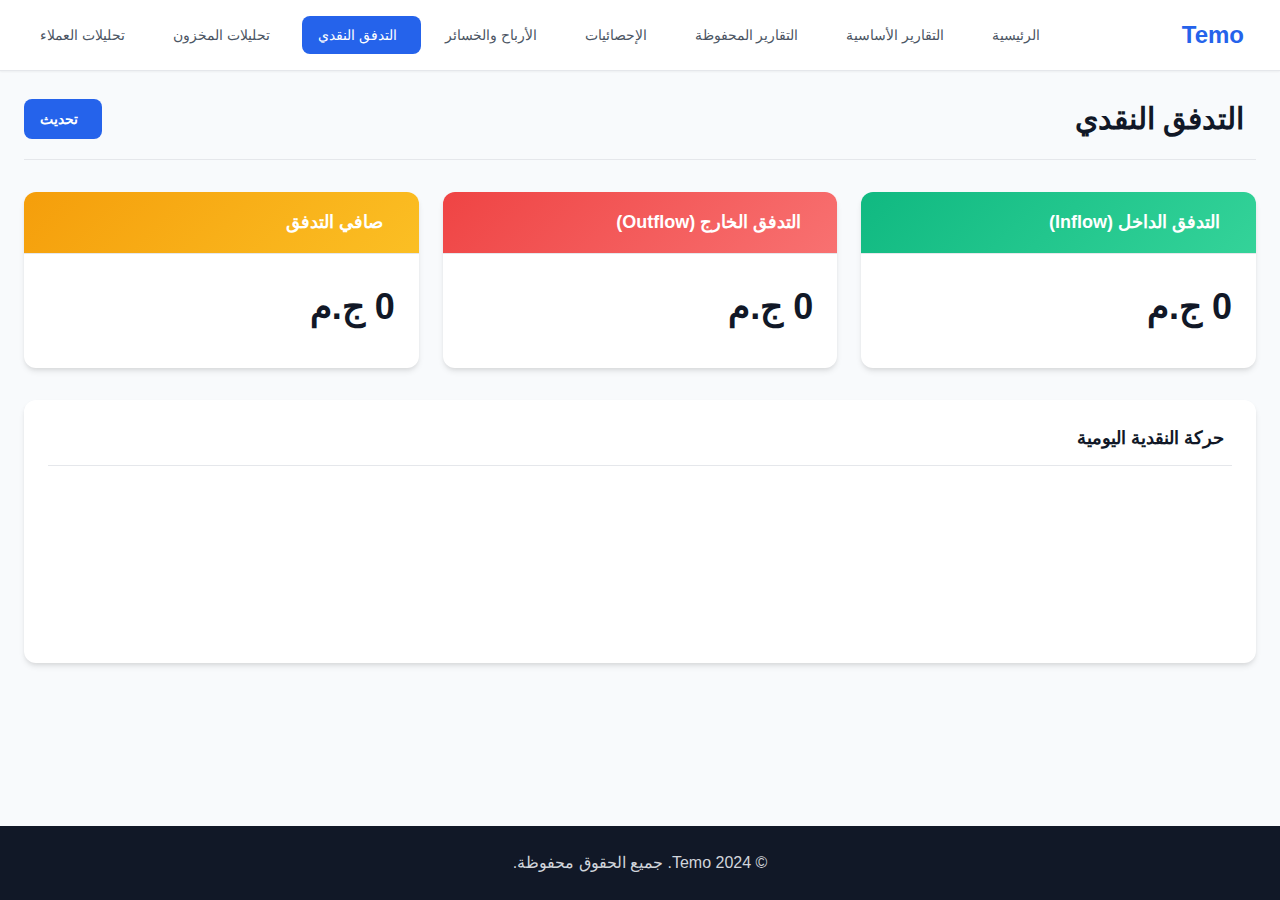
<file: cash-flow.html>
<!DOCTYPE html>
<html lang="ar" dir="rtl">

<head>
    <meta charset="UTF-8">
    <meta name="viewport" content="width=device-width, initial-scale=1.0">
    <title>التدفق النقدي - Temo</title>
    <link rel="stylesheet" href="styles-pro.css">
    <link href="https://fonts.googleapis.com/css2?family=Cairo:wght@300;400;500;600;700&display=swap" rel="stylesheet">
    <link rel="stylesheet" href="https://cdnjs.cloudflare.com/ajax/libs/font-awesome/6.0.0/css/all.min.css">
    <script src="https://cdn.jsdelivr.net/npm/chart.js"></script>
</head>

<body>
    <div class="container">
        <header class="header">
            <div class="logo">
                <i class="fas fa-utensils"></i>
                <h1>Temo</h1>
            </div>
            <nav class="nav">
                <a href="index.html" class="nav-link"><i class="fas fa-home"></i> الرئيسية</a>
                <a href="reports.html" class="nav-link"><i class="fas fa-file-alt"></i> التقارير الأساسية</a>
                <a href="saved-reports.html" class="nav-link"><i class="fas fa-save"></i> التقارير المحفوظة</a>
                <a href="statistics.html" class="nav-link"><i class="fas fa-chart-pie"></i> الإحصائيات</a>
                <a href="profit-loss.html" class="nav-link"><i class="fas fa-coins"></i> الأرباح والخسائر</a>
                <a href="cash-flow.html" class="nav-link active"><i class="fas fa-money-bill-wave"></i> التدفق
                    النقدي</a>
                <a href="inventory-reports.html" class="nav-link"><i class="fas fa-boxes"></i> تحليلات المخزون</a>
                <a href="customer-analytics.html" class="nav-link"><i class="fas fa-users"></i> تحليلات العملاء</a>
                <a href="settings.html" class="nav-link" id="settingsLink" style="display: none;"><i
                        class="fas fa-cog"></i> الإعدادات</a>
            </nav>
        </header>

        <main class="main">
            <div class="page-container">
                <div class="page-header">
                    <div class="page-title">
                        <i class="fas fa-money-bill-wave"></i>
                        <h2>التدفق النقدي</h2>
                    </div>
                    <div class="page-actions">
                        <button class="btn btn-primary" onclick="loadCashFlowData()">
                            <i class="fas fa-sync-alt"></i> تحديث
                        </button>
                    </div>
                </div>

                <!-- Summary Cards -->
                <div class="stats-overview">
                    <div class="overview-card revenue">
                        <div class="card-header">
                            <i class="fas fa-arrow-down"></i>
                            <h3>التدفق الداخل (Inflow)</h3>
                        </div>
                        <div class="card-content">
                            <div class="main-stat" id="cashIn">0 ج.م</div>
                        </div>
                    </div>

                    <div class="overview-card expenses">
                        <div class="card-header">
                            <i class="fas fa-arrow-up"></i>
                            <h3>التدفق الخارج (Outflow)</h3>
                        </div>
                        <div class="card-content">
                            <div class="main-stat" id="cashOut">0 ج.م</div>
                        </div>
                    </div>

                    <div class="overview-card profit">
                        <div class="card-header">
                            <i class="fas fa-wallet"></i>
                            <h3>صافي التدفق</h3>
                        </div>
                        <div class="card-content">
                            <div class="main-stat" id="netCashFlow">0 ج.م</div>
                        </div>
                    </div>
                </div>

                <div class="charts-grid">
                    <div class="chart-container" style="grid-column: span 2;">
                        <div class="chart-header">
                            <h3><i class="fas fa-chart-line"></i> حركة النقدية اليومية</h3>
                        </div>
                        <canvas id="cashFlowChart"></canvas>
                    </div>
                </div>
            </div>
        </main>

        <footer class="footer">
            <p>&copy; 2024 Temo. جميع الحقوق محفوظة.</p>
        </footer>
    </div>

    <!-- Firebase SDK -->
    <script src="https://www.gstatic.com/firebasejs/9.23.0/firebase-app-compat.js"></script>
    <script src="https://www.gstatic.com/firebasejs/9.23.0/firebase-auth-compat.js"></script>
    <script src="https://www.gstatic.com/firebasejs/9.23.0/firebase-firestore-compat.js"></script>

    <script src="cash-flow.js"></script>
    <script src="notifications.js"></script>
</body>

</html>
</file>
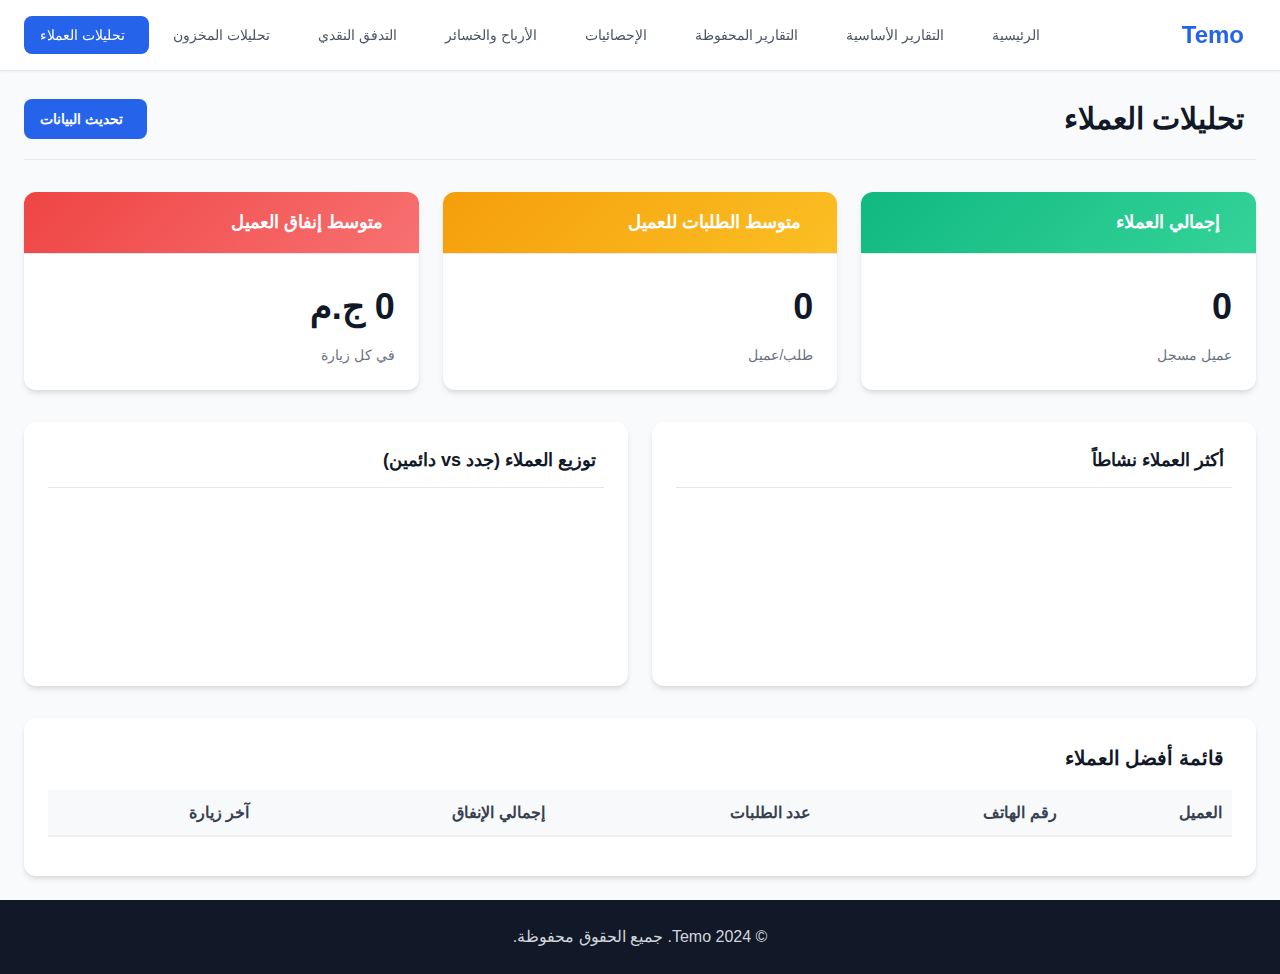
<file: customer-analytics.html>
<!DOCTYPE html>
<html lang="ar" dir="rtl">

<head>
    <meta charset="UTF-8">
    <meta name="viewport" content="width=device-width, initial-scale=1.0">
    <title>تحليلات العملاء - Temo</title>
    <link rel="stylesheet" href="styles-pro.css">
    <link href="https://fonts.googleapis.com/css2?family=Cairo:wght@300;400;500;600;700&display=swap" rel="stylesheet">
    <link rel="stylesheet" href="https://cdnjs.cloudflare.com/ajax/libs/font-awesome/6.0.0/css/all.min.css">
    <script src="https://cdn.jsdelivr.net/npm/chart.js"></script>
</head>

<body>
    <div class="container">
        <header class="header">
            <div class="logo">
                <i class="fas fa-utensils"></i>
                <h1>Temo</h1>
            </div>
            <nav class="nav">
                <a href="index.html" class="nav-link"><i class="fas fa-home"></i> الرئيسية</a>
                <a href="reports.html" class="nav-link"><i class="fas fa-file-alt"></i> التقارير الأساسية</a>
                <a href="saved-reports.html" class="nav-link"><i class="fas fa-save"></i> التقارير المحفوظة</a>
                <a href="statistics.html" class="nav-link"><i class="fas fa-chart-pie"></i> الإحصائيات</a>
                <a href="profit-loss.html" class="nav-link"><i class="fas fa-coins"></i> الأرباح والخسائر</a>
                <a href="cash-flow.html" class="nav-link"><i class="fas fa-money-bill-wave"></i> التدفق النقدي</a>
                <a href="inventory-reports.html" class="nav-link"><i class="fas fa-boxes"></i> تحليلات المخزون</a>
                <a href="customer-analytics.html" class="nav-link active"><i class="fas fa-users"></i> تحليلات
                    العملاء</a>
                <a href="settings.html" class="nav-link" id="settingsLink" style="display: none;"><i
                        class="fas fa-cog"></i> الإعدادات</a>
            </nav>
        </header>

        <main class="main">
            <div class="page-container">
                <div class="page-header">
                    <div class="page-title">
                        <i class="fas fa-users"></i>
                        <h2>تحليلات العملاء</h2>
                    </div>
                    <div class="page-actions">
                        <button class="btn btn-primary" onclick="refreshCustomerData()">
                            <i class="fas fa-sync-alt"></i> تحديث البيانات
                        </button>
                    </div>
                </div>

                <!-- Summary Cards -->
                <div class="stats-overview">
                    <div class="overview-card revenue">
                        <div class="card-header">
                            <i class="fas fa-user-plus"></i>
                            <h3>إجمالي العملاء</h3>
                        </div>
                        <div class="card-content">
                            <div class="main-stat" id="totalCustomers">0</div>
                            <div class="sub-stats">
                                <span class="period">عميل مسجل</span>
                            </div>
                        </div>
                    </div>

                    <div class="overview-card profit">
                        <div class="card-header">
                            <i class="fas fa-shopping-bag"></i>
                            <h3>متوسط الطلبات للعميل</h3>
                        </div>
                        <div class="card-content">
                            <div class="main-stat" id="avgOrdersPerCustomer">0</div>
                            <div class="sub-stats">
                                <span class="period">طلب/عميل</span>
                            </div>
                        </div>
                    </div>

                    <div class="overview-card expenses">
                        <div class="card-header">
                            <i class="fas fa-money-bill-wave"></i>
                            <h3>متوسط إنفاق العميل</h3>
                        </div>
                        <div class="card-content">
                            <div class="main-stat" id="avgSpendPerCustomer">0 ج.م</div>
                            <div class="sub-stats">
                                <span class="period">في كل زيارة</span>
                            </div>
                        </div>
                    </div>
                </div>

                <div class="charts-grid">
                    <div class="chart-container">
                        <div class="chart-header">
                            <h3><i class="fas fa-chart-bar"></i> أكثر العملاء نشاطاً</h3>
                        </div>
                        <canvas id="topCustomersChart"></canvas>
                    </div>

                    <div class="chart-container">
                        <div class="chart-header">
                            <h3><i class="fas fa-chart-pie"></i> توزيع العملاء (جدد vs دائمين)</h3>
                        </div>
                        <canvas id="customerRetentionChart"></canvas>
                    </div>
                </div>

                <div class="detailed-stats">
                    <div class="stats-section">
                        <h3><i class="fas fa-star"></i> قائمة أفضل العملاء</h3>
                        <div class="table-container">
                            <table class="sales-table">
                                <thead>
                                    <tr>
                                        <th>العميل</th>
                                        <th>رقم الهاتف</th>
                                        <th>عدد الطلبات</th>
                                        <th>إجمالي الإنفاق</th>
                                        <th>آخر زيارة</th>
                                    </tr>
                                </thead>
                                <tbody id="topCustomersTableBody">
                                    <!-- Populated by JS -->
                                </tbody>
                            </table>
                        </div>
                    </div>
                </div>
            </div>
        </main>

        <footer class="footer">
            <p>&copy; 2024 Temo. جميع الحقوق محفوظة.</p>
        </footer>
    </div>

    <!-- Firebase SDK -->
    <script src="https://www.gstatic.com/firebasejs/9.23.0/firebase-app-compat.js"></script>
    <script src="https://www.gstatic.com/firebasejs/9.23.0/firebase-auth-compat.js"></script>
    <script src="https://www.gstatic.com/firebasejs/9.23.0/firebase-firestore-compat.js"></script>

    <script src="customer-analytics.js"></script>
    <script src="notifications.js"></script>
</body>

</html>
</file>
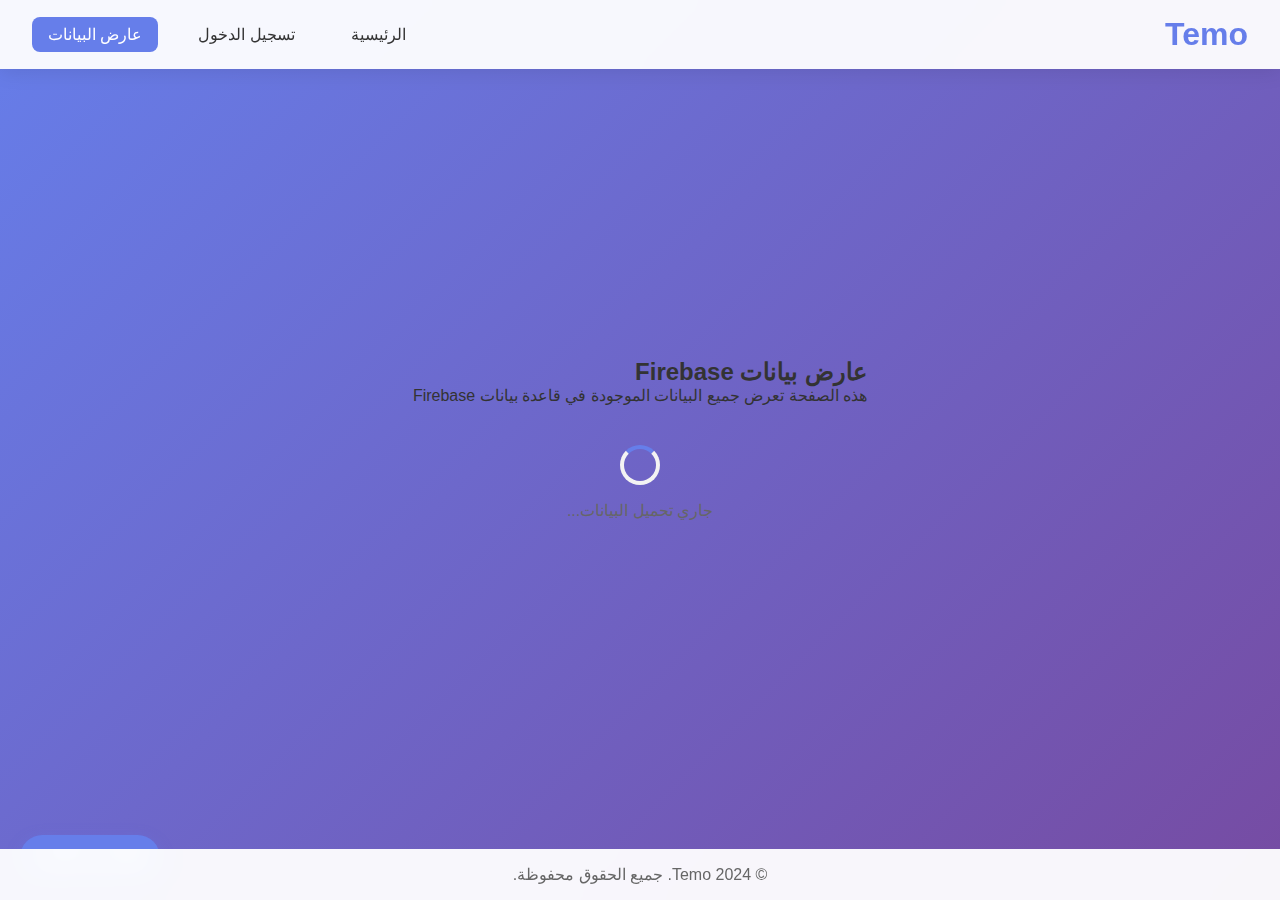
<file: data-viewer.html>
<!DOCTYPE html>
<html lang="ar" dir="rtl">
<head>
    <meta charset="UTF-8">
    <meta name="viewport" content="width=device-width, initial-scale=1.0">
    <title>عارض البيانات - Temo</title>
    <link rel="stylesheet" href="styles.css">
    <link href="https://fonts.googleapis.com/css2?family=Cairo:wght@300;400;600;700&display=swap" rel="stylesheet">
    <style>
        .data-container {
            max-width: 1200px;
            margin: 0 auto;
            padding: 20px;
        }
        .collection-card {
            background: white;
            margin: 20px 0;
            padding: 20px;
            border-radius: 10px;
            box-shadow: 0 2px 10px rgba(0,0,0,0.1);
        }
        .collection-header {
            display: flex;
            justify-content: space-between;
            align-items: center;
            margin-bottom: 15px;
            padding-bottom: 10px;
            border-bottom: 2px solid #eee;
        }
        .collection-name {
            font-size: 1.5rem;
            font-weight: 600;
            color: #333;
        }
        .collection-count {
            background: #667eea;
            color: white;
            padding: 5px 15px;
            border-radius: 20px;
            font-weight: 600;
        }
        .data-item {
            background: #f8f9fa;
            margin: 10px 0;
            padding: 15px;
            border-radius: 8px;
            border-right: 4px solid #667eea;
        }
        .data-item h4 {
            margin: 0 0 10px 0;
            color: #333;
        }
        .data-details {
            font-size: 0.9rem;
            color: #666;
            line-height: 1.6;
        }
        .refresh-btn {
            position: fixed;
            bottom: 20px;
            left: 20px;
            background: #667eea;
            color: white;
            border: none;
            padding: 15px 20px;
            border-radius: 50px;
            cursor: pointer;
            font-weight: 600;
            box-shadow: 0 4px 15px rgba(102, 126, 234, 0.3);
        }
        .refresh-btn:hover {
            background: #5a6fd8;
        }
        .loading {
            text-align: center;
            padding: 40px;
            color: #666;
        }
        .empty-state {
            text-align: center;
            padding: 40px;
            color: #999;
            font-style: italic;
        }
    </style>
</head>
<body>
    <div class="container">
        <header class="header">
            <div class="logo">
                <h1>Temo</h1>
            </div>
            <nav class="nav">
                <a href="index.html" class="nav-link">الرئيسية</a>
                <a href="login.html" class="nav-link">تسجيل الدخول</a>
                <a href="data-viewer.html" class="nav-link active">عارض البيانات</a>
            </nav>
        </header>

        <main class="main">
            <div class="data-container">
                <h2>عارض بيانات Firebase</h2>
                <p>هذه الصفحة تعرض جميع البيانات الموجودة في قاعدة بيانات Firebase</p>
                
                <div id="dataContainer">
                    <div class="loading">
                        <div class="spinner"></div>
                        <p>جاري تحميل البيانات...</p>
                    </div>
                </div>
            </div>
        </main>

        <button class="refresh-btn" onclick="loadAllData()">
            🔄 تحديث البيانات
        </button>

        <footer class="footer">
            <p>&copy; 2024 Temo. جميع الحقوق محفوظة.</p>
        </footer>
    </div>

    <!-- Firebase SDK -->
    <script src="https://www.gstatic.com/firebasejs/9.23.0/firebase-app-compat.js"></script>
    <script src="https://www.gstatic.com/firebasejs/9.23.0/firebase-auth-compat.js"></script>
    <script src="https://www.gstatic.com/firebasejs/9.23.0/firebase-firestore-compat.js"></script>

    <script>
        // Firebase Configuration
        const firebaseConfig = {
            apiKey: "AIzaSyAtCV2XfOJwLy050kHg5y_Oqy-9NfKyOlc",
            authDomain: "temo-a8e65.firebaseapp.com",
            projectId: "temo-a8e65",
            storageBucket: "temo-a8e65.firebasestorage.app",
            messagingSenderId: "897974034557",
            appId: "1:897974034557:web:fcb74ee2c9e9b73def1114",
            measurementId: "G-EVZ5JG42TS"
        };

        // Initialize Firebase
        firebase.initializeApp(firebaseConfig);
        const db = firebase.firestore();
        const dataContainer = document.getElementById('dataContainer');

        // Collections to check
        const collections = [
            { name: 'shifts', displayName: 'الشيفتات' },
            { name: 'sales_reports', displayName: 'تقارير المبيعات' },
            { name: 'comprehensive_reports', displayName: 'التقارير الشاملة' },
            { name: 'reports', displayName: 'التقارير العامة' },
            { name: 'expenses', displayName: 'المصاريف' },
            { name: 'users', displayName: 'المستخدمين' }
        ];

        async function loadAllData() {
            dataContainer.innerHTML = '<div class="loading"><div class="spinner"></div><p>جاري تحميل البيانات...</p></div>';
            
            let html = '';
            let totalItems = 0;

            for (const collection of collections) {
                try {
                    const snapshot = await db.collection(collection.name).orderBy(firebase.firestore.FieldPath.documentId()).get();
                    
                    html += `
                        <div class="collection-card">
                            <div class="collection-header">
                                <div class="collection-name">${collection.displayName}</div>
                                <div class="collection-count">${snapshot.size} عنصر</div>
                            </div>
                    `;

                    if (snapshot.size === 0) {
                        html += '<div class="empty-state">لا توجد بيانات في هذه المجموعة</div>';
                    } else {
                        totalItems += snapshot.size;
                        
                        snapshot.forEach((doc, index) => {
                            if (index < 5) { // Show only first 5 items
                                const data = doc.data();
                                html += `
                                    <div class="data-item">
                                        <h4>📄 ${doc.id}</h4>
                                        <div class="data-details">
                                            ${formatDataForDisplay(data)}
                                        </div>
                                    </div>
                                `;
                            }
                        });

                        if (snapshot.size > 5) {
                            html += `<div class="data-details" style="text-align: center; margin-top: 15px; font-style: italic;">... و ${snapshot.size - 5} عنصر آخر</div>`;
                        }
                    }

                    html += '</div>';
                } catch (error) {
                    html += `
                        <div class="collection-card">
                            <div class="collection-header">
                                <div class="collection-name">${collection.displayName}</div>
                                <div class="collection-count" style="background: #e74c3c;">خطأ</div>
                            </div>
                            <div class="empty-state">خطأ في تحميل البيانات: ${error.message}</div>
                        </div>
                    `;
                }
            }

            // Add summary
            html = `
                <div class="collection-card" style="background: linear-gradient(135deg, #667eea, #764ba2); color: white;">
                    <div class="collection-header" style="border-bottom-color: rgba(255,255,255,0.3);">
                        <div class="collection-name">📊 ملخص البيانات</div>
                        <div class="collection-count" style="background: rgba(255,255,255,0.2);">${totalItems} إجمالي</div>
                    </div>
                    <div style="padding: 10px 0;">
                        <p>إجمالي العناصر في جميع المجموعات: <strong>${totalItems}</strong></p>
                        <p>تم التحديث: ${new Date().toLocaleString('ar-EG')}</p>
                    </div>
                </div>
            ` + html;

            dataContainer.innerHTML = html;
        }

        function formatDataForDisplay(data) {
            let formatted = '';
            const maxFields = 5;
            let fieldCount = 0;

            for (const [key, value] of Object.entries(data)) {
                if (fieldCount >= maxFields) {
                    formatted += '<br><em>... والمزيد</em>';
                    break;
                }

                let displayValue = value;
                
                // Format different data types
                if (value && typeof value === 'object') {
                    if (value.toDate && typeof value.toDate === 'function') {
                        // Firestore Timestamp
                        displayValue = value.toDate().toLocaleString('ar-EG');
                    } else if (value.seconds) {
                        // Firestore Timestamp object
                        displayValue = new Date(value.seconds * 1000).toLocaleString('ar-EG');
                    } else {
                        displayValue = JSON.stringify(value).substring(0, 50) + '...';
                    }
                } else if (typeof value === 'string' && value.length > 50) {
                    displayValue = value.substring(0, 50) + '...';
                }

                formatted += `<strong>${key}:</strong> ${displayValue}<br>`;
                fieldCount++;
            }

            return formatted;
        }

        // Load data on page load
        window.addEventListener('load', loadAllData);
    </script>
</body>
</html>
</file>
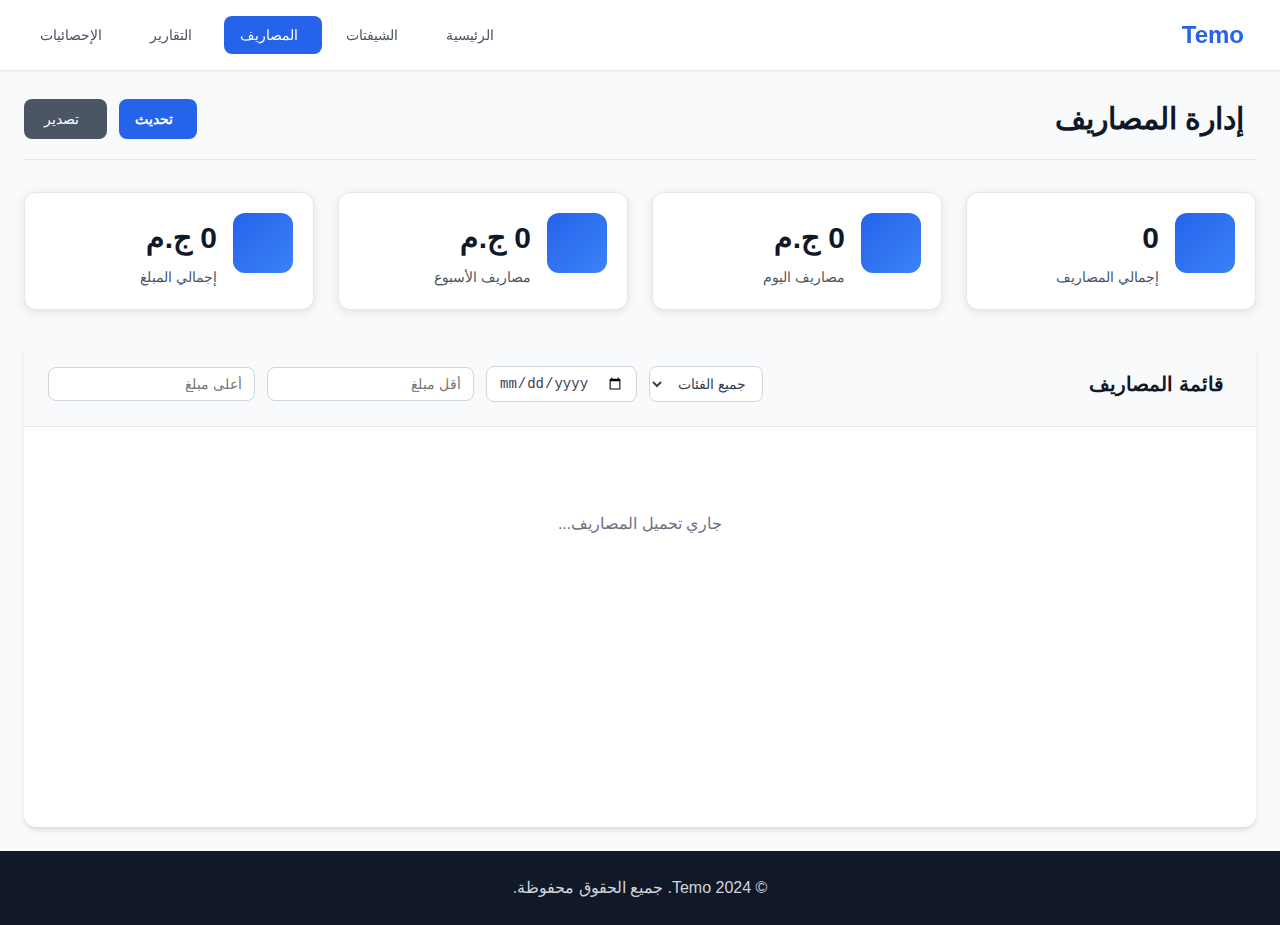
<file: expenses.html>
<!DOCTYPE html>
<html lang="ar" dir="rtl">
<head>
    <meta charset="UTF-8">
    <meta name="viewport" content="width=device-width, initial-scale=1.0">
    <title>المصاريف - Temo</title>
    <link rel="stylesheet" href="styles-pro.css">
    <link href="https://fonts.googleapis.com/css2?family=Cairo:wght@300;400;500;600;700&display=swap" rel="stylesheet">
    <link rel="stylesheet" href="https://cdnjs.cloudflare.com/ajax/libs/font-awesome/6.0.0/css/all.min.css">
</head>
<body>
    <div class="container">
        <header class="header">
            <div class="logo">
                <i class="fas fa-utensils"></i>
                <h1>Temo</h1>
            </div>
            <nav class="nav">
                <a href="index.html" class="nav-link"><i class="fas fa-home"></i> الرئيسية</a>
                <a href="shifts.html" class="nav-link"><i class="fas fa-clock"></i> الشيفتات</a>
                <a href="expenses.html" class="nav-link active"><i class="fas fa-receipt"></i> المصاريف</a>
                <a href="reports.html" class="nav-link"><i class="fas fa-chart-bar"></i> التقارير</a>
                <a href="statistics.html" class="nav-link"><i class="fas fa-analytics"></i> الإحصائيات</a>
                <a href="settings.html" class="nav-link" id="settingsLink" style="display: none;"><i class="fas fa-cog"></i> الإعدادات</a>
                <button id="logoutBtn" class="logout-btn" style="display: none;"><i class="fas fa-sign-out-alt"></i> خروج</button>
            </nav>
        </header>

        <main class="main">
            <div class="page-container">
                <div class="page-header">
                    <div class="page-title">
                        <i class="fas fa-receipt"></i>
                        <h2>إدارة المصاريف</h2>
                    </div>
                    <div class="page-actions">
                        <button class="btn btn-primary" onclick="refreshData()">
                            <i class="fas fa-sync-alt"></i> تحديث
                        </button>
                        <button class="btn btn-secondary" onclick="exportData()">
                            <i class="fas fa-download"></i> تصدير
                        </button>
                    </div>
                </div>

                <div class="stats-cards">
                    <div class="stat-card">
                        <div class="stat-icon">
                            <i class="fas fa-receipt"></i>
                        </div>
                        <div class="stat-content">
                            <h3 id="totalExpenses">0</h3>
                            <p>إجمالي المصاريف</p>
                        </div>
                    </div>
                    <div class="stat-card">
                        <div class="stat-icon">
                            <i class="fas fa-calendar-day"></i>
                        </div>
                        <div class="stat-content">
                            <h3 id="todayExpenses">0 ج.م</h3>
                            <p>مصاريف اليوم</p>
                        </div>
                    </div>
                    <div class="stat-card">
                        <div class="stat-icon">
                            <i class="fas fa-calendar-week"></i>
                        </div>
                        <div class="stat-content">
                            <h3 id="weekExpenses">0 ج.م</h3>
                            <p>مصاريف الأسبوع</p>
                        </div>
                    </div>
                    <div class="stat-card">
                        <div class="stat-icon">
                            <i class="fas fa-money-bill-wave"></i>
                        </div>
                        <div class="stat-content">
                            <h3 id="totalAmount">0 ج.م</h3>
                            <p>إجمالي المبلغ</p>
                        </div>
                    </div>
                </div>

                <div class="data-section">
                    <div class="section-header">
                        <h3><i class="fas fa-list"></i> قائمة المصاريف</h3>
                        <div class="filters">
                            <select id="categoryFilter" class="filter-select">
                                <option value="">جميع الفئات</option>
                                <option value="food">مواد غذائية</option>
                                <option value="utilities">مرافق</option>
                                <option value="maintenance">صيانة</option>
                                <option value="salaries">رواتب</option>
                                <option value="other">أخرى</option>
                            </select>
                            <input type="date" id="dateFilter" class="filter-input">
                            <input type="number" id="minAmount" class="filter-input" placeholder="أقل مبلغ">
                            <input type="number" id="maxAmount" class="filter-input" placeholder="أعلى مبلغ">
                        </div>
                    </div>

                    <div id="expensesContainer" class="data-container">
                        <div class="loading-state">
                            <i class="fas fa-spinner fa-spin"></i>
                            <p>جاري تحميل المصاريف...</p>
                        </div>
                    </div>
                </div>
            </div>
        </main>

        <footer class="footer">
            <p>&copy; 2024 Temo. جميع الحقوق محفوظة.</p>
        </footer>
    </div>

    <!-- Firebase SDK -->
    <script src="https://www.gstatic.com/firebasejs/9.23.0/firebase-app-compat.js"></script>
    <script src="https://www.gstatic.com/firebasejs/9.23.0/firebase-auth-compat.js"></script>
    <script src="https://www.gstatic.com/firebasejs/9.23.0/firebase-firestore-compat.js"></script>
    
    <script src="expenses-page.js"></script>
    <script src="notifications.js"></script>
    <script src="advanced-notifications.js"></script>
</body>
</html>
</file>
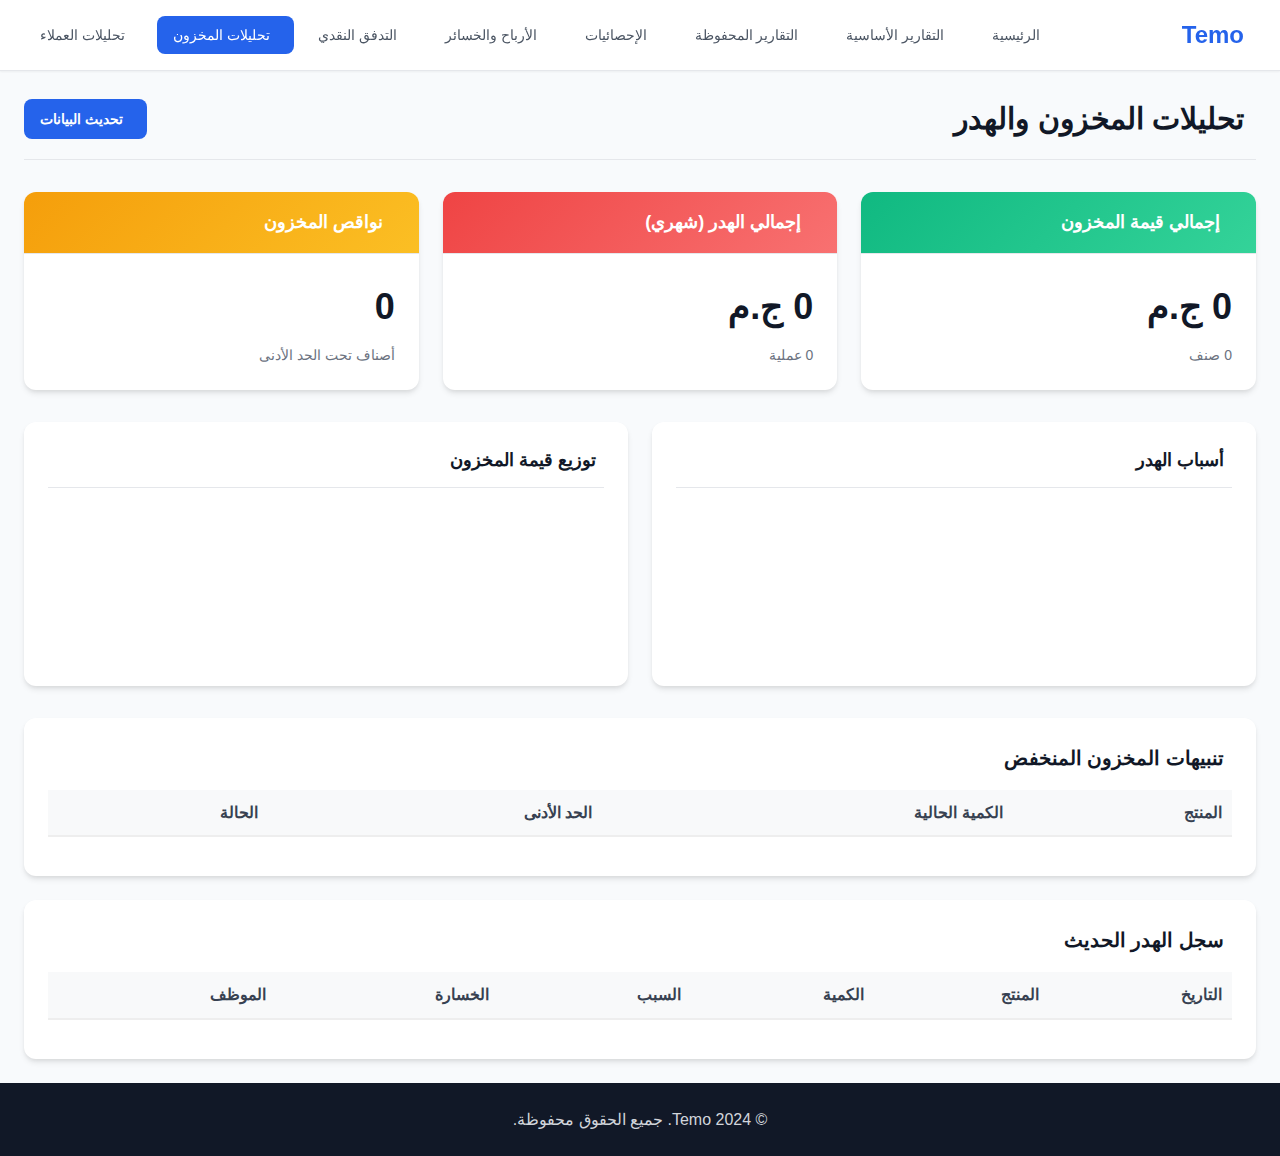
<file: inventory-reports.html>
<!DOCTYPE html>
<html lang="ar" dir="rtl">

<head>
    <meta charset="UTF-8">
    <meta name="viewport" content="width=device-width, initial-scale=1.0">
    <title>تحليلات المخزون - Temo</title>
    <link rel="stylesheet" href="styles-pro.css">
    <link href="https://fonts.googleapis.com/css2?family=Cairo:wght@300;400;500;600;700&display=swap" rel="stylesheet">
    <link rel="stylesheet" href="https://cdnjs.cloudflare.com/ajax/libs/font-awesome/6.0.0/css/all.min.css">
    <script src="https://cdn.jsdelivr.net/npm/chart.js"></script>
</head>

<body>
    <div class="container">
        <header class="header">
            <div class="logo">
                <i class="fas fa-utensils"></i>
                <h1>Temo</h1>
            </div>
            <nav class="nav">
                <a href="index.html" class="nav-link"><i class="fas fa-home"></i> الرئيسية</a>
                <a href="reports.html" class="nav-link"><i class="fas fa-file-alt"></i> التقارير الأساسية</a>
                <a href="saved-reports.html" class="nav-link"><i class="fas fa-save"></i> التقارير المحفوظة</a>
                <a href="statistics.html" class="nav-link"><i class="fas fa-chart-pie"></i> الإحصائيات</a>
                <a href="profit-loss.html" class="nav-link"><i class="fas fa-coins"></i> الأرباح والخسائر</a>
                <a href="cash-flow.html" class="nav-link"><i class="fas fa-money-bill-wave"></i> التدفق النقدي</a>
                <a href="inventory-reports.html" class="nav-link active"><i class="fas fa-boxes"></i> تحليلات
                    المخزون</a>
                <a href="customer-analytics.html" class="nav-link"><i class="fas fa-users"></i> تحليلات العملاء</a>
                <a href="settings.html" class="nav-link" id="settingsLink" style="display: none;"><i
                        class="fas fa-cog"></i> الإعدادات</a>
            </nav>
        </header>

        <main class="main">
            <div class="page-container">
                <div class="page-header">
                    <div class="page-title">
                        <i class="fas fa-boxes"></i>
                        <h2>تحليلات المخزون والهدر</h2>
                    </div>
                    <div class="page-actions">
                        <button class="btn btn-primary" onclick="refreshInventoryData()">
                            <i class="fas fa-sync-alt"></i> تحديث البيانات
                        </button>
                    </div>
                </div>

                <!-- Summary Cards -->
                <div class="stats-overview">
                    <div class="overview-card revenue">
                        <div class="card-header">
                            <i class="fas fa-box-open"></i>
                            <h3>إجمالي قيمة المخزون</h3>
                        </div>
                        <div class="card-content">
                            <div class="main-stat" id="totalInventoryValue">0 ج.م</div>
                            <div class="sub-stats">
                                <span class="period" id="totalItemsCount">0 صنف</span>
                            </div>
                        </div>
                    </div>

                    <div class="overview-card expenses">
                        <div class="card-header">
                            <i class="fas fa-trash-alt"></i>
                            <h3>إجمالي الهدر (شهري)</h3>
                        </div>
                        <div class="card-content">
                            <div class="main-stat" id="totalWastageValue">0 ج.م</div>
                            <div class="sub-stats">
                                <span class="period" id="wastageCount">0 عملية</span>
                            </div>
                        </div>
                    </div>

                    <div class="overview-card profit">
                        <div class="card-header">
                            <i class="fas fa-exclamation-triangle"></i>
                            <h3>نواقص المخزون</h3>
                        </div>
                        <div class="card-content">
                            <div class="main-stat" id="lowStockCount">0</div>
                            <div class="sub-stats">
                                <span class="period">أصناف تحت الحد الأدنى</span>
                            </div>
                        </div>
                    </div>
                </div>

                <div class="charts-grid">
                    <div class="chart-container">
                        <div class="chart-header">
                            <h3><i class="fas fa-chart-bar"></i> أسباب الهدر</h3>
                        </div>
                        <canvas id="wastageReasonsChart"></canvas>
                    </div>

                    <div class="chart-container">
                        <div class="chart-header">
                            <h3><i class="fas fa-chart-pie"></i> توزيع قيمة المخزون</h3>
                        </div>
                        <canvas id="inventoryDistributionChart"></canvas>
                    </div>
                </div>

                <div class="detailed-stats">
                    <!-- Low Stock Alerts -->
                    <div class="stats-section">
                        <h3><i class="fas fa-exclamation-circle"></i> تنبيهات المخزون المنخفض</h3>
                        <div class="table-container">
                            <table class="sales-table">
                                <thead>
                                    <tr>
                                        <th>المنتج</th>
                                        <th>الكمية الحالية</th>
                                        <th>الحد الأدنى</th>
                                        <th>الحالة</th>
                                    </tr>
                                </thead>
                                <tbody id="lowStockTableBody">
                                    <!-- Populated by JS -->
                                </tbody>
                            </table>
                        </div>
                    </div>

                    <!-- Recent Wastage -->
                    <div class="stats-section">
                        <h3><i class="fas fa-history"></i> سجل الهدر الحديث</h3>
                        <div class="table-container">
                            <table class="sales-table">
                                <thead>
                                    <tr>
                                        <th>التاريخ</th>
                                        <th>المنتج</th>
                                        <th>الكمية</th>
                                        <th>السبب</th>
                                        <th>الخسارة</th>
                                        <th>الموظف</th>
                                    </tr>
                                </thead>
                                <tbody id="wastageTableBody">
                                    <!-- Populated by JS -->
                                </tbody>
                            </table>
                        </div>
                    </div>
                </div>
            </div>
        </main>

        <footer class="footer">
            <p>&copy; 2024 Temo. جميع الحقوق محفوظة.</p>
        </footer>
    </div>

    <!-- Firebase SDK -->
    <script src="https://www.gstatic.com/firebasejs/9.23.0/firebase-app-compat.js"></script>
    <script src="https://www.gstatic.com/firebasejs/9.23.0/firebase-auth-compat.js"></script>
    <script src="https://www.gstatic.com/firebasejs/9.23.0/firebase-firestore-compat.js"></script>

    <script src="inventory-reports.js"></script>
    <script src="notifications.js"></script>
</body>

</html>
</file>
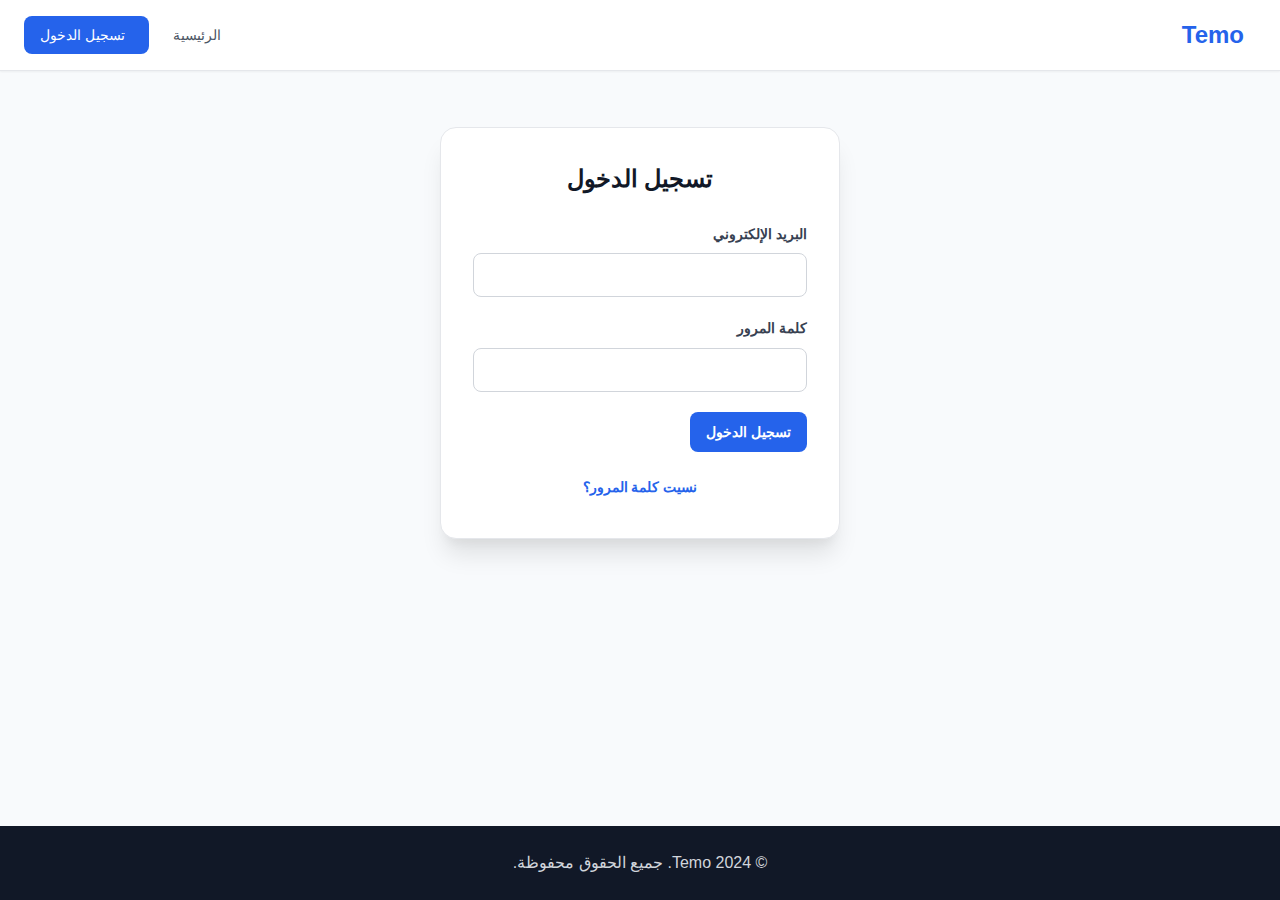
<file: login.html>
<!DOCTYPE html>
<html lang="ar" dir="rtl">
<head>
    <meta charset="UTF-8">
    <meta name="viewport" content="width=device-width, initial-scale=1.0">
    <title>Temo - تسجيل الدخول</title>
    <link rel="stylesheet" href="styles-pro.css">
    <link href="https://fonts.googleapis.com/css2?family=Cairo:wght@300;400;500;600;700&display=swap" rel="stylesheet">
    <link rel="stylesheet" href="https://cdnjs.cloudflare.com/ajax/libs/font-awesome/6.0.0/css/all.min.css">
</head>
<body>
    <div class="container">
        <header class="header">
            <div class="logo">
                <i class="fas fa-utensils"></i>
                <h1>Temo</h1>
            </div>
            <nav class="nav">
                <a href="index.html" class="nav-link"><i class="fas fa-home"></i> الرئيسية</a>
                <a href="login.html" class="nav-link active"><i class="fas fa-sign-in-alt"></i> تسجيل الدخول</a>
            </nav>
        </header>

        <main class="main">
            <div class="auth-container">
                <div class="auth-card">
                    <h2>تسجيل الدخول</h2>
                    
                    <div id="loginForm" class="form-section">
                        <form id="loginFormElement">
                            <div class="form-group">
                                <label for="loginEmail">البريد الإلكتروني</label>
                                <input type="email" id="loginEmail" required>
                            </div>
                            <div class="form-group">
                                <label for="loginPassword">كلمة المرور</label>
                                <input type="password" id="loginPassword" required>
                            </div>
                            <button type="submit" class="btn btn-primary">تسجيل الدخول</button>
                        </form>
                        
                        <div class="auth-switch">
                            <p><a href="#" id="showReset">نسيت كلمة المرور؟</a></p>
                        </div>
                    </div>

                    <div id="resetForm" class="form-section" style="display: none;">
                        <h3>إعادة تعيين كلمة المرور</h3>
                        <form id="resetFormElement">
                            <div class="form-group">
                                <label for="resetEmail">البريد الإلكتروني</label>
                                <input type="email" id="resetEmail" required>
                            </div>
                            <button type="submit" class="btn btn-primary">إرسال رابط الإعادة</button>
                        </form>
                        
                        <div class="auth-switch">
                            <p><a href="#" id="backToLogin">العودة لتسجيل الدخول</a></p>
                        </div>
                    </div>

                    <div id="message" class="message"></div>
                    <div id="loading" class="loading" style="display: none;">
                        <div class="spinner"></div>
                        <p>جاري المعالجة...</p>
                    </div>
                </div>
            </div>
        </main>

        <footer class="footer">
            <p>&copy; 2024 Temo. جميع الحقوق محفوظة.</p>
        </footer>
    </div>

    <!-- Firebase SDK -->
    <script src="https://www.gstatic.com/firebasejs/9.23.0/firebase-app-compat.js"></script>
    <script src="https://www.gstatic.com/firebasejs/9.23.0/firebase-auth-compat.js"></script>
    <script src="https://www.gstatic.com/firebasejs/9.23.0/firebase-firestore-compat.js"></script>
    
    <script src="auth-compat.js"></script>
</body>
</html>
</file>
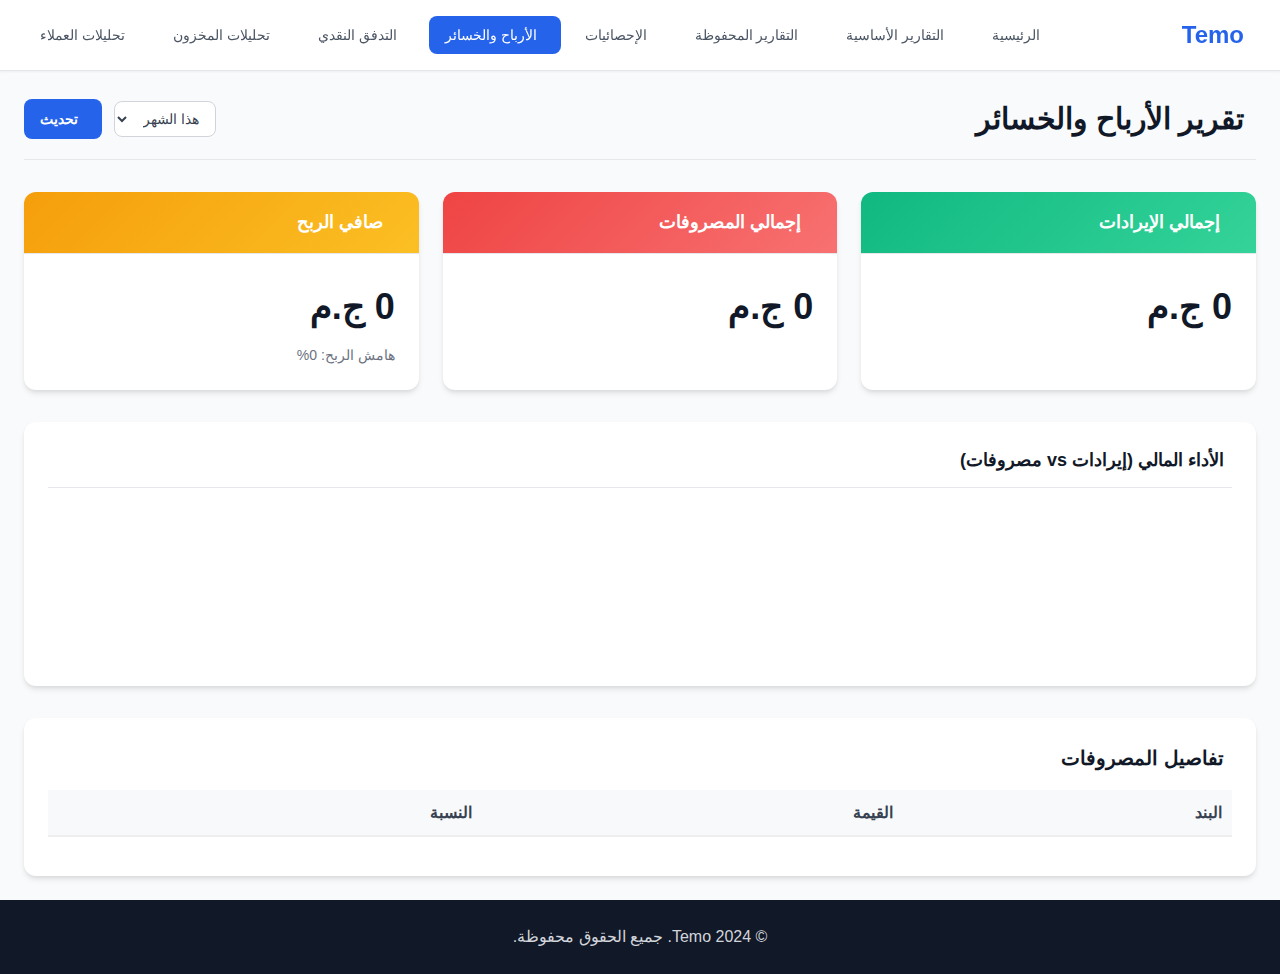
<file: profit-loss.html>
<!DOCTYPE html>
<html lang="ar" dir="rtl">

<head>
    <meta charset="UTF-8">
    <meta name="viewport" content="width=device-width, initial-scale=1.0">
    <title>الأرباح والخسائر - Temo</title>
    <link rel="stylesheet" href="styles-pro.css">
    <link href="https://fonts.googleapis.com/css2?family=Cairo:wght@300;400;500;600;700&display=swap" rel="stylesheet">
    <link rel="stylesheet" href="https://cdnjs.cloudflare.com/ajax/libs/font-awesome/6.0.0/css/all.min.css">
    <script src="https://cdn.jsdelivr.net/npm/chart.js"></script>
</head>

<body>
    <div class="container">
        <header class="header">
            <div class="logo">
                <i class="fas fa-utensils"></i>
                <h1>Temo</h1>
            </div>
            <nav class="nav">
                <a href="index.html" class="nav-link"><i class="fas fa-home"></i> الرئيسية</a>
                <a href="reports.html" class="nav-link"><i class="fas fa-file-alt"></i> التقارير الأساسية</a>
                <a href="saved-reports.html" class="nav-link"><i class="fas fa-save"></i> التقارير المحفوظة</a>
                <a href="statistics.html" class="nav-link"><i class="fas fa-chart-pie"></i> الإحصائيات</a>
                <a href="profit-loss.html" class="nav-link active"><i class="fas fa-coins"></i> الأرباح والخسائر</a>
                <a href="cash-flow.html" class="nav-link"><i class="fas fa-money-bill-wave"></i> التدفق النقدي</a>
                <a href="inventory-reports.html" class="nav-link"><i class="fas fa-boxes"></i> تحليلات المخزون</a>
                <a href="customer-analytics.html" class="nav-link"><i class="fas fa-users"></i> تحليلات العملاء</a>
                <a href="settings.html" class="nav-link" id="settingsLink" style="display: none;"><i
                        class="fas fa-cog"></i> الإعدادات</a>
            </nav>
        </header>

        <main class="main">
            <div class="page-container">
                <div class="page-header">
                    <div class="page-title">
                        <i class="fas fa-coins"></i>
                        <h2>تقرير الأرباح والخسائر</h2>
                    </div>
                    <div class="page-actions">
                        <select id="periodFilter" class="filter-select" onchange="loadPnLData()">
                            <option value="month">هذا الشهر</option>
                            <option value="year">هذا العام</option>
                            <option value="all">الكل</option>
                        </select>
                        <button class="btn btn-primary" onclick="loadPnLData()">
                            <i class="fas fa-sync-alt"></i> تحديث
                        </button>
                    </div>
                </div>

                <!-- Summary Cards -->
                <div class="stats-overview">
                    <div class="overview-card revenue">
                        <div class="card-header">
                            <i class="fas fa-arrow-up"></i>
                            <h3>إجمالي الإيرادات</h3>
                        </div>
                        <div class="card-content">
                            <div class="main-stat" id="totalRevenue">0 ج.م</div>
                        </div>
                    </div>

                    <div class="overview-card expenses">
                        <div class="card-header">
                            <i class="fas fa-arrow-down"></i>
                            <h3>إجمالي المصروفات</h3>
                        </div>
                        <div class="card-content">
                            <div class="main-stat" id="totalExpenses">0 ج.م</div>
                        </div>
                    </div>

                    <div class="overview-card profit">
                        <div class="card-header">
                            <i class="fas fa-balance-scale"></i>
                            <h3>صافي الربح</h3>
                        </div>
                        <div class="card-content">
                            <div class="main-stat" id="netProfit">0 ج.م</div>
                            <div class="sub-stats">
                                <span class="period" id="profitMargin">هامش الربح: 0%</span>
                            </div>
                        </div>
                    </div>
                </div>

                <div class="charts-grid">
                    <div class="chart-container" style="grid-column: span 2;">
                        <div class="chart-header">
                            <h3><i class="fas fa-chart-line"></i> الأداء المالي (إيرادات vs مصروفات)</h3>
                        </div>
                        <canvas id="pnlChart"></canvas>
                    </div>
                </div>

                <div class="detailed-stats">
                    <div class="stats-section">
                        <h3><i class="fas fa-list"></i> تفاصيل المصروفات</h3>
                        <div class="table-container">
                            <table class="sales-table">
                                <thead>
                                    <tr>
                                        <th>البند</th>
                                        <th>القيمة</th>
                                        <th>النسبة</th>
                                    </tr>
                                </thead>
                                <tbody id="expensesTableBody">
                                    <!-- Populated by JS -->
                                </tbody>
                            </table>
                        </div>
                    </div>
                </div>
            </div>
        </main>

        <footer class="footer">
            <p>&copy; 2024 Temo. جميع الحقوق محفوظة.</p>
        </footer>
    </div>

    <!-- Firebase SDK -->
    <script src="https://www.gstatic.com/firebasejs/9.23.0/firebase-app-compat.js"></script>
    <script src="https://www.gstatic.com/firebasejs/9.23.0/firebase-auth-compat.js"></script>
    <script src="https://www.gstatic.com/firebasejs/9.23.0/firebase-firestore-compat.js"></script>

    <script src="profit-loss.js"></script>
    <script src="notifications.js"></script>
</body>

</html>
</file>
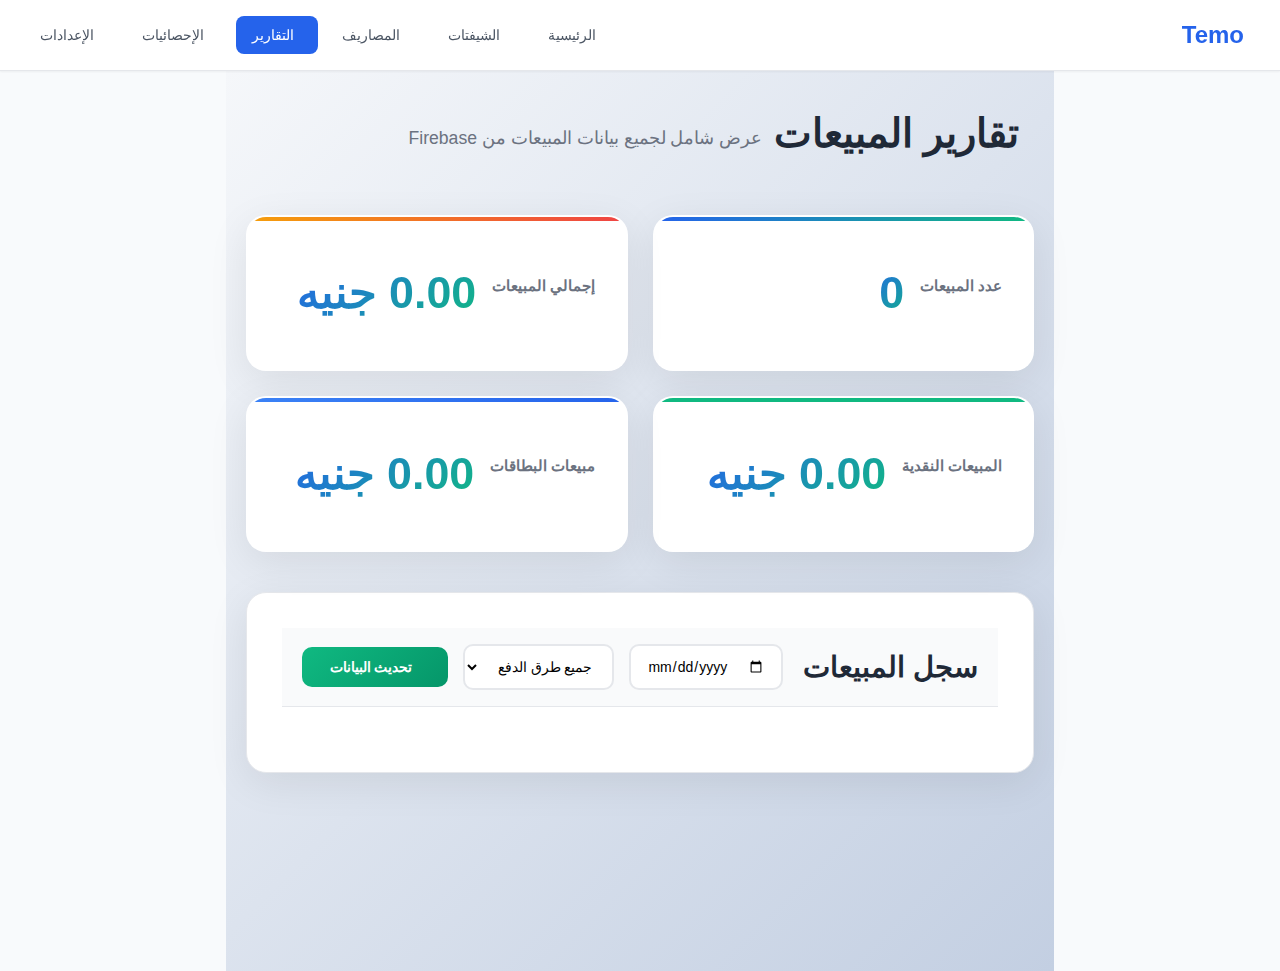
<file: reports.html>
<!DOCTYPE html>
<html lang="ar" dir="rtl">
<head>
    <meta charset="UTF-8">
    <meta name="viewport" content="width=device-width, initial-scale=1.0">
    <title>Temo - تقارير المبيعات</title>
    <link rel="stylesheet" href="styles-pro.css">
    <link href="https://fonts.googleapis.com/css2?family=Cairo:wght@300;400;500;600;700&display=swap" rel="stylesheet">
    <link rel="stylesheet" href="https://cdnjs.cloudflare.com/ajax/libs/font-awesome/6.0.0/css/all.min.css">
    <style>
        /* متغيرات الألوان */
        :root {
            --primary: #2563eb;
            --primary-dark: #1d4ed8;
            --success: #10b981;
            --success-dark: #059669;
            --warning: #f59e0b;
            --danger: #ef4444;
            --light: #f8fafc;
            --border: #e5e7eb;
            --text-dark: #1f2937;
            --text-light: #6b7280;
        }

        .reports-container {
            max-width: 1400px;
            margin: 0 auto;
            padding: 30px 20px;
            background: linear-gradient(135deg, #f5f7fa 0%, #c3cfe2 100%);
            min-height: 100vh;
        }

        /* عنوان الصفحة */
        .page-title {
            margin-bottom: 40px;
            text-align: center;
        }

        .page-title h1 {
            font-size: 2.5rem;
            color: var(--text-dark);
            margin: 0 0 10px 0;
            font-weight: 700;
            display: flex;
            align-items: center;
            justify-content: center;
            gap: 15px;
        }

        .page-title p {
            color: var(--text-light);
            font-size: 1.1rem;
            margin: 0;
        }

        /* شبكة الإحصائيات */
        .stats-grid {
            display: grid;
            grid-template-columns: repeat(auto-fit, minmax(280px, 1fr));
            gap: 25px;
            margin-bottom: 40px;
        }

        .stat-card {
            background: white;
            border-radius: 20px;
            padding: 30px;
            text-align: center;
            box-shadow: 0 10px 40px rgba(0, 0, 0, 0.08);
            transition: all 0.3s cubic-bezier(0.4, 0, 0.2, 1);
            border: 2px solid transparent;
            position: relative;
            overflow: hidden;
        }

        .stat-card::before {
            content: '';
            position: absolute;
            top: 0;
            left: 0;
            right: 0;
            height: 4px;
            background: linear-gradient(90deg, var(--primary), var(--success));
        }

        .stat-card:nth-child(2)::before {
            background: linear-gradient(90deg, var(--warning), var(--danger));
        }

        .stat-card:nth-child(3)::before {
            background: linear-gradient(90deg, var(--success), #10b981);
        }

        .stat-card:nth-child(4)::before {
            background: linear-gradient(90deg, #3b82f6, var(--primary));
        }

        .stat-card:hover {
            transform: translateY(-10px);
            box-shadow: 0 20px 50px rgba(0, 0, 0, 0.15);
            border-color: var(--primary);
        }

        .stat-card h3 {
            margin: 0 0 15px 0;
            font-size: 0.95rem;
            color: var(--text-light);
            font-weight: 600;
            text-transform: uppercase;
            letter-spacing: 0.5px;
        }

        .stat-card .value {
            font-size: 2.8rem;
            font-weight: 800;
            background: linear-gradient(135deg, var(--primary), var(--success));
            -webkit-background-clip: text;
            -webkit-text-fill-color: transparent;
            background-clip: text;
            margin: 10px 0;
        }

        /* جدول التقارير */
        .reports-table {
            background: white;
            border-radius: 20px;
            padding: 35px;
            box-shadow: 0 10px 40px rgba(0, 0, 0, 0.08);
            margin-bottom: 40px;
            border: 1px solid var(--border);
        }

        .table-header {
            display: flex;
            justify-content: space-between;
            align-items: center;
            margin-bottom: 30px;
            flex-wrap: wrap;
            gap: 20px;
        }

        .table-header h2 {
            margin: 0;
            color: var(--text-dark);
            font-size: 1.8rem;
            font-weight: 700;
            display: flex;
            align-items: center;
            gap: 10px;
        }

        .filter-controls {
            display: flex;
            gap: 15px;
            flex-wrap: wrap;
            align-items: center;
        }

        .filter-controls input,
        .filter-controls select {
            padding: 12px 16px;
            border: 2px solid var(--border);
            border-radius: 10px;
            font-size: 14px;
            font-family: inherit;
            transition: all 0.3s;
            background: white;
        }

        .filter-controls input:focus,
        .filter-controls select:focus {
            outline: none;
            border-color: var(--primary);
            box-shadow: 0 0 0 3px rgba(37, 99, 235, 0.1);
        }

        .refresh-btn {
            background: linear-gradient(135deg, var(--success), var(--success-dark));
            color: white;
            border: none;
            padding: 12px 28px;
            border-radius: 10px;
            cursor: pointer;
            font-weight: 600;
            transition: all 0.3s;
            display: flex;
            align-items: center;
            gap: 8px;
            font-size: 14px;
        }

        .refresh-btn:hover {
            transform: translateY(-2px);
            box-shadow: 0 8px 20px rgba(16, 185, 129, 0.3);
        }

        .refresh-btn:active {
            transform: translateY(0);
        }

        /* جدول المبيعات */
        .sales-table {
            width: 100%;
            border-collapse: collapse;
            margin-top: 20px;
        }

        .sales-table th {
            background: linear-gradient(135deg, #f8fafc, #f0f4f8);
            padding: 16px 12px;
            text-align: right;
            font-weight: 700;
            color: var(--text-dark);
            border-bottom: 2px solid var(--primary);
            font-size: 0.95rem;
            text-transform: uppercase;
            letter-spacing: 0.5px;
        }

        .sales-table td {
            padding: 16px 12px;
            text-align: right;
            border-bottom: 1px solid var(--border);
            color: var(--text-dark);
        }

        .sales-table tbody tr {
            transition: all 0.3s;
        }

        .sales-table tbody tr:hover {
            background: linear-gradient(90deg, rgba(37, 99, 235, 0.05), transparent);
            box-shadow: inset 0 0 10px rgba(37, 99, 235, 0.05);
        }

        .sales-table tbody tr:last-child td {
            border-bottom: none;
        }

        /* الشارات */
        .payment-badge {
            display: inline-block;
            padding: 6px 14px;
            border-radius: 20px;
            font-size: 12px;
            font-weight: 600;
            text-transform: uppercase;
            letter-spacing: 0.5px;
        }

        .payment-cash {
            background: linear-gradient(135deg, #dcfce7, #bbf7d0);
            color: #166534;
            border: 1px solid #86efac;
        }

        .payment-card {
            background: linear-gradient(135deg, #dbeafe, #bfdbfe);
            color: #1e40af;
            border: 1px solid #93c5fd;
        }

        /* حالات التحميل والخطأ */
        .loading {
            text-align: center;
            padding: 60px 20px;
            color: var(--text-light);
        }

        .loading i {
            font-size: 3rem;
            margin-bottom: 20px;
            color: var(--primary);
            animation: spin 2s linear infinite;
        }

        @keyframes spin {
            from { transform: rotate(0deg); }
            to { transform: rotate(360deg); }
        }

        .no-data {
            text-align: center;
            padding: 60px 20px;
            color: var(--text-light);
        }

        .no-data i {
            font-size: 3rem;
            margin-bottom: 20px;
            opacity: 0.5;
        }

        .error-message {
            background: linear-gradient(135deg, #fee2e2, #fecaca);
            color: #991b1b;
            padding: 20px;
            border-radius: 12px;
            margin: 20px 0;
            text-align: center;
            border-left: 4px solid var(--danger);
            font-weight: 500;
        }

        /* شبكة التحليلات */
        .analytics-grid {
            display: grid;
            grid-template-columns: repeat(auto-fit, minmax(350px, 1fr));
            gap: 25px;
            margin-bottom: 30px;
        }

        .analytics-card {
            background: white;
            border-radius: 20px;
            padding: 30px;
            box-shadow: 0 10px 40px rgba(0, 0, 0, 0.08);
            border: 1px solid var(--border);
            transition: all 0.3s;
        }

        .analytics-card:hover {
            transform: translateY(-5px);
            box-shadow: 0 15px 50px rgba(0, 0, 0, 0.12);
        }

        .analytics-card h3 {
            margin: 0 0 20px 0;
            color: var(--text-dark);
            font-size: 1.3rem;
            font-weight: 700;
            display: flex;
            align-items: center;
            gap: 10px;
            padding-bottom: 15px;
            border-bottom: 2px solid var(--primary);
        }

        .analytics-card h3 i {
            color: var(--primary);
            font-size: 1.5rem;
        }

        .top-products-list {
            list-style: none;
            padding: 0;
            margin: 0;
        }

        .top-products-list li {
            display: flex;
            justify-content: space-between;
            align-items: center;
            padding: 14px 0;
            border-bottom: 1px solid var(--border);
            transition: all 0.3s;
        }

        .top-products-list li:hover {
            padding-right: 10px;
            color: var(--primary);
        }

        .top-products-list li:last-child {
            border-bottom: none;
        }

        .top-products-list li span:first-child {
            font-weight: 600;
            color: var(--text-dark);
        }

        .top-products-list li span:last-child {
            background: linear-gradient(135deg, var(--primary), var(--success));
            -webkit-background-clip: text;
            -webkit-text-fill-color: transparent;
            background-clip: text;
            font-weight: 700;
        }

        /* استجابة الجوال */
        @media (max-width: 768px) {
            .reports-container {
                padding: 20px 15px;
            }

            .page-title h1 {
                font-size: 1.8rem;
            }

            .stats-grid {
                grid-template-columns: repeat(auto-fit, minmax(200px, 1fr));
                gap: 15px;
                margin-bottom: 30px;
            }

            .stat-card {
                padding: 20px;
            }

            .stat-card .value {
                font-size: 2rem;
            }

            .reports-table {
                padding: 20px;
            }

            .table-header {
                flex-direction: column;
                align-items: flex-start;
            }

            .filter-controls {
                width: 100%;
                flex-direction: column;
            }

            .filter-controls input,
            .filter-controls select,
            .refresh-btn {
                width: 100%;
            }

            .sales-table {
                font-size: 0.9rem;
            }

            .sales-table th,
            .sales-table td {
                padding: 10px 8px;
            }

            .analytics-grid {
                grid-template-columns: 1fr;
            }
        }
    </style>
</head>
<body>
    <div class="container">
        <header class="header">
            <div class="logo">
                <i class="fas fa-utensils"></i>
                <h1>Temo</h1>
            </div>
            <nav class="nav">
                <a href="index.html" class="nav-link"><i class="fas fa-home"></i> الرئيسية</a>
                <a href="shifts.html" class="nav-link"><i class="fas fa-clock"></i> الشيفتات</a>
                <a href="expenses.html" class="nav-link"><i class="fas fa-receipt"></i> المصاريف</a>
                <a href="reports.html" class="nav-link active"><i class="fas fa-chart-bar"></i> التقارير</a>
                <a href="statistics.html" class="nav-link"><i class="fas fa-analytics"></i> الإحصائيات</a>
                <a href="settings.html" class="nav-link"><i class="fas fa-cog"></i> الإعدادات</a>
            </nav>
        </header>

        <main class="reports-container">
            <div class="page-title">
                <h1><i class="fas fa-chart-bar"></i> تقارير المبيعات</h1>
                <p>عرض شامل لجميع بيانات المبيعات من Firebase</p>
            </div>

            <!-- إحصائيات سريعة -->
            <div class="stats-grid" id="statsGrid">
                <div class="stat-card">
                    <h3>عدد المبيعات</h3>
                    <div class="value" id="totalSales">0</div>
                </div>
                <div class="stat-card">
                    <h3>إجمالي المبيعات</h3>
                    <div class="value" id="totalAmount">0.00 جنيه</div>
                </div>
                <div class="stat-card">
                    <h3>المبيعات النقدية</h3>
                    <div class="value" id="cashSales">0.00 جنيه</div>
                </div>
                <div class="stat-card">
                    <h3>مبيعات البطاقات</h3>
                    <div class="value" id="cardSales">0.00 جنيه</div>
                </div>
            </div>

            <!-- أدوات التحكم -->
            <div class="reports-table">
                <div class="table-header">
                    <h2>سجل المبيعات</h2>
                    <div class="filter-controls">
                        <input type="date" id="dateFilter" placeholder="تصفية حسب التاريخ">
                        <select id="paymentFilter">
                            <option value="">جميع طرق الدفع</option>
                            <option value="نقدي">نقدي</option>
                            <option value="بطاقة">بطاقة</option>
                        </select>
                        <button class="refresh-btn" onclick="loadReportsData()">
                            <i class="fas fa-sync-alt"></i> تحديث البيانات
                        </button>
                    </div>
                </div>

                <!-- رسائل الحالة -->
                <div id="loadingMessage" class="loading" style="display: none;">
                    <i class="fas fa-spinner fa-spin"></i> جاري تحميل البيانات من Firebase...
                </div>

                <div id="errorMessage" class="error-message" style="display: none;"></div>

                <div id="noDataMessage" class="no-data" style="display: none;">
                    لا توجد بيانات مبيعات في Firebase
                </div>

                <!-- جدول المبيعات -->
                <div id="salesTableContainer" style="display: none;">
                    <table class="sales-table">
                        <thead>
                            <tr>
                                <th>رقم الفاتورة</th>
                                <th>التاريخ</th>
                                <th>الطاولة/النوع</th>
                                <th>المنتجات</th>
                                <th>المبلغ</th>
                                <th>الكاشير</th>
                                <th>طريقة الدفع</th>
                            </tr>
                        </thead>
                        <tbody id="salesTableBody">
                        </tbody>
                    </table>
                </div>
            </div>

            <!-- تحليلات متقدمة -->
            <div class="analytics-grid" id="analyticsGrid" style="display: none;">
                <div class="analytics-card">
                    <h3><i class="fas fa-trophy"></i> أفضل المنتجات</h3>
                    <ul class="top-products-list" id="topProductsList">
                    </ul>
                </div>

                <div class="analytics-card">
                    <h3><i class="fas fa-table"></i> تحليل الطاولات</h3>
                    <ul class="top-products-list" id="tableAnalysisList">
                    </ul>
                </div>

                <div class="analytics-card">
                    <h3><i class="fas fa-clock"></i> المبيعات بالساعة</h3>
                    <div id="hourlyChart">
                        <p style="text-align: center; color: #6b7280;">سيتم عرض الرسم البياني هنا</p>
                    </div>
                </div>
            </div>
        </main>
    </div>

    <!-- Firebase Scripts -->
    <script type="module">
        import { initializeApp } from 'https://www.gstatic.com/firebasejs/10.7.1/firebase-app.js';
        import { 
            getFirestore, 
            collection, 
            getDocs, 
            query, 
            orderBy, 
            where 
        } from 'https://www.gstatic.com/firebasejs/10.7.1/firebase-firestore.js';

        // إعداد Firebase
        const firebaseConfig = {
            apiKey: "AIzaSyAtCV2XfOJwLy050kHg5y_Oqy-9NfKyOlc",
            authDomain: "temo-a8e65.firebaseapp.com",
            projectId: "temo-a8e65",
            storageBucket: "temo-a8e65.firebasestorage.app",
            messagingSenderId: "897974034557",
            appId: "1:897974034557:web:fcb74ee2c9e9b73def1114",
            measurementId: "G-EVZ5JG42TS"
        };

        const app = initializeApp(firebaseConfig);
        const db = getFirestore(app);

        // متغيرات عامة
        let allSalesData = [];
        let allRestaurantData = [];

        // تحميل البيانات من Firebase
        async function loadReportsData() {
            const loadingEl = document.getElementById('loadingMessage');
            const errorEl = document.getElementById('errorMessage');
            const noDataEl = document.getElementById('noDataMessage');
            const tableEl = document.getElementById('salesTableContainer');
            const analyticsEl = document.getElementById('analyticsGrid');

            // إظهار رسالة التحميل
            loadingEl.style.display = 'block';
            errorEl.style.display = 'none';
            noDataEl.style.display = 'none';
            tableEl.style.display = 'none';
            analyticsEl.style.display = 'none';

            try {
                console.log('🔄 بدء تحميل البيانات من Firebase...');

                // تحميل البيانات المنظمة من restaurant_data
                const restaurantDataQuery = query(
                    collection(db, 'restaurant_data'), 
                    orderBy('metadata.generatedAt', 'desc')
                );
                const restaurantDataSnapshot = await getDocs(restaurantDataQuery);
                allRestaurantData = [];
                restaurantDataSnapshot.forEach((doc) => {
                    allRestaurantData.push({ id: doc.id, ...doc.data() });
                });

                // تحميل البيانات من sales_reports
                const salesReportsQuery = query(
                    collection(db, 'sales_reports'), 
                    orderBy('date', 'desc')
                );
                const salesReportsSnapshot = await getDocs(salesReportsQuery);
                allSalesData = [];
                salesReportsSnapshot.forEach((doc) => {
                    allSalesData.push({ id: doc.id, ...doc.data() });
                });

                console.log('✅ تم تحميل البيانات:', {
                    restaurantData: allRestaurantData.length,
                    salesReports: allSalesData.length
                });

                // إخفاء رسالة التحميل
                loadingEl.style.display = 'none';

                if (allRestaurantData.length === 0 && allSalesData.length === 0) {
                    noDataEl.style.display = 'block';
                    return;
                }

                // عرض البيانات
                displayStatistics();
                displaySalesTable();
                displayAnalytics();

                tableEl.style.display = 'block';
                if (allRestaurantData.length > 0) {
                    analyticsEl.style.display = 'block';
                }

            } catch (error) {
                console.error('❌ خطأ في تحميل البيانات:', error);
                loadingEl.style.display = 'none';
                errorEl.textContent = `خطأ في تحميل البيانات: ${error.message}`;
                errorEl.style.display = 'block';
            }
        }

        // عرض الإحصائيات
        function displayStatistics() {
            let totalSales = 0;
            let totalAmount = 0;
            let cashSales = 0;
            let cardSales = 0;

            // من البيانات المنظمة
            if (allRestaurantData.length > 0) {
                const latestData = allRestaurantData[0];
                if (latestData.statistics) {
                    totalSales = latestData.statistics.totalSales || 0;
                    totalAmount = latestData.statistics.totalAmount || 0;
                    cashSales = latestData.statistics.cashSales || 0;
                    cardSales = latestData.statistics.cardSales || 0;
                }
            } else {
                // حساب من البيانات المفردة
                allSalesData.forEach(sale => {
                    totalSales++;
                    totalAmount += sale.total || 0;
                    if (sale.paymentMethod === 'نقدي') {
                        cashSales += sale.total || 0;
                    } else {
                        cardSales += sale.total || 0;
                    }
                });
            }

            document.getElementById('totalSales').textContent = totalSales;
            document.getElementById('totalAmount').textContent = `${totalAmount.toFixed(2)} جنيه`;
            document.getElementById('cashSales').textContent = `${cashSales.toFixed(2)} جنيه`;
            document.getElementById('cardSales').textContent = `${cardSales.toFixed(2)} جنيه`;
        }

        // عرض جدول المبيعات
        function displaySalesTable() {
            const tbody = document.getElementById('salesTableBody');
            tbody.innerHTML = '';

            let salesData = [];

            // استخدام البيانات المنظمة إذا كانت متوفرة
            if (allRestaurantData.length > 0) {
                const latestData = allRestaurantData[0];
                if (latestData.salesRecords) {
                    salesData = latestData.salesRecords;
                }
            } else {
                salesData = allSalesData;
            }

            // تطبيق الفلاتر
            const dateFilter = document.getElementById('dateFilter').value;
            const paymentFilter = document.getElementById('paymentFilter').value;

            let filteredData = salesData;

            if (dateFilter) {
                const selectedDate = new Date(dateFilter).toDateString();
                filteredData = filteredData.filter(sale => {
                    const saleDate = new Date(sale.date || sale.timestamp).toDateString();
                    return saleDate === selectedDate;
                });
            }

            if (paymentFilter) {
                filteredData = filteredData.filter(sale => 
                    sale.paymentMethod === paymentFilter
                );
            }

            // عرض البيانات في الجدول
            filteredData.forEach(sale => {
                const row = document.createElement('tr');
                
                const date = new Date(sale.date || sale.timestamp);
                const formattedDate = `${date.toLocaleDateString('ar-EG')} ${date.toLocaleTimeString('ar-EG', { hour: '2-digit', minute: '2-digit' })}`;
                
                const itemsCount = sale.items ? sale.items.reduce((sum, item) => sum + (item.quantity || 1), 0) : 0;
                const itemsPreview = sale.items ? 
                    sale.items.slice(0, 2).map(item => `${item.name} (${item.quantity || 1})`).join(', ') + 
                    (sale.items.length > 2 ? '...' : '') : 'غير محدد';

                const tableInfo = sale.tableId === 'takeaway' ? 'طلب خارجي' : 
                                 sale.tableId === 'delivery' ? 'توصيل' : 
                                 `طاولة ${sale.tableId}`;

                const paymentBadge = sale.paymentMethod === 'نقدي' ? 
                    '<span class="payment-badge payment-cash">نقدي</span>' :
                    '<span class="payment-badge payment-card">بطاقة</span>';

                row.innerHTML = `
                    <td>${sale.id}</td>
                    <td>${formattedDate}</td>
                    <td>${tableInfo}</td>
                    <td>
                        ${itemsCount} منتجات
                        <div style="font-size: 0.8rem; color: #6b7280;">${itemsPreview}</div>
                    </td>
                    <td>${(sale.total || 0).toFixed(2)} جنيه</td>
                    <td>${sale.cashierName || 'غير محدد'}</td>
                    <td>${paymentBadge}</td>
                `;
                
                tbody.appendChild(row);
            });
        }

        // عرض التحليلات
        function displayAnalytics() {
            if (allRestaurantData.length === 0) return;

            const latestData = allRestaurantData[0];
            if (!latestData.analytics) return;

            // أفضل المنتجات
            const topProductsList = document.getElementById('topProductsList');
            topProductsList.innerHTML = '';
            
            if (latestData.analytics.topProducts) {
                latestData.analytics.topProducts.forEach(product => {
                    const li = document.createElement('li');
                    li.innerHTML = `
                        <span>${product.name}</span>
                        <span>${product.totalRevenue.toFixed(2)} جنيه</span>
                    `;
                    topProductsList.appendChild(li);
                });
            }

            // تحليل الطاولات
            const tableAnalysisList = document.getElementById('tableAnalysisList');
            tableAnalysisList.innerHTML = '';
            
            if (latestData.analytics.tableAnalysis) {
                Object.entries(latestData.analytics.tableAnalysis).forEach(([tableId, stats]) => {
                    const li = document.createElement('li');
                    const tableName = tableId === 'takeaway' ? 'طلب خارجي' : 
                                     tableId === 'delivery' ? 'توصيل' : 
                                     `طاولة ${tableId}`;
                    li.innerHTML = `
                        <span>${tableName}</span>
                        <span>${stats.total.toFixed(2)} جنيه (${stats.count})</span>
                    `;
                    tableAnalysisList.appendChild(li);
                });
            }
        }

        // إضافة مستمعي الأحداث للفلاتر
        document.getElementById('dateFilter').addEventListener('change', displaySalesTable);
        document.getElementById('paymentFilter').addEventListener('change', displaySalesTable);

        // تحميل البيانات عند تحميل الصفحة
        window.loadReportsData = loadReportsData;
        loadReportsData();

        // تحديث تلقائي كل دقيقة
        setInterval(loadReportsData, 60000);
    </script>

    <!-- Notifications Scripts -->
    <script src="notifications.js"></script>
    <script src="advanced-notifications.js"></script>
</body>
</html>
</file>
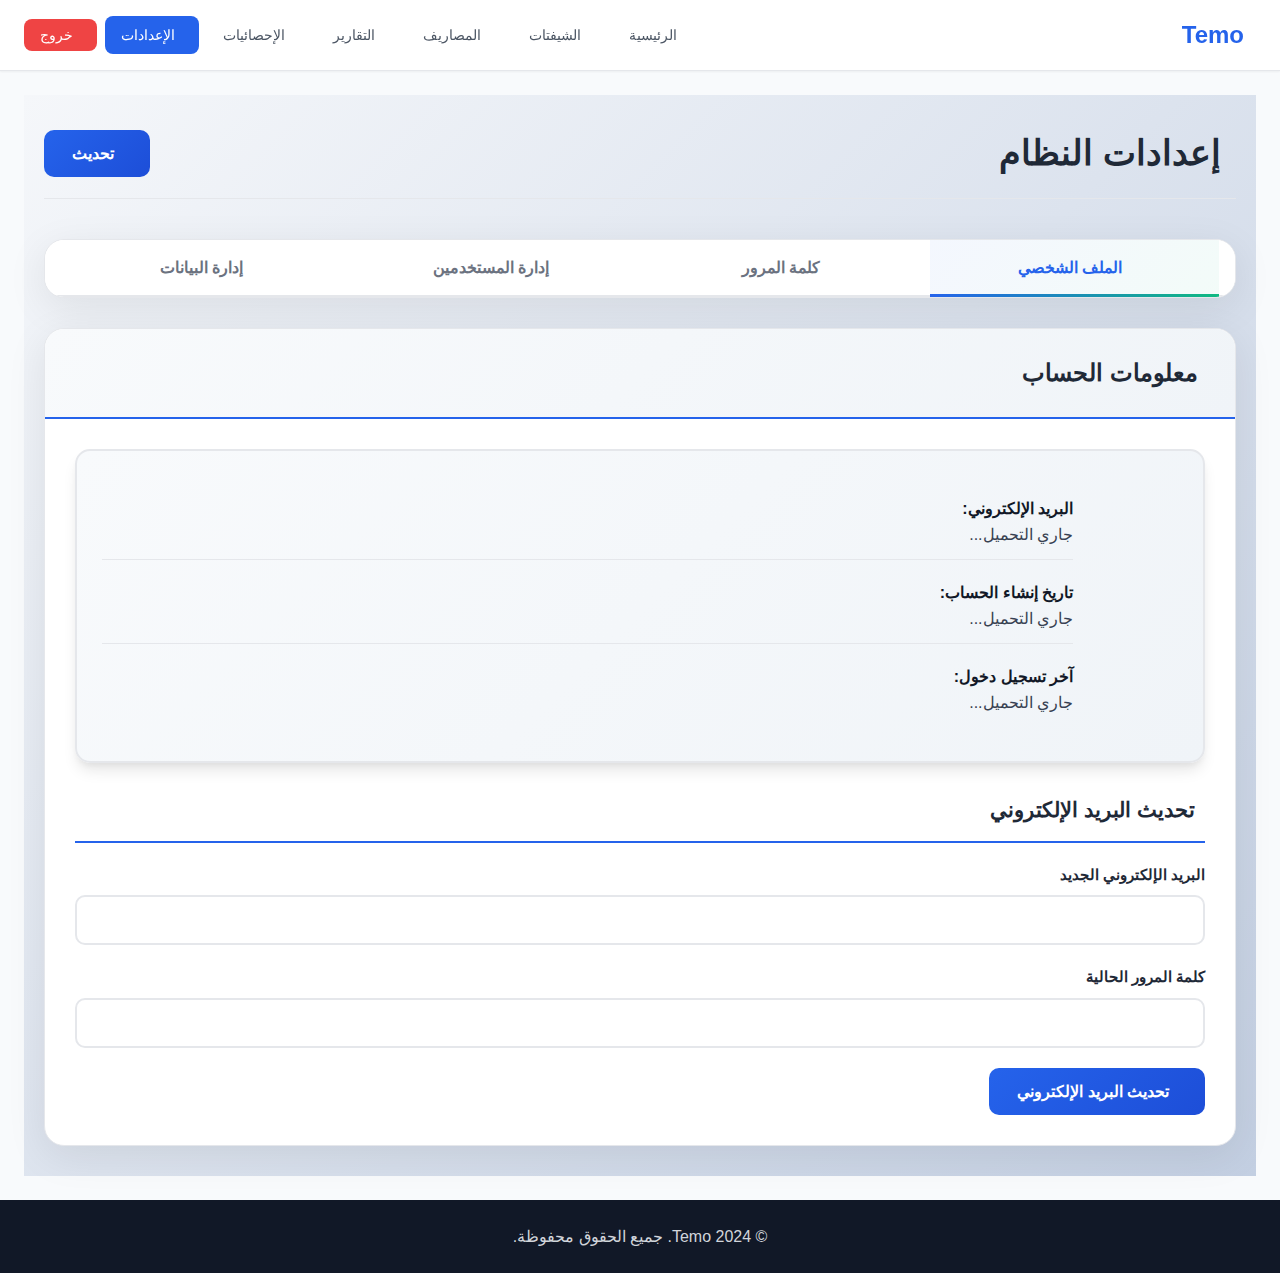
<file: settings.html>
<!DOCTYPE html>
<html lang="ar" dir="rtl">
<head>
    <meta charset="UTF-8">
    <meta name="viewport" content="width=device-width, initial-scale=1.0">
    <title>Temo - الإعدادات</title>
    <link rel="stylesheet" href="styles-pro.css">
    <link href="https://fonts.googleapis.com/css2?family=Cairo:wght@300;400;500;600;700&display=swap" rel="stylesheet">
    <link rel="stylesheet" href="https://cdnjs.cloudflare.com/ajax/libs/font-awesome/6.0.0/css/all.min.css">
    <style>
        /* متغيرات الألوان */
        :root {
            --primary: #2563eb;
            --primary-dark: #1d4ed8;
            --success: #10b981;
            --success-dark: #059669;
            --warning: #f59e0b;
            --danger: #ef4444;
            --light: #f8fafc;
            --border: #e5e7eb;
            --text-dark: #1f2937;
            --text-light: #6b7280;
        }

        /* صفحة الإعدادات */
        .page-container {
            background: linear-gradient(135deg, #f5f7fa 0%, #c3cfe2 100%);
            min-height: 100vh;
            padding: 30px 20px;
        }

        .page-header {
            display: flex;
            justify-content: space-between;
            align-items: center;
            margin-bottom: 40px;
            flex-wrap: wrap;
            gap: 20px;
        }

        .page-title {
            display: flex;
            align-items: center;
            gap: 15px;
        }

        .page-title h2 {
            font-size: 2.2rem;
            color: var(--text-dark);
            margin: 0;
            font-weight: 700;
        }

        .page-title i {
            font-size: 2.5rem;
            color: var(--primary);
        }

        /* التبويبات */
        .tabs-container {
            background: white;
            border-radius: 20px;
            box-shadow: 0 10px 40px rgba(0, 0, 0, 0.08);
            margin-bottom: 30px;
            overflow: hidden;
            border: 1px solid var(--border);
        }

        .tabs {
            display: flex;
            flex-wrap: wrap;
            border-bottom: 2px solid var(--border);
        }

        .tab-btn {
            flex: 1;
            min-width: 150px;
            padding: 18px 20px;
            background: white;
            border: none;
            cursor: pointer;
            font-size: 1rem;
            font-weight: 600;
            color: var(--text-light);
            transition: all 0.3s cubic-bezier(0.4, 0, 0.2, 1);
            display: flex;
            align-items: center;
            justify-content: center;
            gap: 8px;
            position: relative;
            font-family: inherit;
        }

        .tab-btn:hover {
            color: var(--primary);
            background: var(--light);
        }

        .tab-btn.active {
            color: var(--primary);
            background: linear-gradient(135deg, rgba(37, 99, 235, 0.05), rgba(16, 185, 129, 0.05));
        }

        .tab-btn.active::after {
            content: '';
            position: absolute;
            bottom: -2px;
            left: 0;
            right: 0;
            height: 3px;
            background: linear-gradient(90deg, var(--primary), var(--success));
        }

        .tab-btn i {
            font-size: 1.2rem;
        }

        /* محتوى التبويبات */
        .tab-content {
            display: none;
            animation: fadeIn 0.3s ease-in;
        }

        .tab-content.active {
            display: block;
        }

        @keyframes fadeIn {
            from {
                opacity: 0;
                transform: translateY(10px);
            }
            to {
                opacity: 1;
                transform: translateY(0);
            }
        }

        /* أقسام البيانات */
        .data-section {
            background: white;
            border-radius: 20px;
            box-shadow: 0 10px 40px rgba(0, 0, 0, 0.08);
            overflow: hidden;
            border: 1px solid var(--border);
        }

        .section-header {
            background: linear-gradient(135deg, #f8fafc, #f0f4f8);
            padding: 25px;
            border-bottom: 2px solid var(--primary);
        }

        .section-header h3 {
            margin: 0;
            color: var(--text-dark);
            font-size: 1.5rem;
            font-weight: 700;
            display: flex;
            align-items: center;
            gap: 12px;
        }

        .section-header i {
            color: var(--primary);
            font-size: 1.8rem;
        }

        .data-container {
            padding: 30px;
        }

        /* بطاقة معلومات المستخدم */
        .user-info-card {
            background: linear-gradient(135deg, #f8fafc, #f0f4f8);
            border-radius: 15px;
            padding: 25px;
            margin-bottom: 30px;
            display: flex;
            gap: 25px;
            align-items: flex-start;
            border: 2px solid var(--border);
            transition: all 0.3s;
        }

        .user-info-card:hover {
            border-color: var(--primary);
            box-shadow: 0 10px 30px rgba(37, 99, 235, 0.1);
        }

        .user-avatar {
            font-size: 4rem;
            color: var(--primary);
            min-width: 80px;
            text-align: center;
        }

        .user-details {
            flex: 1;
        }

        .detail-row {
            padding: 12px 0;
            border-bottom: 1px solid var(--border);
            color: var(--text-dark);
            font-size: 1rem;
        }

        .detail-row:last-child {
            border-bottom: none;
        }

        .detail-row strong {
            color: var(--primary);
            font-weight: 700;
        }

        /* أقسام النماذج */
        .form-section {
            margin-bottom: 30px;
        }

        .form-section:last-child {
            margin-bottom: 0;
        }

        .form-section h4 {
            font-size: 1.3rem;
            color: var(--text-dark);
            margin: 0 0 20px 0;
            font-weight: 700;
            display: flex;
            align-items: center;
            gap: 10px;
            padding-bottom: 15px;
            border-bottom: 2px solid var(--primary);
        }

        .form-section h4 i {
            color: var(--primary);
            font-size: 1.5rem;
        }

        /* مجموعات النماذج */
        .form-group {
            margin-bottom: 20px;
            display: flex;
            flex-direction: column;
        }

        .form-group label {
            font-weight: 600;
            color: var(--text-dark);
            margin-bottom: 8px;
            font-size: 0.95rem;
            text-transform: uppercase;
            letter-spacing: 0.5px;
        }

        .form-group input,
        .form-group select,
        .form-group textarea {
            padding: 14px 16px;
            border: 2px solid var(--border);
            border-radius: 10px;
            font-size: 1rem;
            font-family: inherit;
            transition: all 0.3s;
            background: white;
        }

        .form-group input:focus,
        .form-group select:focus,
        .form-group textarea:focus {
            outline: none;
            border-color: var(--primary);
            box-shadow: 0 0 0 3px rgba(37, 99, 235, 0.1);
            background: linear-gradient(135deg, rgba(37, 99, 235, 0.02), rgba(16, 185, 129, 0.02));
        }

        .form-group textarea {
            resize: vertical;
            min-height: 120px;
        }

        /* الأزرار */
        .btn {
            padding: 14px 28px;
            border: none;
            border-radius: 10px;
            cursor: pointer;
            font-weight: 600;
            transition: all 0.3s;
            display: inline-flex;
            align-items: center;
            gap: 8px;
            font-size: 1rem;
            font-family: inherit;
        }

        .btn-primary {
            background: linear-gradient(135deg, var(--primary), var(--primary-dark));
            color: white;
        }

        .btn-primary:hover {
            transform: translateY(-2px);
            box-shadow: 0 10px 25px rgba(37, 99, 235, 0.3);
        }

        .btn-primary:active {
            transform: translateY(0);
        }

        .btn-secondary {
            background: linear-gradient(135deg, var(--light), #e5e7eb);
            color: var(--text-dark);
            border: 2px solid var(--border);
        }

        .btn-secondary:hover {
            background: linear-gradient(135deg, #e5e7eb, #d1d5db);
            transform: translateY(-2px);
        }

        .btn-danger {
            background: linear-gradient(135deg, var(--danger), #dc2626);
            color: white;
        }

        .btn-danger:hover {
            transform: translateY(-2px);
            box-shadow: 0 10px 25px rgba(239, 68, 68, 0.3);
        }

        /* جدول المستخدمين */
        .users-table {
            width: 100%;
            border-collapse: collapse;
            margin-top: 20px;
        }

        .users-table th {
            background: linear-gradient(135deg, #f8fafc, #f0f4f8);
            padding: 16px 12px;
            text-align: right;
            font-weight: 700;
            color: var(--text-dark);
            border-bottom: 2px solid var(--primary);
            font-size: 0.95rem;
            text-transform: uppercase;
            letter-spacing: 0.5px;
        }

        .users-table td {
            padding: 16px 12px;
            text-align: right;
            border-bottom: 1px solid var(--border);
            color: var(--text-dark);
        }

        .users-table tbody tr {
            transition: all 0.3s;
        }

        .users-table tbody tr:hover {
            background: linear-gradient(90deg, rgba(37, 99, 235, 0.05), transparent);
            box-shadow: inset 0 0 10px rgba(37, 99, 235, 0.05);
        }

        .users-table tbody tr:last-child td {
            border-bottom: none;
        }

        /* الشارات */
        .badge {
            display: inline-block;
            padding: 6px 14px;
            border-radius: 20px;
            font-size: 12px;
            font-weight: 600;
            text-transform: uppercase;
            letter-spacing: 0.5px;
        }

        .badge-admin {
            background: linear-gradient(135deg, #fee2e2, #fecaca);
            color: #991b1b;
            border: 1px solid #fca5a5;
        }

        .badge-manager {
            background: linear-gradient(135deg, #fef3c7, #fde68a);
            color: #92400e;
            border: 1px solid #fcd34d;
        }

        .badge-employee {
            background: linear-gradient(135deg, #dcfce7, #bbf7d0);
            color: #166534;
            border: 1px solid #86efac;
        }

        /* رسائل النجاح والخطأ */
        .alert {
            padding: 16px 20px;
            border-radius: 12px;
            margin-bottom: 20px;
            display: flex;
            align-items: center;
            gap: 12px;
            font-weight: 500;
            animation: slideIn 0.3s ease-out;
        }

        @keyframes slideIn {
            from {
                opacity: 0;
                transform: translateY(-10px);
            }
            to {
                opacity: 1;
                transform: translateY(0);
            }
        }

        .alert-success {
            background: linear-gradient(135deg, #dcfce7, #bbf7d0);
            color: #166534;
            border-left: 4px solid var(--success);
        }

        .alert-error {
            background: linear-gradient(135deg, #fee2e2, #fecaca);
            color: #991b1b;
            border-left: 4px solid var(--danger);
        }

        .alert-warning {
            background: linear-gradient(135deg, #fef3c7, #fde68a);
            color: #92400e;
            border-left: 4px solid var(--warning);
        }

        /* استجابة الجوال */
        @media (max-width: 768px) {
            .page-container {
                padding: 20px 15px;
            }

            .page-header {
                flex-direction: column;
                align-items: flex-start;
            }

            .page-title h2 {
                font-size: 1.8rem;
            }

            .tabs {
                flex-direction: column;
            }

            .tab-btn {
                min-width: auto;
                justify-content: flex-start;
                padding: 14px 16px;
            }

            .tab-btn.active::after {
                position: absolute;
                left: -2px;
                bottom: auto;
                width: 3px;
                height: 100%;
            }

            .data-container {
                padding: 20px;
            }

            .user-info-card {
                flex-direction: column;
                align-items: center;
                text-align: center;
            }

            .detail-row {
                text-align: center;
            }

            .form-group input,
            .form-group select,
            .form-group textarea {
                width: 100%;
            }

            .btn {
                width: 100%;
                justify-content: center;
            }

            .users-table {
                font-size: 0.9rem;
            }

            .users-table th,
            .users-table td {
                padding: 10px 8px;
            }
        }
    </style>
</head>
<body>
    <div class="container">
        <header class="header">
            <div class="logo">
                <i class="fas fa-utensils"></i>
                <h1>Temo</h1>
            </div>
            <nav class="nav">
                <a href="index.html" class="nav-link"><i class="fas fa-home"></i> الرئيسية</a>
                <a href="shifts.html" class="nav-link"><i class="fas fa-clock"></i> الشيفتات</a>
                <a href="expenses.html" class="nav-link"><i class="fas fa-receipt"></i> المصاريف</a>
                <a href="reports.html" class="nav-link"><i class="fas fa-chart-bar"></i> التقارير</a>
                <a href="statistics.html" class="nav-link"><i class="fas fa-analytics"></i> الإحصائيات</a>
                <a href="settings.html" class="nav-link active"><i class="fas fa-cog"></i> الإعدادات</a>
                <button id="logoutBtn" class="logout-btn"><i class="fas fa-sign-out-alt"></i> خروج</button>
            </nav>
        </header>

        <main class="main">
            <div class="page-container">
                <div class="page-header">
                    <div class="page-title">
                        <i class="fas fa-cog"></i>
                        <h2>إعدادات النظام</h2>
                    </div>
                    <div class="page-actions">
                        <button class="btn btn-primary" onclick="refreshData()">
                            <i class="fas fa-sync-alt"></i> تحديث
                        </button>
                    </div>
                </div>

                <div class="tabs-container">
                    <div class="tabs">
                        <button class="tab-btn active" data-tab="profile"><i class="fas fa-user"></i> الملف الشخصي</button>
                        <button class="tab-btn" data-tab="password"><i class="fas fa-key"></i> كلمة المرور</button>
                        <button class="tab-btn" data-tab="users"><i class="fas fa-users"></i> إدارة المستخدمين</button>
                        <button class="tab-btn" data-tab="data"><i class="fas fa-database"></i> إدارة البيانات</button>
                    </div>
                </div>

                <!-- Profile Tab -->
                <div id="profileTab" class="tab-content active">
                    <div class="data-section">
                        <div class="section-header">
                            <h3><i class="fas fa-user"></i> معلومات الحساب</h3>
                        </div>
                        <div class="data-container">
                            <div class="user-info-card">
                                <div class="user-avatar">
                                    <i class="fas fa-user-circle"></i>
                                </div>
                                <div class="user-details">
                                    <div class="detail-row">
                                        <span><strong>البريد الإلكتروني:</strong> <span id="currentEmail">جاري التحميل...</span></span>
                                    </div>
                                    <div class="detail-row">
                                        <span><strong>تاريخ إنشاء الحساب:</strong> <span id="accountCreated">جاري التحميل...</span></span>
                                    </div>
                                    <div class="detail-row">
                                        <span><strong>آخر تسجيل دخول:</strong> <span id="lastSignIn">جاري التحميل...</span></span>
                                    </div>
                                </div>
                            </div>
                            
                            <div class="form-section">
                                <h4><i class="fas fa-envelope"></i> تحديث البريد الإلكتروني</h4>
                                <form id="updateEmailForm">
                                    <div class="form-group">
                                        <label for="newEmail">البريد الإلكتروني الجديد</label>
                                        <input type="email" id="newEmail" required>
                                    </div>
                                    <div class="form-group">
                                        <label for="currentPasswordForEmail">كلمة المرور الحالية</label>
                                        <input type="password" id="currentPasswordForEmail" required>
                                    </div>
                                    <button type="submit" class="btn btn-primary">
                                        <i class="fas fa-save"></i> تحديث البريد الإلكتروني
                                    </button>
                                </form>
                            </div>
                        </div>
                    </div>
                </div>

                <!-- Password Tab -->
                <div id="passwordTab" class="tab-content">
                    <div class="data-section">
                        <div class="section-header">
                            <h3><i class="fas fa-key"></i> تغيير كلمة المرور</h3>
                        </div>
                        <div class="data-container">
                            <div class="form-section">
                                <form id="changePasswordForm">
                                    <div class="form-group">
                                        <label for="currentPassword">كلمة المرور الحالية</label>
                                        <input type="password" id="currentPassword" required>
                                    </div>
                                    <div class="form-group">
                                        <label for="newPassword">كلمة المرور الجديدة</label>
                                        <input type="password" id="newPassword" required minlength="6">
                                    </div>
                                    <div class="form-group">
                                        <label for="confirmNewPassword">تأكيد كلمة المرور الجديدة</label>
                                        <input type="password" id="confirmNewPassword" required minlength="6">
                                    </div>
                                    <button type="submit" class="btn btn-primary">
                                        <i class="fas fa-key"></i> تغيير كلمة المرور
                                    </button>
                                </form>
                            </div>
                        </div>
                    </div>
                </div>

                <!-- Users Management Tab -->
                <div id="usersTab" class="tab-content">
                    <div class="data-section">
                        <div class="section-header">
                            <h3><i class="fas fa-users"></i> إدارة المستخدمين</h3>
                        </div>
                        <div class="data-container">
                            <div class="form-section">
                                <h4><i class="fas fa-user-plus"></i> إضافة مستخدم جديد</h4>
                                <form id="addUserForm">
                                    <div class="form-group">
                                        <label for="userEmail">البريد الإلكتروني</label>
                                        <input type="email" id="userEmail" required>
                                    </div>
                                    <div class="form-group">
                                        <label for="userPassword">كلمة المرور</label>
                                        <input type="password" id="userPassword" required minlength="6">
                                    </div>
                                    <div class="form-group">
                                        <label for="userRole">الدور</label>
                                        <select id="userRole" required>
                                            <option value="">اختر الدور</option>
                                            <option value="admin">مدير</option>
                                            <option value="manager">مدير فرع</option>
                                            <option value="employee">موظف</option>
                                        </select>
                                    </div>
                                    <button type="submit" class="btn btn-primary">
                                        <i class="fas fa-user-plus"></i> إضافة المستخدم
                                    </button>
                                </form>
                            </div>

                            <div class="form-section">
                                <h4><i class="fas fa-list"></i> قائمة المستخدمين</h4>
                                <div id="usersList" class="data-container">
                                    <div class="loading-state">
                                        <i class="fas fa-spinner fa-spin"></i>
                                        <p>جاري تحميل المستخدمين...</p>
                                    </div>
                                </div>
                            </div>
                        </div>
                    </div>
                </div>

                <!-- Data Management Tab -->
                <div id="dataTab" class="tab-content">
                    <div class="data-section">
                        <div class="section-header">
                            <h3><i class="fas fa-database"></i> إدارة البيانات</h3>
                        </div>
                        <div class="data-container">
                        
                        <div class="data-stats">
                            <div class="stat-item">
                                <i class="fas fa-clock"></i>
                                <div>
                                    <span class="stat-label">الشيفتات</span>
                                    <span class="stat-value" id="dataShiftsCount">0</span>
                                </div>
                            </div>
                            <div class="stat-item">
                                <i class="fas fa-chart-bar"></i>
                                <div>
                                    <span class="stat-label">التقارير</span>
                                    <span class="stat-value" id="dataReportsCount">0</span>
                                </div>
                            </div>
                            <div class="stat-item">
                                <i class="fas fa-receipt"></i>
                                <div>
                                    <span class="stat-label">المصاريف</span>
                                    <span class="stat-value" id="dataExpensesCount">0</span>
                                </div>
                            </div>
                            <div class="stat-item">
                                <i class="fas fa-users"></i>
                                <div>
                                    <span class="stat-label">المستخدمين</span>
                                    <span class="stat-value" id="dataUsersCount">0</span>
                                </div>
                            </div>
                        </div>

                        <div class="danger-zone">
                            <h4><i class="fas fa-exclamation-triangle"></i> منطقة الخطر</h4>
                            <p class="warning-text">
                                <i class="fas fa-warning"></i>
                                تحذير: العمليات التالية لا يمكن التراجع عنها. يرجى التأكد قبل المتابعة.
                            </p>
                            
                            <div class="danger-actions">
                                <div class="danger-action">
                                    <div class="action-info">
                                        <h5>مسح جميع الشيفتات</h5>
                                        <p>سيتم حذف جميع بيانات الشيفتات نهائياً</p>
                                    </div>
                                    <button class="btn btn-danger" onclick="clearData('shifts')">
                                        <i class="fas fa-trash"></i> مسح الشيفتات
                                    </button>
                                </div>

                                <div class="danger-action">
                                    <div class="action-info">
                                        <h5>مسح جميع التقارير</h5>
                                        <p>سيتم حذف جميع تقارير المبيعات نهائياً</p>
                                    </div>
                                    <button class="btn btn-danger" onclick="clearData('reports')">
                                        <i class="fas fa-trash"></i> مسح التقارير
                                    </button>
                                </div>

                                <div class="danger-action">
                                    <div class="action-info">
                                        <h5>مسح جميع المصاريف</h5>
                                        <p>سيتم حذف جميع بيانات المصاريف نهائياً</p>
                                    </div>
                                    <button class="btn btn-danger" onclick="clearData('expenses')">
                                        <i class="fas fa-trash"></i> مسح المصاريف
                                    </button>
                                </div>

                                <div class="danger-action critical">
                                    <div class="action-info">
                                        <h5>مسح جميع البيانات</h5>
                                        <p>سيتم حذف جميع البيانات في النظام نهائياً (الشيفتات، التقارير، المصاريف)</p>
                                    </div>
                                    <button class="btn btn-danger critical" onclick="clearAllData()">
                                        <i class="fas fa-exclamation-triangle"></i> مسح جميع البيانات
                                    </button>
                                </div>
                            </div>
                        </div>
                        </div>
                    </div>
                </div>

                <div id="message" class="message"></div>
                <div id="loading" class="loading" style="display: none;">
                    <div class="spinner"></div>
                    <p>جاري المعالجة...</p>
                </div>
            </div>
        </main>

        <footer class="footer">
            <p>&copy; 2024 Temo. جميع الحقوق محفوظة.</p>
        </footer>
    </div>

    <!-- Firebase SDK -->
    <script src="https://www.gstatic.com/firebasejs/9.23.0/firebase-app-compat.js"></script>
    <script src="https://www.gstatic.com/firebasejs/9.23.0/firebase-auth-compat.js"></script>
    <script src="https://www.gstatic.com/firebasejs/9.23.0/firebase-firestore-compat.js"></script>
    
    <script src="settings-compat.js"></script>
    <script src="notifications.js"></script>
</body>
</html>
</file>
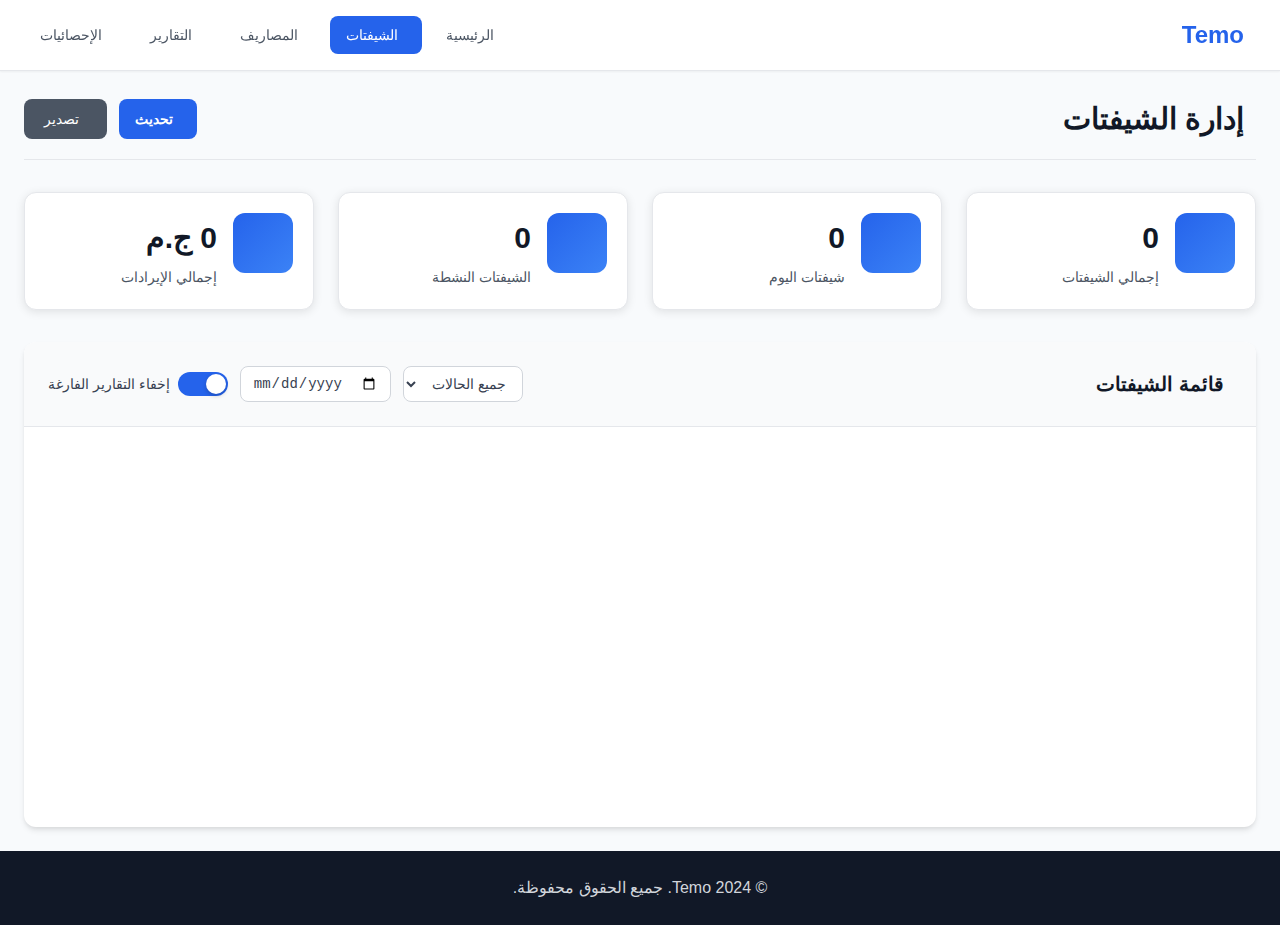
<file: shifts.html>
<!DOCTYPE html>
<html lang="ar" dir="rtl">
<head>
    <meta charset="UTF-8">
    <meta name="viewport" content="width=device-width, initial-scale=1.0">
    <title>الشيفتات - Temo</title>
    <link rel="stylesheet" href="styles-pro.css">
    <link href="https://fonts.googleapis.com/css2?family=Cairo:wght@300;400;500;600;700&display=swap" rel="stylesheet">
    <link rel="stylesheet" href="https://cdnjs.cloudflare.com/ajax/libs/font-awesome/6.0.0/css/all.min.css">
</head>
<body>
    <div class="container">
        <header class="header">
            <div class="logo">
                <i class="fas fa-utensils"></i>
                <h1>Temo</h1>
            </div>
            <nav class="nav">
                <a href="index.html" class="nav-link"><i class="fas fa-home"></i> الرئيسية</a>
                <a href="shifts.html" class="nav-link active"><i class="fas fa-clock"></i> الشيفتات</a>
                <a href="expenses.html" class="nav-link"><i class="fas fa-receipt"></i> المصاريف</a>
                <a href="reports.html" class="nav-link"><i class="fas fa-chart-bar"></i> التقارير</a>
                <a href="statistics.html" class="nav-link"><i class="fas fa-analytics"></i> الإحصائيات</a>
                <a href="settings.html" class="nav-link" id="settingsLink" style="display: none;"><i class="fas fa-cog"></i> الإعدادات</a>
                <button id="logoutBtn" class="logout-btn" style="display: none;"><i class="fas fa-sign-out-alt"></i> خروج</button>
            </nav>
        </header>

        <main class="main">
            <div class="page-container">
                <div class="page-header">
                    <div class="page-title">
                        <i class="fas fa-clock"></i>
                        <h2>إدارة الشيفتات</h2>
                    </div>
                    <div class="page-actions">
                        <button class="btn btn-primary" onclick="refreshData()">
                            <i class="fas fa-sync-alt"></i> تحديث
                        </button>
                        <button class="btn btn-secondary" onclick="exportData()">
                            <i class="fas fa-download"></i> تصدير
                        </button>
                    </div>
                </div>

                <div class="stats-cards">
                    <div class="stat-card">
                        <div class="stat-icon">
                            <i class="fas fa-clock"></i>
                        </div>
                        <div class="stat-content">
                            <h3 id="totalShifts">0</h3>
                            <p>إجمالي الشيفتات</p>
                        </div>
                    </div>
                    <div class="stat-card">
                        <div class="stat-icon">
                            <i class="fas fa-calendar-day"></i>
                        </div>
                        <div class="stat-content">
                            <h3 id="todayShifts">0</h3>
                            <p>شيفتات اليوم</p>
                        </div>
                    </div>
                    <div class="stat-card">
                        <div class="stat-icon">
                            <i class="fas fa-hourglass-half"></i>
                        </div>
                        <div class="stat-content">
                            <h3 id="activeShifts">0</h3>
                            <p>الشيفتات النشطة</p>
                        </div>
                    </div>
                    <div class="stat-card">
                        <div class="stat-icon">
                            <i class="fas fa-money-bill-wave"></i>
                        </div>
                        <div class="stat-content">
                            <h3 id="totalRevenue">0 ج.م</h3>
                            <p>إجمالي الإيرادات</p>
                        </div>
                    </div>
                </div>

                <div class="data-section">
                    <div class="section-header">
                        <h3><i class="fas fa-list"></i> قائمة الشيفتات</h3>
                        <div class="filters">
                            <select id="statusFilter" class="filter-select">
                                <option value="">جميع الحالات</option>
                                <option value="active">نشط</option>
                                <option value="completed">مكتمل</option>
                                <option value="cancelled">ملغي</option>
                            </select>
                            <input type="date" id="dateFilter" class="filter-input">
                            <label class="toggle-switch">
                                <input type="checkbox" id="hideEmptyReports" checked>
                                <span class="slider"></span>
                                <span class="toggle-label">إخفاء التقارير الفارغة</span>
                            </label>
                        </div>
                    </div>

                    <div id="shiftsContainer" class="data-container">
                        <!-- Shifts will be loaded here -->
                    </div>
                </div>
            </div>
        </main>

        <footer class="footer">
            <p>&copy; 2024 Temo. جميع الحقوق محفوظة.</p>
        </footer>
    </div>

    <!-- Shift Details Modal -->
    <div id="shiftModal" class="modal">
        <div class="modal-content">
            <div class="modal-header">
                <h3 id="modalTitle">تفاصيل الشيفت</h3>
                <span class="close" onclick="closeShiftModal()">&times;</span>
            </div>
            <div class="modal-body" id="modalBody">
                <!-- Shift details will be loaded here -->
            </div>
            <div class="modal-footer">
                <button class="btn btn-secondary" onclick="closeShiftModal()">إغلاق</button>
                <button class="btn btn-primary" onclick="exportShiftDetails()">تصدير التفاصيل</button>
            </div>
        </div>
    </div>

    <!-- Firebase SDK -->
    <script src="https://www.gstatic.com/firebasejs/9.23.0/firebase-app-compat.js"></script>
    <script src="https://www.gstatic.com/firebasejs/9.23.0/firebase-auth-compat.js"></script>
    <script src="https://www.gstatic.com/firebasejs/9.23.0/firebase-firestore-compat.js"></script>
    
    <script src="shifts-page.js"></script>
    <script src="notifications.js"></script>
    <script src="advanced-notifications.js"></script>
</body>
</html>
</file>
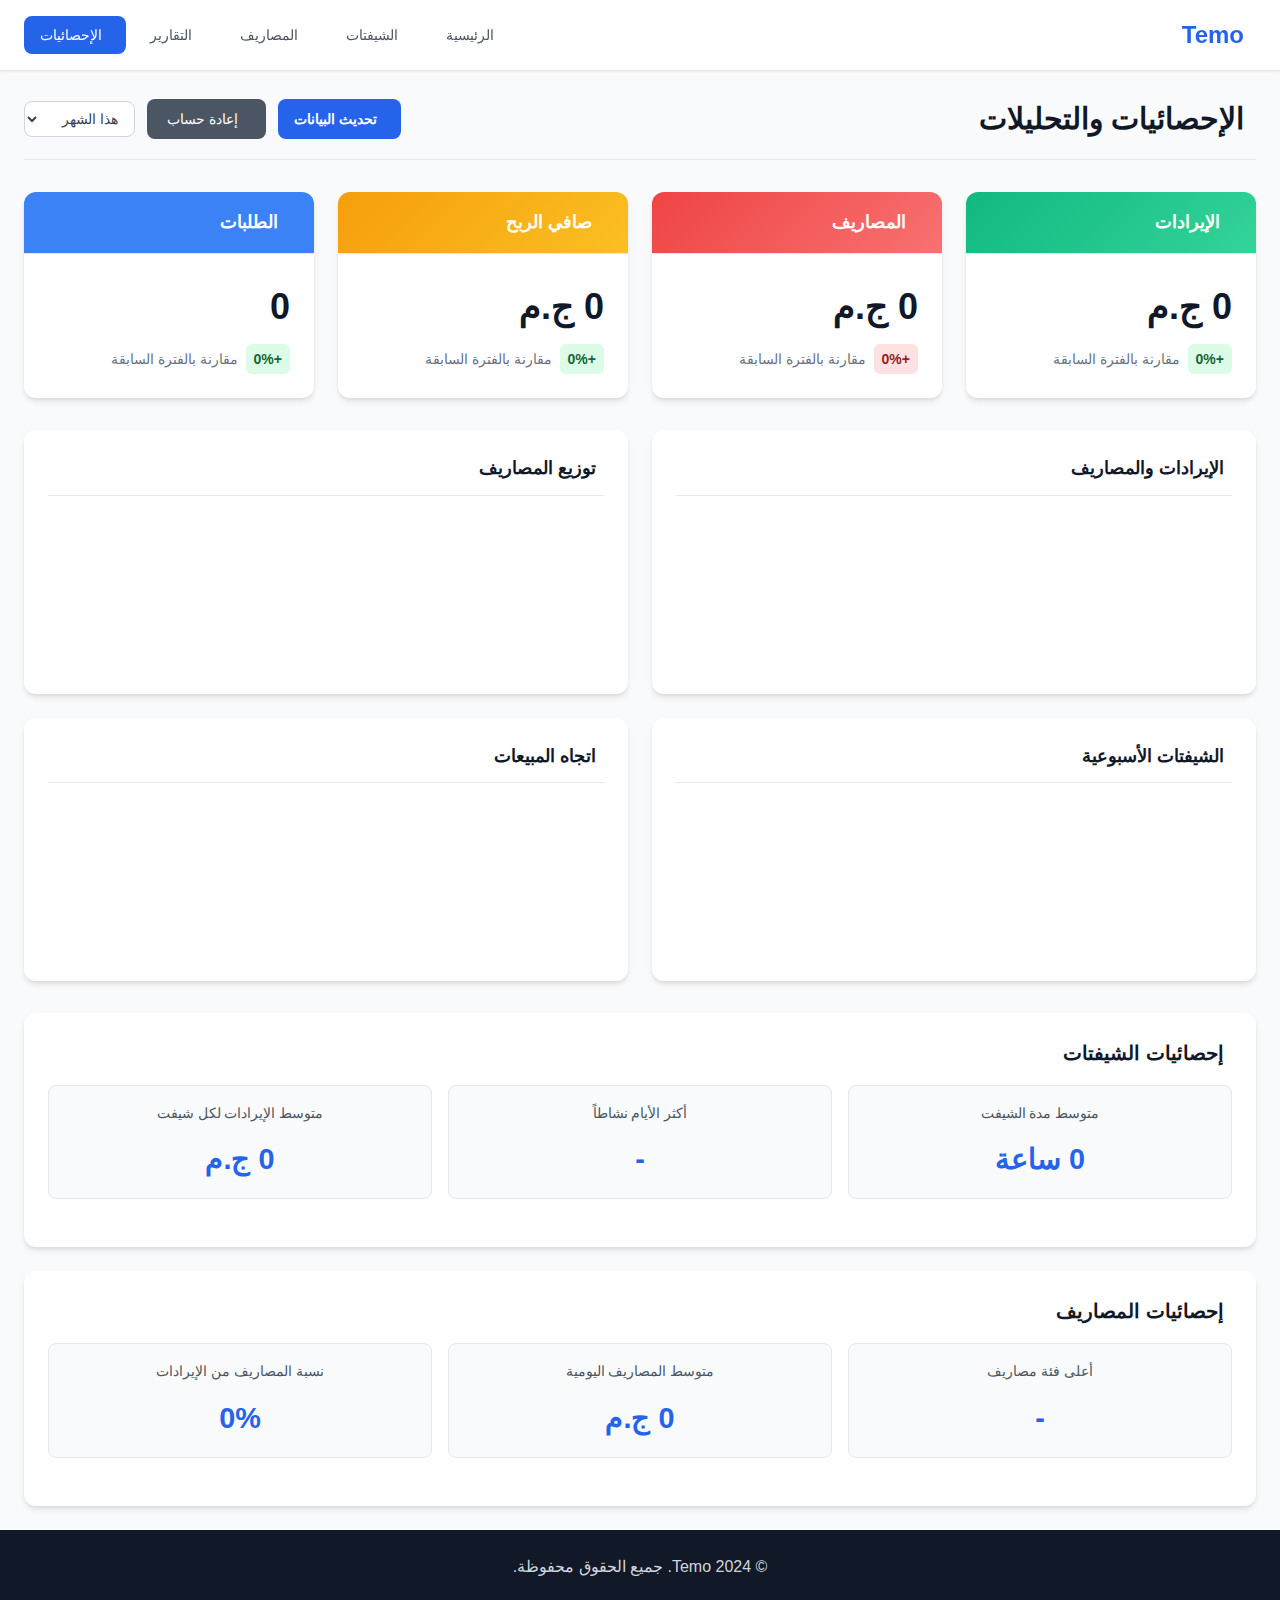
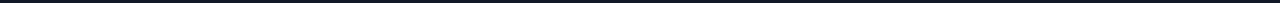
<file: statistics.html>
<!DOCTYPE html>
<html lang="ar" dir="rtl">
<head>
    <meta charset="UTF-8">
    <meta name="viewport" content="width=device-width, initial-scale=1.0">
    <title>الإحصائيات - Temo</title>
    <link rel="stylesheet" href="styles-pro.css">
    <link href="https://fonts.googleapis.com/css2?family=Cairo:wght@300;400;500;600;700&display=swap" rel="stylesheet">
    <link rel="stylesheet" href="https://cdnjs.cloudflare.com/ajax/libs/font-awesome/6.0.0/css/all.min.css">
    <script src="https://cdn.jsdelivr.net/npm/chart.js"></script>
</head>
<body>
    <div class="container">
        <header class="header">
            <div class="logo">
                <i class="fas fa-utensils"></i>
                <h1>Temo</h1>
            </div>
            <nav class="nav">
                <a href="index.html" class="nav-link"><i class="fas fa-home"></i> الرئيسية</a>
                <a href="shifts.html" class="nav-link"><i class="fas fa-clock"></i> الشيفتات</a>
                <a href="expenses.html" class="nav-link"><i class="fas fa-receipt"></i> المصاريف</a>
                <a href="reports.html" class="nav-link"><i class="fas fa-chart-bar"></i> التقارير</a>
                <a href="statistics.html" class="nav-link active"><i class="fas fa-analytics"></i> الإحصائيات</a>
                <a href="settings.html" class="nav-link" id="settingsLink" style="display: none;"><i class="fas fa-cog"></i> الإعدادات</a>
                <button id="logoutBtn" class="logout-btn" style="display: none;"><i class="fas fa-sign-out-alt"></i> خروج</button>
            </nav>
        </header>

        <main class="main">
            <div class="page-container">
                <div class="page-header">
                    <div class="page-title">
                        <i class="fas fa-analytics"></i>
                        <h2>الإحصائيات والتحليلات</h2>
                    </div>
                    <div class="page-actions">
                        <button class="btn btn-primary" onclick="refreshStatistics()">
                            <i class="fas fa-sync-alt"></i> تحديث البيانات
                        </button>
                        <button class="btn btn-secondary" onclick="recalculateStats()">
                            <i class="fas fa-calculator"></i> إعادة حساب
                        </button>
                        <select id="periodFilter" class="filter-select">
                            <option value="today">اليوم</option>
                            <option value="week">هذا الأسبوع</option>
                            <option value="month" selected>هذا الشهر</option>
                            <option value="year">هذا العام</option>
                        </select>
                    </div>
                </div>

                <div class="stats-overview">
                    <div class="overview-card revenue">
                        <div class="card-header">
                            <i class="fas fa-chart-line"></i>
                            <h3>الإيرادات</h3>
                        </div>
                        <div class="card-content">
                            <div class="main-stat" id="totalRevenue">0 ج.م</div>
                            <div class="sub-stats">
                                <span class="trend positive" id="revenueTrend">+0%</span>
                                <span class="period">مقارنة بالفترة السابقة</span>
                            </div>
                        </div>
                    </div>

                    <div class="overview-card expenses">
                        <div class="card-header">
                            <i class="fas fa-chart-line-down"></i>
                            <h3>المصاريف</h3>
                        </div>
                        <div class="card-content">
                            <div class="main-stat" id="totalExpensesAmount">0 ج.م</div>
                            <div class="sub-stats">
                                <span class="trend negative" id="expensesTrend">+0%</span>
                                <span class="period">مقارنة بالفترة السابقة</span>
                            </div>
                        </div>
                    </div>

                    <div class="overview-card profit">
                        <div class="card-header">
                            <i class="fas fa-coins"></i>
                            <h3>صافي الربح</h3>
                        </div>
                        <div class="card-content">
                            <div class="main-stat" id="netProfit">0 ج.م</div>
                            <div class="sub-stats">
                                <span class="trend positive" id="profitTrend">+0%</span>
                                <span class="period">مقارنة بالفترة السابقة</span>
                            </div>
                        </div>
                    </div>

                    <div class="overview-card orders">
                        <div class="card-header">
                            <i class="fas fa-shopping-cart"></i>
                            <h3>الطلبات</h3>
                        </div>
                        <div class="card-content">
                            <div class="main-stat" id="totalOrders">0</div>
                            <div class="sub-stats">
                                <span class="trend positive" id="ordersTrend">+0%</span>
                                <span class="period">مقارنة بالفترة السابقة</span>
                            </div>
                        </div>
                    </div>
                </div>

                <div class="charts-grid">
                    <div class="chart-container">
                        <div class="chart-header">
                            <h3><i class="fas fa-chart-area"></i> الإيرادات والمصاريف</h3>
                        </div>
                        <canvas id="revenueExpensesChart"></canvas>
                    </div>

                    <div class="chart-container">
                        <div class="chart-header">
                            <h3><i class="fas fa-chart-pie"></i> توزيع المصاريف</h3>
                        </div>
                        <canvas id="expensesDistributionChart"></canvas>
                    </div>

                    <div class="chart-container">
                        <div class="chart-header">
                            <h3><i class="fas fa-chart-bar"></i> الشيفتات الأسبوعية</h3>
                        </div>
                        <canvas id="weeklyShiftsChart"></canvas>
                    </div>

                    <div class="chart-container">
                        <div class="chart-header">
                            <h3><i class="fas fa-chart-line"></i> اتجاه المبيعات</h3>
                        </div>
                        <canvas id="salesTrendChart"></canvas>
                    </div>
                </div>

                <div class="detailed-stats">
                    <div class="stats-section">
                        <h3><i class="fas fa-clock"></i> إحصائيات الشيفتات</h3>
                        <div class="stats-grid">
                            <div class="stat-item">
                                <span class="stat-label">متوسط مدة الشيفت</span>
                                <span class="stat-value" id="avgShiftDuration">0 ساعة</span>
                            </div>
                            <div class="stat-item">
                                <span class="stat-label">أكثر الأيام نشاطاً</span>
                                <span class="stat-value" id="busiestDay">-</span>
                            </div>
                            <div class="stat-item">
                                <span class="stat-label">متوسط الإيرادات لكل شيفت</span>
                                <span class="stat-value" id="avgRevenuePerShift">0 ج.م</span>
                            </div>
                        </div>
                    </div>

                    <div class="stats-section">
                        <h3><i class="fas fa-receipt"></i> إحصائيات المصاريف</h3>
                        <div class="stats-grid">
                            <div class="stat-item">
                                <span class="stat-label">أعلى فئة مصاريف</span>
                                <span class="stat-value" id="topExpenseCategory">-</span>
                            </div>
                            <div class="stat-item">
                                <span class="stat-label">متوسط المصاريف اليومية</span>
                                <span class="stat-value" id="avgDailyExpenses">0 ج.م</span>
                            </div>
                            <div class="stat-item">
                                <span class="stat-label">نسبة المصاريف من الإيرادات</span>
                                <span class="stat-value" id="expenseRatio">0%</span>
                            </div>
                        </div>
                    </div>
                </div>
            </div>
        </main>

        <footer class="footer">
            <p>&copy; 2024 Temo. جميع الحقوق محفوظة.</p>
        </footer>
    </div>

    <!-- Firebase SDK -->
    <script src="https://www.gstatic.com/firebasejs/9.23.0/firebase-app-compat.js"></script>
    <script src="https://www.gstatic.com/firebasejs/9.23.0/firebase-auth-compat.js"></script>
    <script src="https://www.gstatic.com/firebasejs/9.23.0/firebase-firestore-compat.js"></script>
    
    <!-- Chart.js -->
    <script src="https://cdn.jsdelivr.net/npm/chart.js"></script>
    
    <script src="statistics-page.js"></script>
    <script src="notifications.js"></script>
</body>
</html>
</file>
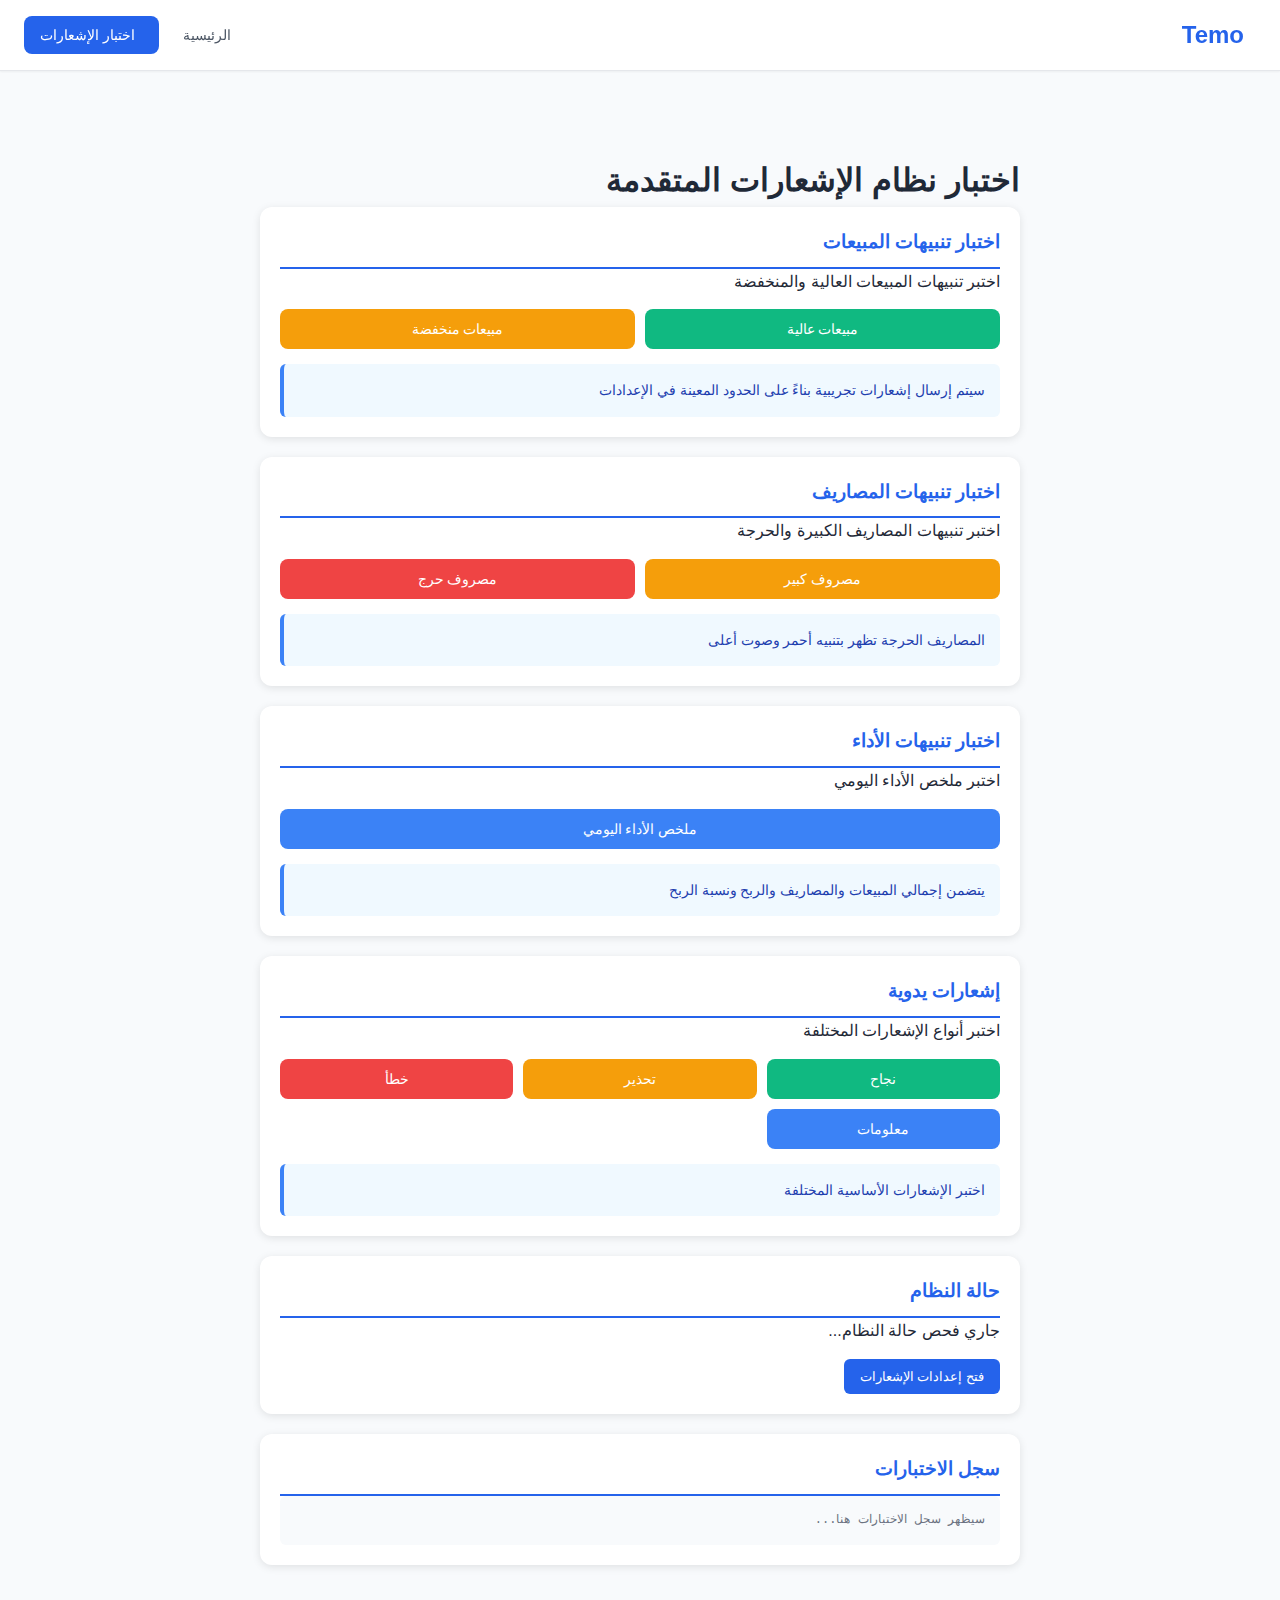
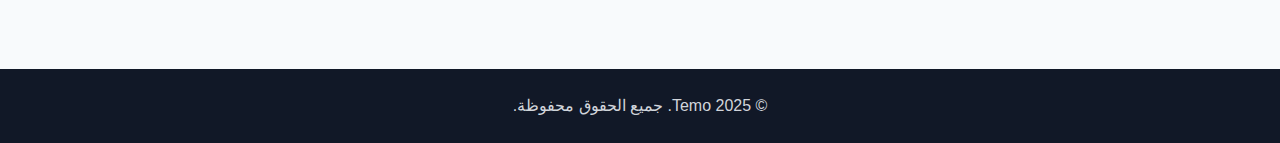
<file: test-advanced-notifications.html>
<!DOCTYPE html>
<html lang="ar" dir="rtl">
<head>
    <meta charset="UTF-8">
    <meta name="viewport" content="width=device-width, initial-scale=1.0">
    <title>اختبار الإشعارات المتقدمة - Temo</title>
    <link rel="stylesheet" href="styles-pro.css">
    <link href="https://fonts.googleapis.com/css2?family=Cairo:wght@300;400;500;600;700&display=swap" rel="stylesheet">
    <link rel="stylesheet" href="https://cdnjs.cloudflare.com/ajax/libs/font-awesome/6.0.0/css/all.min.css">
    <style>
        .test-container {
            max-width: 800px;
            margin: 40px auto;
            padding: 20px;
        }

        .test-section {
            background: white;
            border-radius: 12px;
            padding: 20px;
            margin-bottom: 20px;
            box-shadow: 0 2px 8px rgba(0,0,0,0.1);
        }

        .test-section h3 {
            margin-top: 0;
            color: #2563eb;
            border-bottom: 2px solid #2563eb;
            padding-bottom: 10px;
        }

        .test-buttons {
            display: grid;
            grid-template-columns: repeat(auto-fit, minmax(200px, 1fr));
            gap: 10px;
            margin-top: 15px;
        }

        .test-btn {
            padding: 12px 16px;
            border: none;
            border-radius: 8px;
            cursor: pointer;
            font-weight: 500;
            transition: all 0.3s;
            font-family: inherit;
            font-size: 14px;
        }

        .test-btn-success {
            background: #10b981;
            color: white;
        }

        .test-btn-success:hover {
            background: #059669;
            transform: translateY(-2px);
        }

        .test-btn-warning {
            background: #f59e0b;
            color: white;
        }

        .test-btn-warning:hover {
            background: #d97706;
            transform: translateY(-2px);
        }

        .test-btn-error {
            background: #ef4444;
            color: white;
        }

        .test-btn-error:hover {
            background: #dc2626;
            transform: translateY(-2px);
        }

        .test-btn-info {
            background: #3b82f6;
            color: white;
        }

        .test-btn-info:hover {
            background: #2563eb;
            transform: translateY(-2px);
        }

        .info-box {
            background: #f0f9ff;
            border-left: 4px solid #3b82f6;
            padding: 15px;
            border-radius: 6px;
            margin-top: 15px;
            font-size: 14px;
            color: #1e40af;
        }

        .status {
            padding: 10px;
            border-radius: 6px;
            margin-top: 10px;
            font-weight: 500;
        }

        .status.active {
            background: #dcfce7;
            color: #166534;
        }

        .status.inactive {
            background: #fee2e2;
            color: #991b1b;
        }

        .settings-link {
            display: inline-block;
            margin-top: 15px;
            padding: 10px 16px;
            background: #2563eb;
            color: white;
            border-radius: 6px;
            text-decoration: none;
            cursor: pointer;
            border: none;
            font-family: inherit;
            font-weight: 500;
        }

        .settings-link:hover {
            background: #1d4ed8;
        }
    </style>
</head>
<body>
    <div class="container">
        <header class="header">
            <div class="logo">
                <i class="fas fa-utensils"></i>
                <h1>Temo</h1>
            </div>
            <nav class="nav">
                <a href="index.html" class="nav-link"><i class="fas fa-home"></i> الرئيسية</a>
                <a href="test-advanced-notifications.html" class="nav-link active"><i class="fas fa-flask"></i> اختبار الإشعارات</a>
            </nav>
        </header>

        <main class="main">
            <div class="test-container">
                <h1><i class="fas fa-flask"></i> اختبار نظام الإشعارات المتقدمة</h1>

                <!-- Sales Notifications -->
                <div class="test-section">
                    <h3><i class="fas fa-chart-line"></i> اختبار تنبيهات المبيعات</h3>
                    <p>اختبر تنبيهات المبيعات العالية والمنخفضة</p>
                    
                    <div class="test-buttons">
                        <button class="test-btn test-btn-success" onclick="testHighSales()">
                            <i class="fas fa-arrow-up"></i> مبيعات عالية
                        </button>
                        <button class="test-btn test-btn-warning" onclick="testLowSales()">
                            <i class="fas fa-arrow-down"></i> مبيعات منخفضة
                        </button>
                    </div>

                    <div class="info-box">
                        <i class="fas fa-info-circle"></i> 
                        سيتم إرسال إشعارات تجريبية بناءً على الحدود المعينة في الإعدادات
                    </div>
                </div>

                <!-- Expense Notifications -->
                <div class="test-section">
                    <h3><i class="fas fa-money-bill-wave"></i> اختبار تنبيهات المصاريف</h3>
                    <p>اختبر تنبيهات المصاريف الكبيرة والحرجة</p>
                    
                    <div class="test-buttons">
                        <button class="test-btn test-btn-warning" onclick="testHighExpense()">
                            <i class="fas fa-exclamation"></i> مصروف كبير
                        </button>
                        <button class="test-btn test-btn-error" onclick="testCriticalExpense()">
                            <i class="fas fa-exclamation-triangle"></i> مصروف حرج
                        </button>
                    </div>

                    <div class="info-box">
                        <i class="fas fa-info-circle"></i> 
                        المصاريف الحرجة تظهر بتنبيه أحمر وصوت أعلى
                    </div>
                </div>

                <!-- Performance Notifications -->
                <div class="test-section">
                    <h3><i class="fas fa-tachometer-alt"></i> اختبار تنبيهات الأداء</h3>
                    <p>اختبر ملخص الأداء اليومي</p>
                    
                    <div class="test-buttons">
                        <button class="test-btn test-btn-info" onclick="testDailyPerformance()">
                            <i class="fas fa-chart-bar"></i> ملخص الأداء اليومي
                        </button>
                    </div>

                    <div class="info-box">
                        <i class="fas fa-info-circle"></i> 
                        يتضمن إجمالي المبيعات والمصاريف والربح ونسبة الربح
                    </div>
                </div>

                <!-- Manual Notifications -->
                <div class="test-section">
                    <h3><i class="fas fa-bell"></i> إشعارات يدوية</h3>
                    <p>اختبر أنواع الإشعارات المختلفة</p>
                    
                    <div class="test-buttons">
                        <button class="test-btn test-btn-success" onclick="testSuccessNotification()">
                            <i class="fas fa-check-circle"></i> نجاح
                        </button>
                        <button class="test-btn test-btn-warning" onclick="testWarningNotification()">
                            <i class="fas fa-exclamation-circle"></i> تحذير
                        </button>
                        <button class="test-btn test-btn-error" onclick="testErrorNotification()">
                            <i class="fas fa-times-circle"></i> خطأ
                        </button>
                        <button class="test-btn test-btn-info" onclick="testInfoNotification()">
                            <i class="fas fa-info-circle"></i> معلومات
                        </button>
                    </div>

                    <div class="info-box">
                        <i class="fas fa-info-circle"></i> 
                        اختبر الإشعارات الأساسية المختلفة
                    </div>
                </div>

                <!-- System Status -->
                <div class="test-section">
                    <h3><i class="fas fa-cog"></i> حالة النظام</h3>
                    
                    <div id="systemStatus">
                        <p>جاري فحص حالة النظام...</p>
                    </div>

                    <button class="settings-link" onclick="openAdvancedNotificationSettings()">
                        <i class="fas fa-sliders-h"></i> فتح إعدادات الإشعارات
                    </button>
                </div>

                <!-- Test Results -->
                <div class="test-section">
                    <h3><i class="fas fa-list"></i> سجل الاختبارات</h3>
                    <div id="testLog" style="background: #f8fafc; padding: 15px; border-radius: 6px; font-family: monospace; font-size: 12px; max-height: 300px; overflow-y: auto;">
                        <p style="color: #6b7280;">سيظهر سجل الاختبارات هنا...</p>
                    </div>
                </div>
            </div>
        </main>

        <footer class="footer">
            <p>&copy; 2025 Temo. جميع الحقوق محفوظة.</p>
        </footer>
    </div>

    <!-- Firebase SDK -->
    <script src="https://www.gstatic.com/firebasejs/9.23.0/firebase-app-compat.js"></script>
    <script src="https://www.gstatic.com/firebasejs/9.23.0/firebase-auth-compat.js"></script>
    <script src="https://www.gstatic.com/firebasejs/9.23.0/firebase-firestore-compat.js"></script>
    
    <script src="firebase-config.js"></script>
    <script src="notifications.js"></script>
    <script src="advanced-notifications.js"></script>

    <script>
        let testCount = 0;

        function logTest(message) {
            testCount++;
            const log = document.getElementById('testLog');
            const timestamp = new Date().toLocaleTimeString('ar-EG');
            const entry = document.createElement('div');
            entry.style.padding = '8px';
            entry.style.borderBottom = '1px solid #e5e7eb';
            entry.innerHTML = `<span style="color: #3b82f6;">[${timestamp}]</span> ${message}`;
            
            if (log.children.length > 0 && log.children[0].textContent.includes('سيظهر سجل')) {
                log.innerHTML = '';
            }
            
            log.insertBefore(entry, log.firstChild);
            
            if (log.children.length > 20) {
                log.removeChild(log.lastChild);
            }
        }

        function updateSystemStatus() {
            const status = document.getElementById('systemStatus');
            const isInitialized = window.advancedNotificationManager ? '✅ مهيأ' : '❌ غير مهيأ';
            const notificationManager = window.notificationManager ? '✅ موجود' : '❌ غير موجود';
            const firebaseReady = window.db ? '✅ متصل' : '❌ غير متصل';

            status.innerHTML = `
                <div class="status active">
                    <i class="fas fa-check-circle"></i> نظام الإشعارات المتقدمة: ${isInitialized}
                </div>
                <div class="status active">
                    <i class="fas fa-check-circle"></i> مدير الإشعارات: ${notificationManager}
                </div>
                <div class="status ${window.db ? 'active' : 'inactive'}">
                    <i class="fas fa-${window.db ? 'check-circle' : 'times-circle'}"></i> Firebase: ${firebaseReady}
                </div>
            `;
        }

        // Test Functions
        function testHighSales() {
            logTest('🎉 اختبار: مبيعات عالية');
            if (window.advancedNotificationManager) {
                const sale = {
                    id: 'test_high_' + Date.now(),
                    totalSales: 6000,
                    ordersCount: 20,
                    date: new Date()
                };
                window.advancedNotificationManager.analyzeSalesAlert(sale);
            } else {
                logTest('❌ خطأ: نظام الإشعارات غير مهيأ');
            }
        }

        function testLowSales() {
            logTest('⚠️ اختبار: مبيعات منخفضة');
            if (window.advancedNotificationManager) {
                const sale = {
                    id: 'test_low_' + Date.now(),
                    totalSales: 500,
                    ordersCount: 5,
                    date: new Date()
                };
                window.advancedNotificationManager.analyzeSalesAlert(sale);
            } else {
                logTest('❌ خطأ: نظام الإشعارات غير مهيأ');
            }
        }

        function testHighExpense() {
            logTest('⚠️ اختبار: مصروف كبير');
            if (window.advancedNotificationManager) {
                const expense = {
                    id: 'test_exp_high_' + Date.now(),
                    amount: 2500,
                    category: 'مواد غذائية',
                    description: 'شراء مكونات اختبار',
                    date: new Date()
                };
                window.advancedNotificationManager.analyzeExpenseAlert(expense);
            } else {
                logTest('❌ خطأ: نظام الإشعارات غير مهيأ');
            }
        }

        function testCriticalExpense() {
            logTest('🚨 اختبار: مصروف حرج');
            if (window.advancedNotificationManager) {
                const expense = {
                    id: 'test_exp_critical_' + Date.now(),
                    amount: 6000,
                    category: 'صيانة',
                    description: 'إصلاح معدات اختبار',
                    date: new Date()
                };
                window.advancedNotificationManager.analyzeExpenseAlert(expense);
            } else {
                logTest('❌ خطأ: نظام الإشعارات غير مهيأ');
            }
        }

        function testDailyPerformance() {
            logTest('📊 اختبار: ملخص الأداء اليومي');
            if (window.advancedNotificationManager) {
                window.advancedNotificationManager.analyzePerformance();
            } else {
                logTest('❌ خطأ: نظام الإشعارات غير مهيأ');
            }
        }

        function testSuccessNotification() {
            logTest('✅ اختبار: إشعار نجاح');
            if (window.notificationManager) {
                window.notificationManager.showSuccess('تم إكمال العملية بنجاح!', 'نجح الاختبار');
            }
        }

        function testWarningNotification() {
            logTest('⚠️ اختبار: إشعار تحذير');
            if (window.notificationManager) {
                window.notificationManager.showWarning('هذا تحذير تجريبي', 'تحذير الاختبار');
            }
        }

        function testErrorNotification() {
            logTest('❌ اختبار: إشعار خطأ');
            if (window.notificationManager) {
                window.notificationManager.showError('حدث خطأ في الاختبار', 'خطأ الاختبار');
            }
        }

        function testInfoNotification() {
            logTest('ℹ️ اختبار: إشعار معلومات');
            if (window.notificationManager) {
                window.notificationManager.showInfo('هذه معلومة تجريبية', 'معلومات الاختبار');
            }
        }

        function openAdvancedNotificationSettings() {
            logTest('⚙️ فتح إعدادات الإشعارات المتقدمة');
            if (window.advancedNotificationManager) {
                window.advancedNotificationManager.toggleAdvancedSettings();
            }
        }

        // Initialize
        document.addEventListener('DOMContentLoaded', () => {
            setTimeout(() => {
                updateSystemStatus();
                logTest('✅ تم تحميل صفحة الاختبار');
                logTest('ℹ️ انقر على أي زر لاختبار الإشعارات');
            }, 2000);
        });

        // Update status every 5 seconds
        setInterval(updateSystemStatus, 5000);
    </script>
</body>
</html>
</file>
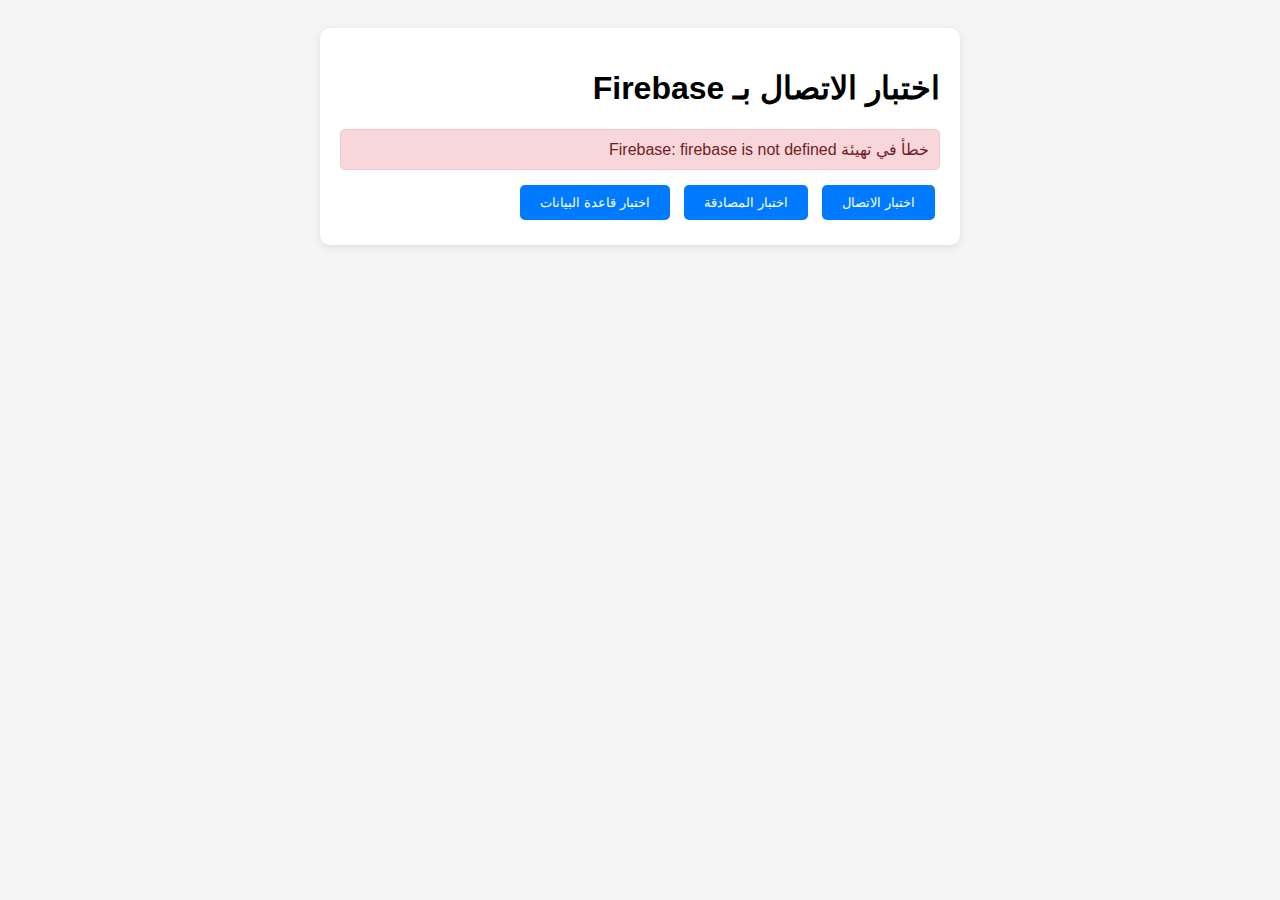
<file: test-firebase.html>
<!DOCTYPE html>
<html lang="ar" dir="rtl">
<head>
    <meta charset="UTF-8">
    <meta name="viewport" content="width=device-width, initial-scale=1.0">
    <title>اختبار Firebase</title>
    <style>
        body {
            font-family: Arial, sans-serif;
            padding: 20px;
            background: #f5f5f5;
        }
        .container {
            max-width: 600px;
            margin: 0 auto;
            background: white;
            padding: 20px;
            border-radius: 10px;
            box-shadow: 0 2px 10px rgba(0,0,0,0.1);
        }
        .status {
            padding: 10px;
            margin: 10px 0;
            border-radius: 5px;
        }
        .success {
            background: #d4edda;
            color: #155724;
            border: 1px solid #c3e6cb;
        }
        .error {
            background: #f8d7da;
            color: #721c24;
            border: 1px solid #f5c6cb;
        }
        .info {
            background: #d1ecf1;
            color: #0c5460;
            border: 1px solid #bee5eb;
        }
        button {
            background: #007bff;
            color: white;
            border: none;
            padding: 10px 20px;
            border-radius: 5px;
            cursor: pointer;
            margin: 5px;
        }
        button:hover {
            background: #0056b3;
        }
    </style>
</head>
<body>
    <div class="container">
        <h1>اختبار الاتصال بـ Firebase</h1>
        
        <div id="status" class="status info">
            جاري التحقق من الاتصال...
        </div>
        
        <div id="details"></div>
        
        <button onclick="testFirebaseConnection()">اختبار الاتصال</button>
        <button onclick="testAuth()">اختبار المصادقة</button>
        <button onclick="testFirestore()">اختبار قاعدة البيانات</button>
    </div>

    <!-- Firebase SDK -->
    <script src="https://www.gstatic.com/firebasejs/9.23.0/firebase-app-compat.js"></script>
    <script src="https://www.gstatic.com/firebasejs/9.23.0/firebase-auth-compat.js"></script>
    <script src="https://www.gstatic.com/firebasejs/9.23.0/firebase-firestore-compat.js"></script>

    <script>
        // Firebase Configuration
        const firebaseConfig = {
            apiKey: "AIzaSyAtCV2XfOJwLy050kHg5y_Oqy-9NfKyOlc",
            authDomain: "temo-a8e65.firebaseapp.com",
            projectId: "temo-a8e65",
            storageBucket: "temo-a8e65.firebasestorage.app",
            messagingSenderId: "897974034557",
            appId: "1:897974034557:web:fcb74ee2c9e9b73def1114",
            measurementId: "G-EVZ5JG42TS"
        };

        let app, auth, db;
        const statusDiv = document.getElementById('status');
        const detailsDiv = document.getElementById('details');

        function updateStatus(message, type = 'info') {
            statusDiv.className = `status ${type}`;
            statusDiv.textContent = message;
        }

        function addDetail(message) {
            const p = document.createElement('p');
            p.textContent = message;
            detailsDiv.appendChild(p);
        }

        // Initialize Firebase
        try {
            app = firebase.initializeApp(firebaseConfig);
            auth = firebase.auth();
            db = firebase.firestore();
            updateStatus('تم تهيئة Firebase بنجاح!', 'success');
            addDetail('✅ تم تحميل Firebase SDK');
            addDetail('✅ تم تهيئة التطبيق');
        } catch (error) {
            updateStatus('خطأ في تهيئة Firebase: ' + error.message, 'error');
            console.error('Firebase initialization error:', error);
        }

        function testFirebaseConnection() {
            updateStatus('جاري اختبار الاتصال...', 'info');
            detailsDiv.innerHTML = '';
            
            try {
                addDetail('🔧 إعدادات Firebase:');
                addDetail(`Project ID: ${firebaseConfig.projectId}`);
                addDetail(`Auth Domain: ${firebaseConfig.authDomain}`);
                addDetail(`API Key: ${firebaseConfig.apiKey.substring(0, 10)}...`);
                
                if (app) {
                    addDetail('✅ Firebase App متاح');
                    updateStatus('Firebase متصل بنجاح!', 'success');
                } else {
                    updateStatus('خطأ: Firebase App غير متاح', 'error');
                }
            } catch (error) {
                updateStatus('خطأ في الاتصال: ' + error.message, 'error');
            }
        }

        function testAuth() {
            updateStatus('جاري اختبار المصادقة...', 'info');
            
            try {
                if (auth) {
                    addDetail('✅ Firebase Auth متاح');
                    
                    auth.onAuthStateChanged((user) => {
                        if (user) {
                            addDetail(`✅ المستخدم مسجل الدخول: ${user.email}`);
                            updateStatus('المصادقة تعمل بنجاح!', 'success');
                        } else {
                            addDetail('ℹ️ لا يوجد مستخدم مسجل دخول');
                            updateStatus('المصادقة متاحة (لا يوجد مستخدم)', 'info');
                        }
                    });
                } else {
                    updateStatus('خطأ: Firebase Auth غير متاح', 'error');
                }
            } catch (error) {
                updateStatus('خطأ في المصادقة: ' + error.message, 'error');
            }
        }

        async function testFirestore() {
            updateStatus('جاري اختبار قاعدة البيانات...', 'info');
            
            try {
                if (db) {
                    addDetail('✅ Firestore متاح');
                    
                    // Test reading collections
                    const collections = [
                        'shifts', 
                        'reports', 
                        'sales_reports', 
                        'comprehensive_reports', 
                        'expenses', 
                        'users'
                    ];
                    
                    let totalCounts = {
                        shifts: 0,
                        reports: 0,
                        expenses: 0,
                        users: 0
                    };
                    
                    for (const collectionName of collections) {
                        try {
                            const snapshot = await db.collection(collectionName).get();
                            addDetail(`✅ مجموعة ${collectionName}: ${snapshot.size} عنصر`);
                            
                            // Count totals
                            if (collectionName === 'shifts') {
                                totalCounts.shifts = snapshot.size;
                            } else if (collectionName.includes('report')) {
                                totalCounts.reports += snapshot.size;
                            } else if (collectionName === 'expenses') {
                                totalCounts.expenses = snapshot.size;
                            } else if (collectionName === 'users') {
                                totalCounts.users = snapshot.size;
                            }
                            
                            // Show sample data if exists
                            if (snapshot.size > 0) {
                                const firstDoc = snapshot.docs[0];
                                const data = firstDoc.data();
                                addDetail(`   📄 مثال على البيانات: ${JSON.stringify(Object.keys(data)).substring(0, 100)}...`);
                            }
                        } catch (error) {
                            addDetail(`❌ خطأ في مجموعة ${collectionName}: ${error.message}`);
                        }
                    }
                    
                    addDetail('📊 الإجمالي:');
                    addDetail(`   الشيفتات: ${totalCounts.shifts}`);
                    addDetail(`   التقارير: ${totalCounts.reports}`);
                    addDetail(`   المصاريف: ${totalCounts.expenses}`);
                    addDetail(`   المستخدمين: ${totalCounts.users}`);
                    
                    updateStatus('قاعدة البيانات تعمل بنجاح!', 'success');
                } else {
                    updateStatus('خطأ: Firestore غير متاح', 'error');
                }
            } catch (error) {
                updateStatus('خطأ في قاعدة البيانات: ' + error.message, 'error');
                addDetail(`تفاصيل الخطأ: ${error.code} - ${error.message}`);
            }
        }

        // Auto-test on load
        window.addEventListener('load', () => {
            setTimeout(testFirebaseConnection, 1000);
        });
    </script>
</body>
</html>
</file>
<file: styles-pro.css>
/* Professional Temo Styles */
:root {
    /* Primary Colors */
    --primary-color: #2563eb;
    --primary-dark: #1d4ed8;
    --primary-light: #3b82f6;
    
    /* Secondary Colors */
    --secondary-color: #10b981;
    --secondary-dark: #059669;
    --secondary-light: #34d399;
    
    /* Accent Colors */
    --accent-color: #f59e0b;
    --accent-dark: #d97706;
    --accent-light: #fbbf24;
    
    /* Neutral Colors */
    --gray-50: #f9fafb;
    --gray-100: #f3f4f6;
    --gray-200: #e5e7eb;
    --gray-300: #d1d5db;
    --gray-400: #9ca3af;
    --gray-500: #6b7280;
    --gray-600: #4b5563;
    --gray-700: #374151;
    --gray-800: #1f2937;
    --gray-900: #111827;
    
    /* Status Colors */
    --success-color: #10b981;
    --warning-color: #f59e0b;
    --error-color: #ef4444;
    --info-color: #3b82f6;
    
    /* Background */
    --bg-primary: #ffffff;
    --bg-secondary: #f8fafc;
    --bg-tertiary: #f1f5f9;
    
    /* Shadows */
    --shadow-sm: 0 1px 2px 0 rgba(0, 0, 0, 0.05);
    --shadow-md: 0 4px 6px -1px rgba(0, 0, 0, 0.1), 0 2px 4px -1px rgba(0, 0, 0, 0.06);
    --shadow-lg: 0 10px 15px -3px rgba(0, 0, 0, 0.1), 0 4px 6px -2px rgba(0, 0, 0, 0.05);
    --shadow-xl: 0 20px 25px -5px rgba(0, 0, 0, 0.1), 0 10px 10px -5px rgba(0, 0, 0, 0.04);
    
    /* Border Radius */
    --radius-sm: 0.375rem;
    --radius-md: 0.5rem;
    --radius-lg: 0.75rem;
    --radius-xl: 1rem;
    
    /* Spacing */
    --space-1: 0.25rem;
    --space-2: 0.5rem;
    --space-3: 0.75rem;
    --space-4: 1rem;
    --space-5: 1.25rem;
    --space-6: 1.5rem;
    --space-8: 2rem;
    --space-10: 2.5rem;
    --space-12: 3rem;
    
    /* Typography */
    --font-size-xs: 0.75rem;
    --font-size-sm: 0.875rem;
    --font-size-base: 1rem;
    --font-size-lg: 1.125rem;
    --font-size-xl: 1.25rem;
    --font-size-2xl: 1.5rem;
    --font-size-3xl: 1.875rem;
    --font-size-4xl: 2.25rem;
}

/* Reset and Base */
* {
    margin: 0;
    padding: 0;
    box-sizing: border-box;
}

body {
    font-family: 'Cairo', -apple-system, BlinkMacSystemFont, 'Segoe UI', Roboto, sans-serif;
    background: var(--bg-secondary);
    color: var(--gray-800);
    line-height: 1.6;
    direction: rtl;
    font-size: var(--font-size-base);
}

.container {
    min-height: 100vh;
    display: flex;
    flex-direction: column;
}

/* Header */
.header {
    background: var(--bg-primary);
    border-bottom: 1px solid var(--gray-200);
    padding: var(--space-4) var(--space-6);
    display: flex;
    justify-content: space-between;
    align-items: center;
    box-shadow: var(--shadow-sm);
    position: sticky;
    top: 0;
    z-index: 100;
}

.logo {
    display: flex;
    align-items: center;
    gap: var(--space-3);
    color: var(--primary-color);
}

.logo i {
    font-size: var(--font-size-2xl);
}

.logo h1 {
    font-size: var(--font-size-2xl);
    font-weight: 700;
    margin: 0;
}

.nav {
    display: flex;
    align-items: center;
    gap: var(--space-2);
}

.nav-link {
    display: flex;
    align-items: center;
    gap: var(--space-2);
    text-decoration: none;
    color: var(--gray-600);
    font-weight: 500;
    padding: var(--space-2) var(--space-4);
    border-radius: var(--radius-md);
    transition: all 0.2s ease;
    font-size: var(--font-size-sm);
}

.nav-link:hover {
    background: var(--gray-100);
    color: var(--primary-color);
}

.nav-link.active {
    background: var(--primary-color);
    color: white;
}

.logout-btn {
    display: flex;
    align-items: center;
    gap: var(--space-2);
    background: var(--error-color);
    color: white;
    border: none;
    padding: var(--space-2) var(--space-4);
    border-radius: var(--radius-md);
    cursor: pointer;
    font-weight: 500;
    font-size: var(--font-size-sm);
    transition: all 0.2s ease;
}

.logout-btn:hover {
    background: #dc2626;
}

/* Main Content */
.main {
    flex: 1;
    padding: var(--space-6);
}

.page-container {
    max-width: 1400px;
    margin: 0 auto;
}

.page-header {
    display: flex;
    justify-content: space-between;
    align-items: center;
    margin-bottom: var(--space-8);
    padding-bottom: var(--space-4);
    border-bottom: 1px solid var(--gray-200);
}

.page-title {
    display: flex;
    align-items: center;
    gap: var(--space-3);
}

.page-title i {
    font-size: var(--font-size-3xl);
    color: var(--primary-color);
}

.page-title h2 {
    font-size: var(--font-size-3xl);
    font-weight: 700;
    color: var(--gray-900);
    margin: 0;
}

.page-actions {
    display: flex;
    gap: var(--space-3);
    align-items: center;
}

/* Buttons */
.btn {
    display: inline-flex;
    align-items: center;
    gap: var(--space-2);
    padding: var(--space-3) var(--space-5);
    border: none;
    border-radius: var(--radius-md);
    font-weight: 500;
    font-size: var(--font-size-sm);
    cursor: pointer;
    transition: all 0.2s ease;
    text-decoration: none;
    white-space: nowrap;
}

.btn-primary {
    background: var(--primary-color);
    color: white;
}

.btn-primary:hover {
    background: var(--primary-dark);
    transform: translateY(-1px);
    box-shadow: var(--shadow-md);
}

.btn-secondary {
    background: var(--gray-600);
    color: white;
}

.btn-secondary:hover {
    background: var(--gray-700);
}

.btn-outline {
    background: transparent;
    color: var(--primary-color);
    border: 1px solid var(--primary-color);
}

.btn-outline:hover {
    background: var(--primary-color);
    color: white;
}

/* Stats Cards */
.stats-cards {
    display: grid;
    grid-template-columns: repeat(auto-fit, minmax(250px, 1fr));
    gap: var(--space-6);
    margin-bottom: var(--space-8);
}

.stat-card {
    background: var(--bg-primary);
    padding: var(--space-6);
    border-radius: var(--radius-lg);
    box-shadow: var(--shadow-md);
    border: 1px solid var(--gray-200);
    transition: all 0.2s ease;
}

.stat-card:hover {
    transform: translateY(-2px);
    box-shadow: var(--shadow-lg);
}

.stat-icon {
    width: 60px;
    height: 60px;
    border-radius: var(--radius-lg);
    display: flex;
    align-items: center;
    justify-content: center;
    margin-bottom: var(--space-4);
    background: linear-gradient(135deg, var(--primary-color), var(--primary-light));
    color: white;
    font-size: var(--font-size-xl);
}

.stat-content h3 {
    font-size: var(--font-size-3xl);
    font-weight: 700;
    color: var(--gray-900);
    margin-bottom: var(--space-1);
}

.stat-content p {
    color: var(--gray-600);
    font-size: var(--font-size-sm);
    font-weight: 500;
}

/* Overview Cards for Statistics */
.stats-overview {
    display: grid;
    grid-template-columns: repeat(auto-fit, minmax(280px, 1fr));
    gap: var(--space-6);
    margin-bottom: var(--space-8);
}

.overview-card {
    background: var(--bg-primary);
    border-radius: var(--radius-lg);
    box-shadow: var(--shadow-md);
    overflow: hidden;
    transition: all 0.2s ease;
}

.overview-card:hover {
    transform: translateY(-2px);
    box-shadow: var(--shadow-lg);
}

.card-header {
    padding: var(--space-4) var(--space-6);
    display: flex;
    align-items: center;
    gap: var(--space-3);
    border-bottom: 1px solid var(--gray-200);
}

.overview-card.revenue .card-header {
    background: linear-gradient(135deg, var(--success-color), var(--secondary-light));
    color: white;
}

.overview-card.expenses .card-header {
    background: linear-gradient(135deg, var(--error-color), #f87171);
    color: white;
}

.overview-card.profit .card-header {
    background: linear-gradient(135deg, var(--accent-color), var(--accent-light));
    color: white;
}

.overview-card.orders .card-header {
    background: linear-gradient(135deg, var(--info-color), var(--primary-light));
    color: white;
}

.card-header h3 {
    font-size: var(--font-size-lg);
    font-weight: 600;
    margin: 0;
}

.card-content {
    padding: var(--space-6);
}

.main-stat {
    font-size: var(--font-size-4xl);
    font-weight: 700;
    color: var(--gray-900);
    margin-bottom: var(--space-2);
}

.sub-stats {
    display: flex;
    align-items: center;
    gap: var(--space-2);
    font-size: var(--font-size-sm);
}

.trend {
    padding: var(--space-1) var(--space-2);
    border-radius: var(--radius-sm);
    font-weight: 600;
}

.trend.positive {
    background: #dcfce7;
    color: #166534;
}

.trend.negative {
    background: #fee2e2;
    color: #991b1b;
}

.period {
    color: var(--gray-500);
}

/* Tabs */
.tabs-container {
    margin-bottom: var(--space-6);
}

.tabs {
    display: flex;
    border-bottom: 1px solid var(--gray-200);
    background: var(--bg-primary);
    border-radius: var(--radius-lg) var(--radius-lg) 0 0;
    padding: 0 var(--space-4);
}

.tab-btn {
    background: none;
    border: none;
    padding: var(--space-4) var(--space-6);
    cursor: pointer;
    font-weight: 500;
    color: var(--gray-600);
    border-bottom: 2px solid transparent;
    transition: all 0.2s ease;
}

.tab-btn.active,
.tab-btn:hover {
    color: var(--primary-color);
    border-bottom-color: var(--primary-color);
}

/* Data Section */
.data-section {
    background: var(--bg-primary);
    border-radius: var(--radius-lg);
    box-shadow: var(--shadow-md);
    overflow: hidden;
}

.section-header {
    padding: var(--space-6);
    border-bottom: 1px solid var(--gray-200);
    display: flex;
    justify-content: space-between;
    align-items: center;
    background: var(--gray-50);
}

.section-header h3 {
    display: flex;
    align-items: center;
    gap: var(--space-2);
    font-size: var(--font-size-xl);
    font-weight: 600;
    color: var(--gray-900);
    margin: 0;
}

.filters {
    display: flex;
    gap: var(--space-3);
    align-items: center;
}

.filter-select,
.filter-input {
    padding: var(--space-2) var(--space-3);
    border: 1px solid var(--gray-300);
    border-radius: var(--radius-md);
    font-size: var(--font-size-sm);
    background: white;
    color: var(--gray-700);
}

.filter-select:focus,
.filter-input:focus {
    outline: none;
    border-color: var(--primary-color);
    box-shadow: 0 0 0 3px rgba(37, 99, 235, 0.1);
}

/* Data Container */
.data-container {
    padding: var(--space-6);
    min-height: 400px;
}

.loading-state {
    display: flex;
    flex-direction: column;
    align-items: center;
    justify-content: center;
    padding: var(--space-12);
    color: var(--gray-500);
}

.loading-state i {
    font-size: var(--font-size-3xl);
    margin-bottom: var(--space-4);
    color: var(--primary-color);
}

.empty-state {
    text-align: center;
    padding: var(--space-12);
    color: var(--gray-500);
}

/* Data Items */
.data-item {
    background: var(--gray-50);
    border: 1px solid var(--gray-200);
    border-radius: var(--radius-md);
    padding: var(--space-4);
    margin-bottom: var(--space-4);
    transition: all 0.2s ease;
}

.data-item:hover {
    background: white;
    box-shadow: var(--shadow-md);
    transform: translateY(-1px);
}

.data-item h4 {
    color: var(--gray-900);
    font-weight: 600;
    margin-bottom: var(--space-2);
    display: flex;
    align-items: center;
    gap: var(--space-2);
}

.data-details {
    color: var(--gray-600);
    font-size: var(--font-size-sm);
    line-height: 1.6;
}

/* Charts */
.charts-grid {
    display: grid;
    grid-template-columns: repeat(auto-fit, minmax(400px, 1fr));
    gap: var(--space-6);
    margin-bottom: var(--space-8);
}

.chart-container {
    background: var(--bg-primary);
    border-radius: var(--radius-lg);
    box-shadow: var(--shadow-md);
    padding: var(--space-6);
}

.chart-header {
    margin-bottom: var(--space-4);
    padding-bottom: var(--space-3);
    border-bottom: 1px solid var(--gray-200);
}

.chart-header h3 {
    display: flex;
    align-items: center;
    gap: var(--space-2);
    font-size: var(--font-size-lg);
    font-weight: 600;
    color: var(--gray-900);
    margin: 0;
}

/* Detailed Stats */
.detailed-stats {
    display: grid;
    gap: var(--space-6);
}

.stats-section {
    background: var(--bg-primary);
    border-radius: var(--radius-lg);
    box-shadow: var(--shadow-md);
    padding: var(--space-6);
}

.stats-section h3 {
    display: flex;
    align-items: center;
    gap: var(--space-2);
    font-size: var(--font-size-xl);
    font-weight: 600;
    color: var(--gray-900);
    margin-bottom: var(--space-4);
}

.stats-grid {
    display: grid;
    grid-template-columns: repeat(auto-fit, minmax(200px, 1fr));
    gap: var(--space-4);
}

.stat-item {
    display: flex;
    flex-direction: column;
    gap: var(--space-1);
}

.stat-label {
    font-size: var(--font-size-sm);
    color: var(--gray-600);
    font-weight: 500;
}

.stat-value {
    font-size: var(--font-size-lg);
    font-weight: 700;
    color: var(--gray-900);
}

/* Auth Pages */
.auth-container {
    max-width: 400px;
    margin: 0 auto;
    padding: var(--space-8) 0;
}

.auth-card {
    background: var(--bg-primary);
    border-radius: var(--radius-xl);
    box-shadow: var(--shadow-xl);
    padding: var(--space-8);
    border: 1px solid var(--gray-200);
}

.auth-card h2 {
    text-align: center;
    color: var(--gray-900);
    font-size: var(--font-size-2xl);
    font-weight: 700;
    margin-bottom: var(--space-6);
}

.form-group {
    margin-bottom: var(--space-5);
}

.form-group label {
    display: block;
    margin-bottom: var(--space-2);
    font-weight: 600;
    color: var(--gray-700);
    font-size: var(--font-size-sm);
}

.form-group input {
    width: 100%;
    padding: var(--space-3);
    border: 1px solid var(--gray-300);
    border-radius: var(--radius-md);
    font-size: var(--font-size-base);
    transition: all 0.2s ease;
}

.form-group input:focus {
    outline: none;
    border-color: var(--primary-color);
    box-shadow: 0 0 0 3px rgba(37, 99, 235, 0.1);
}

.auth-switch {
    text-align: center;
    margin-top: var(--space-6);
}

.auth-switch p {
    margin: var(--space-2) 0;
    color: var(--gray-600);
    font-size: var(--font-size-sm);
}

.auth-switch a {
    color: var(--primary-color);
    text-decoration: none;
    font-weight: 600;
}

.auth-switch a:hover {
    text-decoration: underline;
}

/* Messages */
.message {
    padding: var(--space-4);
    border-radius: var(--radius-md);
    margin: var(--space-4) 0;
    font-weight: 500;
}

.message.success {
    background: #dcfce7;
    color: #166534;
    border: 1px solid #bbf7d0;
}

.message.error {
    background: #fee2e2;
    color: #991b1b;
    border: 1px solid #fecaca;
}

.message.info {
    background: #dbeafe;
    color: #1e40af;
    border: 1px solid #bfdbfe;
}

/* Footer */
.footer {
    background: var(--gray-900);
    color: var(--gray-300);
    text-align: center;
    padding: var(--space-6);
    margin-top: auto;
}

/* Responsive Design */
@media (max-width: 1024px) {
    .charts-grid {
        grid-template-columns: 1fr;
    }
    
    .stats-cards {
        grid-template-columns: repeat(auto-fit, minmax(200px, 1fr));
    }
}

@media (max-width: 768px) {
    .header {
        flex-direction: column;
        gap: var(--space-4);
        padding: var(--space-4);
    }
    
    .nav {
        flex-wrap: wrap;
        justify-content: center;
        gap: var(--space-2);
    }
    
    .nav-link {
        font-size: var(--font-size-xs);
        padding: var(--space-2) var(--space-3);
    }
    
    .main {
        padding: var(--space-4);
    }
    
    .page-header {
        flex-direction: column;
        gap: var(--space-4);
        align-items: flex-start;
    }
    
    .page-actions {
        width: 100%;
        justify-content: flex-start;
    }
    
    .stats-cards {
        grid-template-columns: 1fr;
        gap: var(--space-4);
    }
    
    .stats-overview {
        grid-template-columns: 1fr;
    }
    
    .section-header {
        flex-direction: column;
        gap: var(--space-4);
        align-items: flex-start;
    }
    
    .filters {
        width: 100%;
        flex-wrap: wrap;
    }
    
    .filter-select,
    .filter-input {
        flex: 1;
        min-width: 120px;
    }
    
    .stats-grid {
        grid-template-columns: 1fr;
    }
    
    .auth-container {
        padding: var(--space-4);
    }
    
    .auth-card {
        padding: var(--space-6);
    }
}

@media (max-width: 480px) {
    .logo h1 {
        font-size: var(--font-size-xl);
    }
    
    .page-title h2 {
        font-size: var(--font-size-2xl);
    }
    
    .nav-link span {
        display: none;
    }
    
    .btn {
        padding: var(--space-2) var(--space-3);
        font-size: var(--font-size-xs);
    }
    
    .stat-card {
        padding: var(--space-4);
    }
    
    .stat-icon {
        width: 50px;
        height: 50px;
        font-size: var(--font-size-lg);
    }
    
    .main-stat {
        font-size: var(--font-size-3xl);
    }
}

/* Loading Animation */
@keyframes spin {
    0% { transform: rotate(0deg); }
    100% { transform: rotate(360deg); }
}

.fa-spin {
    animation: spin 1s linear infinite;
}

/* Smooth Transitions */
* {
    transition: color 0.2s ease, background-color 0.2s ease, border-color 0.2s ease, transform 0.2s ease, box-shadow 0.2s ease;
}

/* Focus States */
button:focus,
input:focus,
select:focus {
    outline: 2px solid var(--primary-color);
    outline-offset: 2px;
}

/* Hover Effects */
.stat-card:hover .stat-icon {
    transform: scale(1.05);
}

.data-item:hover {
    border-color: var(--primary-color);
}

/* Welcome Section */
.welcome-section {
    padding: var(--space-12) 0;
}

.welcome-hero {
    display: grid;
    grid-template-columns: 1fr 1fr;
    gap: var(--space-12);
    align-items: center;
    max-width: 1200px;
    margin: 0 auto;
}

.hero-content h1 {
    font-size: var(--font-size-4xl);
    font-weight: 700;
    color: var(--gray-900);
    margin-bottom: var(--space-4);
    display: flex;
    align-items: center;
    gap: var(--space-3);
}

.hero-content h1 i {
    color: var(--primary-color);
}

.hero-subtitle {
    font-size: var(--font-size-xl);
    color: var(--primary-color);
    font-weight: 600;
    margin-bottom: var(--space-4);
}

.hero-description {
    font-size: var(--font-size-lg);
    color: var(--gray-600);
    line-height: 1.8;
    margin-bottom: var(--space-8);
}

.hero-actions {
    display: flex;
    gap: var(--space-4);
}

.hero-features {
    display: grid;
    grid-template-columns: 1fr 1fr;
    gap: var(--space-6);
}

.feature-item {
    background: var(--bg-primary);
    padding: var(--space-6);
    border-radius: var(--radius-lg);
    box-shadow: var(--shadow-md);
    text-align: center;
    transition: all 0.3s ease;
}

.feature-item:hover {
    transform: translateY(-5px);
    box-shadow: var(--shadow-lg);
}

.feature-item i {
    font-size: var(--font-size-3xl);
    color: var(--primary-color);
    margin-bottom: var(--space-3);
}

.feature-item h3 {
    font-size: var(--font-size-lg);
    font-weight: 600;
    color: var(--gray-900);
    margin-bottom: var(--space-2);
}

.feature-item p {
    color: var(--gray-600);
    font-size: var(--font-size-sm);
}

/* User Info Card */
.user-info-card {
    background: linear-gradient(135deg, var(--primary-color), var(--primary-light));
    color: white;
    padding: var(--space-6);
    border-radius: var(--radius-lg);
    box-shadow: var(--shadow-lg);
    display: flex;
    align-items: center;
    gap: var(--space-6);
    margin-bottom: var(--space-8);
}

.user-avatar {
    font-size: 4rem;
    opacity: 0.9;
}

.user-details {
    flex: 1;
}

.user-details h3 {
    font-size: var(--font-size-xl);
    font-weight: 600;
    margin-bottom: var(--space-2);
}

.user-details p {
    display: flex;
    align-items: center;
    gap: var(--space-2);
    margin: var(--space-1) 0;
    opacity: 0.9;
}

.user-actions .btn {
    background: rgba(255, 255, 255, 0.2);
    color: white;
    border: 1px solid rgba(255, 255, 255, 0.3);
}

.user-actions .btn:hover {
    background: rgba(255, 255, 255, 0.3);
}

/* Quick Actions */
.quick-actions {
    margin-top: var(--space-8);
}

.quick-actions h3 {
    display: flex;
    align-items: center;
    gap: var(--space-2);
    font-size: var(--font-size-xl);
    font-weight: 600;
    color: var(--gray-900);
    margin-bottom: var(--space-6);
}

.actions-grid {
    display: grid;
    grid-template-columns: repeat(auto-fit, minmax(250px, 1fr));
    gap: var(--space-6);
}

.action-card {
    background: var(--bg-primary);
    padding: var(--space-6);
    border-radius: var(--radius-lg);
    box-shadow: var(--shadow-md);
    text-decoration: none;
    color: inherit;
    transition: all 0.3s ease;
    border: 1px solid var(--gray-200);
}

.action-card:hover {
    transform: translateY(-3px);
    box-shadow: var(--shadow-lg);
    border-color: var(--primary-color);
}

.action-card i {
    font-size: var(--font-size-2xl);
    color: var(--primary-color);
    margin-bottom: var(--space-3);
}

.action-card h4 {
    font-size: var(--font-size-lg);
    font-weight: 600;
    color: var(--gray-900);
    margin-bottom: var(--space-2);
}

.action-card p {
    color: var(--gray-600);
    font-size: var(--font-size-sm);
    line-height: 1.6;
}

/* Clickable Stats Cards */
.stat-card {
    cursor: pointer;
}

.stat-card:hover {
    border-color: var(--primary-color);
}

/* Print Styles */
@media print {
    .header,
    .footer,
    .page-actions,
    .filters {
        display: none;
    }
    
    .main {
        padding: 0;
    }
    
    .stats-cards,
    .charts-grid {
        break-inside: avoid;
    }
}

/* Status Badges */
.status-badge {
    display: inline-block;
    padding: var(--space-1) var(--space-2);
    border-radius: var(--radius-sm);
    font-size: var(--font-size-xs);
    font-weight: 600;
    margin-right: var(--space-2);
}

.status-badge.success {
    background: #dcfce7;
    color: #166534;
}

.status-badge.info {
    background: #dbeafe;
    color: #1e40af;
}

.status-badge.error {
    background: #fee2e2;
    color: #991b1b;
}

.status-badge.warning {
    background: #fef3c7;
    color: #92400e;
}

/* Detail Rows */
.detail-row {
    display: flex;
    justify-content: space-between;
    margin: var(--space-2) 0;
    flex-wrap: wrap;
    gap: var(--space-2);
}

.detail-row span {
    flex: 1;
    min-width: 200px;
}

/* Empty State */
.empty-state {
    text-align: center;
    padding: var(--space-12);
    color: var(--gray-500);
}

.empty-state i {
    font-size: var(--font-size-4xl);
    margin-bottom: var(--space-4);
    color: var(--gray-400);
}

.empty-state h3 {
    font-size: var(--font-size-xl);
    font-weight: 600;
    color: var(--gray-600);
    margin-bottom: var(--space-2);
}

/* Mobile Responsive for Welcome Section */
@media (max-width: 768px) {
    .welcome-hero {
        grid-template-columns: 1fr;
        gap: var(--space-8);
        text-align: center;
    }
    
    .hero-content h1 {
        font-size: var(--font-size-3xl);
    }
    
    .hero-features {
        grid-template-columns: 1fr;
    }
    
    .user-info-card {
        flex-direction: column;
        text-align: center;
        gap: var(--space-4);
    }
    
    .actions-grid {
        grid-template-columns: 1fr;
    }
    
    .detail-row {
        flex-direction: column;
    }
    
    .detail-row span {
        min-width: auto;
    }
}

/* Data Management Styles */
.data-stats {
    display: grid;
    grid-template-columns: repeat(auto-fit, minmax(200px, 1fr));
    gap: var(--space-4);
    margin-bottom: var(--space-8);
}

.stat-item {
    display: flex;
    align-items: center;
    gap: var(--space-3);
    background: var(--gray-50);
    padding: var(--space-4);
    border-radius: var(--radius-md);
    border: 1px solid var(--gray-200);
}

.stat-item i {
    font-size: var(--font-size-xl);
    color: var(--primary-color);
}

.stat-item div {
    flex: 1;
}

.stat-label {
    display: block;
    font-size: var(--font-size-sm);
    color: var(--gray-600);
    font-weight: 500;
}

.stat-value {
    display: block;
    font-size: var(--font-size-xl);
    font-weight: 700;
    color: var(--gray-900);
}

/* Danger Zone */
.danger-zone {
    background: #fef2f2;
    border: 2px solid #fecaca;
    border-radius: var(--radius-lg);
    padding: var(--space-6);
    margin-top: var(--space-8);
}

.danger-zone h4 {
    color: #991b1b;
    font-size: var(--font-size-lg);
    font-weight: 600;
    margin-bottom: var(--space-4);
    display: flex;
    align-items: center;
    gap: var(--space-2);
}

.warning-text {
    background: #fee2e2;
    color: #7f1d1d;
    padding: var(--space-3);
    border-radius: var(--radius-md);
    margin-bottom: var(--space-6);
    display: flex;
    align-items: center;
    gap: var(--space-2);
    font-weight: 500;
}

.danger-actions {
    display: grid;
    gap: var(--space-4);
}

.danger-action {
    display: flex;
    justify-content: space-between;
    align-items: center;
    padding: var(--space-4);
    background: white;
    border: 1px solid #fecaca;
    border-radius: var(--radius-md);
    gap: var(--space-4);
}

.danger-action.critical {
    border-color: #dc2626;
    background: #fef2f2;
}

.action-info {
    flex: 1;
}

.action-info h5 {
    font-size: var(--font-size-base);
    font-weight: 600;
    color: var(--gray-900);
    margin-bottom: var(--space-1);
}

.action-info p {
    font-size: var(--font-size-sm);
    color: var(--gray-600);
    margin: 0;
}

.btn-danger {
    background: var(--error-color);
    color: white;
    border: 1px solid var(--error-color);
}

.btn-danger:hover {
    background: #dc2626;
    border-color: #dc2626;
}

.btn-danger.critical {
    background: #7f1d1d;
    border-color: #7f1d1d;
    animation: pulse 2s infinite;
}

.btn-danger.critical:hover {
    background: #991b1b;
    border-color: #991b1b;
}

@keyframes pulse {
    0%, 100% {
        opacity: 1;
    }
    50% {
        opacity: 0.8;
    }
}

/* Mobile responsive for danger zone */
@media (max-width: 768px) {
    .data-stats {
        grid-template-columns: 1fr;
    }
    
    .danger-action {
        flex-direction: column;
        align-items: flex-start;
        gap: var(--space-3);
    }
    
    .danger-action button {
        width: 100%;
    }
}

/* User Info Card */
.user-info-card {
    display: flex;
    align-items: center;
    gap: var(--space-4);
    background: var(--gray-50);
    padding: var(--space-6);
    border-radius: var(--radius-lg);
    border: 1px solid var(--gray-200);
    margin-bottom: var(--space-6);
}

.user-avatar {
    flex-shrink: 0;
}

.user-avatar i {
    font-size: 4rem;
    color: var(--primary-color);
}

.user-details {
    flex: 1;
}

.user-details .detail-row {
    margin: var(--space-2) 0;
}

.user-details .detail-row span {
    display: block;
    color: var(--gray-700);
}

.user-details .detail-row strong {
    color: var(--gray-900);
    font-weight: 600;
}

/* Loading State */
.loading-state {
    display: flex;
    flex-direction: column;
    align-items: center;
    justify-content: center;
    padding: var(--space-12);
    color: var(--gray-500);
}

.loading-state i {
    font-size: var(--font-size-2xl);
    margin-bottom: var(--space-3);
    color: var(--primary-color);
}

.loading-state p {
    font-size: var(--font-size-base);
    margin: 0;
}

/* Message Styles */
.message {
    margin: var(--space-4) 0;
    padding: var(--space-3);
    border-radius: var(--radius-md);
    display: none;
}

.message.success {
    background: #dcfce7;
    color: #166534;
    border: 1px solid #bbf7d0;
    display: block;
}

.message.error {
    background: #fee2e2;
    color: #991b1b;
    border: 1px solid #fecaca;
    display: block;
}

.message.info {
    background: #dbeafe;
    color: #1e40af;
    border: 1px solid #bfdbfe;
    display: block;
}

/* Spinner */
.spinner {
    width: 40px;
    height: 40px;
    border: 4px solid var(--gray-200);
    border-top: 4px solid var(--primary-color);
    border-radius: 50%;
    animation: spin 1s linear infinite;
    margin: 0 auto var(--space-3);
}

@keyframes spin {
    0% { transform: rotate(0deg); }
    100% { transform: rotate(360deg); }
}

/* Mobile responsive for user info */
@media (max-width: 768px) {
    .user-info-card {
        flex-direction: column;
        text-align: center;
        gap: var(--space-3);
    }
    
    .user-details .detail-row span {
        text-align: center;
    }
}

/* Report and Shift Items */
.report-item {
    border-left: 4px solid var(--info-color);
}

.shift-item {
    border-left: 4px solid var(--success-color);
}

.type-badge {
    display: inline-block;
    padding: var(--space-1) var(--space-2);
    border-radius: var(--radius-sm);
    font-size: var(--font-size-xs);
    font-weight: 600;
    margin-right: var(--space-2);
    background: var(--info-color);
    color: white;
}

/* Clickable shifts styling */
.data-item {
    transition: all 0.3s ease;
    position: relative;
    border: 2px solid transparent;
}

.data-item:hover {
    background: var(--gray-100);
    transform: translateY(-2px);
    box-shadow: 0 6px 20px rgba(0, 0, 0, 0.15);
    cursor: pointer;
    border-color: var(--primary-color);
}

.data-item:active {
    transform: translateY(0);
    box-shadow: 0 2px 8px rgba(0, 0, 0, 0.1);
}

/* Click hint styling */
.click-hint {
    opacity: 0;
    transition: opacity 0.3s ease;
    font-size: 0.8em !important;
    color: var(--primary-color) !important;
    font-weight: 500;
}

.data-item:hover .click-hint {
    opacity: 1;
}

/* Enhanced visual feedback */
.data-item::before {
    content: '';
    position: absolute;
    top: 0;
    left: 0;
    right: 0;
    height: 3px;
    background: linear-gradient(90deg, var(--primary-color), var(--secondary-color));
    opacity: 0;
    transition: opacity 0.3s ease;
}

.data-item:hover::before {
    opacity: 1;
}

.data-item h4 {
    display: flex;
    align-items: center;
    flex-wrap: wrap;
    gap: var(--space-2);
}

.data-item h4 i {
    color: var(--primary-color);
}

/* Better spacing for detail rows */
.data-details .detail-row {
    padding: var(--space-2) 0;
    border-bottom: 1px solid var(--gray-100);
}

.data-details .detail-row:last-child {
    border-bottom: none;
}

/* Highlight important values */
.data-details .detail-row span strong {
    color: var(--gray-800);
    font-weight: 600;
}

/* Mobile improvements */
@media (max-width: 768px) {
    .data-item h4 {
        flex-direction: column;
        align-items: flex-start;
        gap: var(--space-2);
    }
    
    .type-badge {
        margin-right: 0;
    }
}

/* Modal Styles */
.modal {
    display: none;
    position: fixed;
    z-index: 1000;
    left: 0;
    top: 0;
    width: 100%;
    height: 100%;
    background-color: rgba(0, 0, 0, 0.5);
    backdrop-filter: blur(4px);
}

.modal-content {
    background-color: white;
    margin: 5% auto;
    padding: 0;
    border-radius: var(--radius-lg);
    width: 90%;
    max-width: 800px;
    max-height: 80vh;
    overflow: hidden;
    box-shadow: 0 20px 25px -5px rgba(0, 0, 0, 0.1), 0 10px 10px -5px rgba(0, 0, 0, 0.04);
    animation: modalSlideIn 0.3s ease-out;
}

@keyframes modalSlideIn {
    from {
        opacity: 0;
        transform: translateY(-50px) scale(0.95);
    }
    to {
        opacity: 1;
        transform: translateY(0) scale(1);
    }
}

.modal-header {
    background: linear-gradient(135deg, var(--primary-color), var(--secondary-color));
    color: white;
    padding: var(--space-6);
    display: flex;
    justify-content: space-between;
    align-items: center;
}

.modal-header h3 {
    margin: 0;
    font-size: var(--font-size-xl);
    font-weight: 600;
}

.modal-header .close {
    font-size: var(--font-size-2xl);
    font-weight: bold;
    cursor: pointer;
    background: rgba(255, 255, 255, 0.2);
    border: none;
    border-radius: 50%;
    width: 40px;
    height: 40px;
    display: flex;
    align-items: center;
    justify-content: center;
    transition: background-color 0.2s;
}

.modal-header .close:hover {
    background: rgba(255, 255, 255, 0.3);
}

.modal-body {
    padding: var(--space-6);
    max-height: 60vh;
    overflow-y: auto;
}

.modal-footer {
    background: var(--gray-50);
    padding: var(--space-4) var(--space-6);
    display: flex;
    justify-content: flex-end;
    gap: var(--space-3);
    border-top: 1px solid var(--gray-200);
}

/* Modal Detail Sections */
.modal-section {
    margin-bottom: var(--space-6);
    padding: var(--space-4);
    background: var(--gray-50);
    border-radius: var(--radius-md);
    border-left: 4px solid var(--primary-color);
}

.modal-section h4 {
    margin: 0 0 var(--space-3) 0;
    color: var(--primary-color);
    font-weight: 600;
    display: flex;
    align-items: center;
    gap: var(--space-2);
}

.modal-section h4 i {
    font-size: var(--font-size-lg);
}

.modal-detail-grid {
    display: grid;
    grid-template-columns: repeat(auto-fit, minmax(250px, 1fr));
    gap: var(--space-4);
}

.modal-detail-item {
    background: white;
    padding: var(--space-3);
    border-radius: var(--radius-sm);
    border: 1px solid var(--gray-200);
}

.modal-detail-label {
    font-size: var(--font-size-sm);
    color: var(--gray-600);
    font-weight: 500;
    margin-bottom: var(--space-1);
}

.modal-detail-value {
    font-size: var(--font-size-base);
    color: var(--gray-900);
    font-weight: 600;
}

.modal-detail-value.large {
    font-size: var(--font-size-lg);
    color: var(--primary-color);
}

.modal-detail-value.success {
    color: var(--success-color);
}

.modal-detail-value.error {
    color: var(--error-color);
}

/* Mobile Modal */
@media (max-width: 768px) {
    .modal-content {
        margin: 10% auto;
        width: 95%;
        max-height: 85vh;
    }
    
    .modal-header {
        padding: var(--space-4);
    }
    
    .modal-body {
        padding: var(--space-4);
    }
    
    .modal-footer {
        padding: var(--space-3) var(--space-4);
        flex-direction: column;
    }
    
    .modal-footer button {
        width: 100%;
    }
    
    .modal-detail-grid {
        grid-template-columns: 1fr;
    }
}

/* Raw data styling */
.raw-data-container {
    background: #f8f9fa;
    border: 1px solid #e9ecef;
    border-radius: var(--radius-md);
    padding: var(--space-4);
    font-family: 'Courier New', monospace;
    font-size: 12px;
    line-height: 1.4;
    max-height: 300px;
    overflow-y: auto;
    white-space: pre-wrap;
    word-break: break-all;
}

.raw-data-container::-webkit-scrollbar {
    width: 8px;
}

.raw-data-container::-webkit-scrollbar-track {
    background: #f1f1f1;
    border-radius: 4px;
}

.raw-data-container::-webkit-scrollbar-thumb {
    background: #c1c1c1;
    border-radius: 4px;
}

.raw-data-container::-webkit-scrollbar-thumb:hover {
    background: #a8a8a8;
}

/* Enhanced modal sections */
.modal-section {
    margin-bottom: var(--space-6);
    padding: var(--space-4);
    background: var(--gray-50);
    border-radius: var(--radius-md);
    border-left: 4px solid var(--primary-color);
    transition: all 0.2s ease;
}

.modal-section:hover {
    background: #f8f9fa;
    border-left-color: var(--secondary-color);
}

.modal-section h4 {
    margin: 0 0 var(--space-3) 0;
    color: var(--primary-color);
    font-weight: 600;
    display: flex;
    align-items: center;
    gap: var(--space-2);
    cursor: pointer;
}

.modal-section h4:hover {
    color: var(--secondary-color);
}

/* Collapsible sections */
.modal-section.collapsible h4::after {
    content: '▼';
    margin-left: auto;
    font-size: 0.8em;
    transition: transform 0.2s ease;
}

.modal-section.collapsible.collapsed h4::after {
    transform: rotate(-90deg);
}

.modal-section.collapsible.collapsed .modal-detail-grid,
.modal-section.collapsible.collapsed .modal-detail-item {
    display: none;
}

/* Notifications System */
.notification-container {
    position: relative;
    display: inline-block;
    margin-left: var(--space-3);
}

.notification-bell {
    position: relative;
    background: var(--gray-100);
    border: 2px solid var(--gray-200);
    border-radius: 50%;
    width: 45px;
    height: 45px;
    display: flex;
    align-items: center;
    justify-content: center;
    cursor: pointer;
    transition: all 0.3s ease;
    color: var(--gray-600);
}

.notification-bell:hover {
    background: var(--primary-color);
    color: white;
    transform: scale(1.05);
    box-shadow: 0 4px 12px rgba(0, 0, 0, 0.15);
}

.notification-bell.has-notifications {
    background: var(--primary-color);
    color: white;
    animation: bellShake 0.5s ease-in-out;
}

@keyframes bellShake {
    0%, 100% { transform: rotate(0deg); }
    25% { transform: rotate(-10deg); }
    75% { transform: rotate(10deg); }
}

.notification-badge {
    position: absolute;
    top: -5px;
    right: -5px;
    background: var(--error-color);
    color: white;
    border-radius: 50%;
    min-width: 20px;
    height: 20px;
    display: flex;
    align-items: center;
    justify-content: center;
    font-size: 11px;
    font-weight: 600;
    border: 2px solid white;
    animation: badgePulse 2s infinite;
}

@keyframes badgePulse {
    0%, 100% { transform: scale(1); }
    50% { transform: scale(1.1); }
}

.notification-dropdown {
    position: absolute;
    top: 100%;
    right: 0;
    width: 350px;
    max-width: 90vw;
    background: white;
    border: 1px solid var(--gray-200);
    border-radius: var(--radius-lg);
    box-shadow: 0 10px 30px rgba(0, 0, 0, 0.15);
    z-index: 1000;
    margin-top: var(--space-2);
    max-height: 500px;
    overflow: hidden;
    animation: dropdownSlide 0.3s ease-out;
}

@keyframes dropdownSlide {
    from {
        opacity: 0;
        transform: translateY(-10px);
    }
    to {
        opacity: 1;
        transform: translateY(0);
    }
}

.notification-header {
    padding: var(--space-4);
    border-bottom: 1px solid var(--gray-200);
    display: flex;
    justify-content: space-between;
    align-items: center;
    background: var(--gray-50);
}

.notification-header h4 {
    margin: 0;
    color: var(--primary-color);
    font-weight: 600;
}

.mark-all-read {
    background: none;
    border: none;
    color: var(--secondary-color);
    cursor: pointer;
    font-size: 12px;
    padding: var(--space-1) var(--space-2);
    border-radius: var(--radius-sm);
    transition: all 0.2s ease;
}

.mark-all-read:hover {
    background: var(--secondary-color);
    color: white;
}

.notifications-list {
    max-height: 350px;
    overflow-y: auto;
}

.notifications-list::-webkit-scrollbar {
    width: 6px;
}

.notifications-list::-webkit-scrollbar-track {
    background: var(--gray-100);
}

.notifications-list::-webkit-scrollbar-thumb {
    background: var(--gray-300);
    border-radius: 3px;
}

.notification-item {
    display: flex;
    align-items: flex-start;
    padding: var(--space-3);
    border-bottom: 1px solid var(--gray-100);
    cursor: pointer;
    transition: all 0.2s ease;
    position: relative;
}

.notification-item:hover {
    background: var(--gray-50);
}

.notification-item.unread {
    background: #f0f9ff;
    border-left: 4px solid var(--primary-color);
}

.notification-item.read {
    opacity: 0.7;
}

.notification-icon {
    width: 35px;
    height: 35px;
    border-radius: 50%;
    display: flex;
    align-items: center;
    justify-content: center;
    margin-right: var(--space-3);
    font-size: 14px;
    flex-shrink: 0;
}

.notification-item[data-id*="shift"] .notification-icon {
    background: var(--info-color);
    color: white;
}

.notification-item[data-id*="sales"] .notification-icon {
    background: var(--success-color);
    color: white;
}

.notification-item[data-id*="expense"] .notification-icon {
    background: var(--warning-color);
    color: white;
}

.notification-item[data-id*="comprehensive"] .notification-icon {
    background: var(--primary-color);
    color: white;
}

.notification-item[data-id*="error"] .notification-icon {
    background: var(--error-color);
    color: white;
}

.notification-content {
    flex: 1;
    min-width: 0;
}

.notification-title {
    font-weight: 600;
    color: var(--gray-800);
    margin-bottom: var(--space-1);
    font-size: 14px;
}

.notification-message {
    color: var(--gray-600);
    font-size: 13px;
    line-height: 1.4;
    margin-bottom: var(--space-1);
}

.notification-time {
    color: var(--gray-500);
    font-size: 11px;
}

.unread-dot {
    width: 8px;
    height: 8px;
    background: var(--primary-color);
    border-radius: 50%;
    position: absolute;
    top: var(--space-3);
    left: var(--space-2);
}

.no-notifications {
    text-align: center;
    padding: var(--space-6);
    color: var(--gray-500);
}

.no-notifications i {
    font-size: 48px;
    margin-bottom: var(--space-3);
    opacity: 0.5;
}

.notification-footer {
    padding: var(--space-3);
    border-top: 1px solid var(--gray-200);
    background: var(--gray-50);
    text-align: center;
}

.clear-all {
    background: none;
    border: 1px solid var(--error-color);
    color: var(--error-color);
    padding: var(--space-2) var(--space-4);
    border-radius: var(--radius-md);
    cursor: pointer;
    font-size: 12px;
    transition: all 0.2s ease;
}

.clear-all:hover {
    background: var(--error-color);
    color: white;
}

/* Toggle Switch for Filters */
.toggle-switch {
    display: flex;
    align-items: center;
    gap: var(--space-2);
    cursor: pointer;
    user-select: none;
}

.toggle-switch input[type="checkbox"] {
    display: none;
}

.slider {
    position: relative;
    width: 50px;
    height: 24px;
    background: var(--gray-300);
    border-radius: 12px;
    transition: background 0.3s ease;
}

.slider::before {
    content: '';
    position: absolute;
    top: 2px;
    left: 2px;
    width: 20px;
    height: 20px;
    background: white;
    border-radius: 50%;
    transition: transform 0.3s ease;
    box-shadow: 0 2px 4px rgba(0, 0, 0, 0.2);
}

.toggle-switch input[type="checkbox"]:checked + .slider {
    background: var(--primary-color);
}

.toggle-switch input[type="checkbox"]:checked + .slider::before {
    transform: translateX(26px);
}

.toggle-label {
    font-size: 14px;
    color: var(--gray-700);
    font-weight: 500;
}

.filters {
    display: flex;
    align-items: center;
    gap: var(--space-3);
    flex-wrap: wrap;
}

/* Mobile responsive */
@media (max-width: 768px) {
    .notification-dropdown {
        width: 300px;
        right: -50px;
    }
    
    .notification-container {
        margin-left: var(--space-2);
    }
    
    .notification-bell {
        width: 40px;
        height: 40px;
    }
    
    .filters {
        flex-direction: column;
        align-items: stretch;
        gap: var(--space-2);
    }
    
    .toggle-switch {
        justify-content: space-between;
    }
}

/* ===== NEW REPORTS PAGE DESIGN - VERSION 2.0 ===== */
/* Original Reports Page Styles */
.reports-page {
    overflow-x: hidden;
    max-width: 100%;
    padding: 15px;
    position: relative;
    background: #f8fafc;
    min-height: 100vh;
}

.page-header-reports {
    display: flex;
    justify-content: space-between;
    align-items: center;
    margin-bottom: 20px;
}

.page-header-reports h2 {
    margin: 0;
    color: var(--primary-color);
    font-size: 1.8rem;
    font-weight: 700;
}

.btn-clear-reports {
    background-color: #e74c3c;
    color: white;
    padding: 8px 15px;
    border: none;
    border-radius: var(--radius-md);
    cursor: pointer;
    font-weight: 600;
    transition: all 0.2s ease;
}

.btn-clear-reports:hover {
    background-color: #c0392b;
    transform: translateY(-1px);
}

/* Stats Cards Grid */
.stats-cards-grid {
    display: grid;
    grid-template-columns: repeat(auto-fill, minmax(200px, 1fr));
    gap: 15px;
    margin-bottom: 30px;
}

.stat-card-reports {
    background: white;
    padding: 15px;
    border-radius: var(--radius-lg);
    text-align: center;
    box-shadow: 0 2px 10px rgba(0, 0, 0, 0.1);
    transition: transform 0.2s ease;
}

.stat-card-reports:hover {
    transform: translateY(-2px);
}

.stat-card-reports h3 {
    font-size: 1rem;
    color: var(--gray-600);
    margin-bottom: 5px;
    font-weight: 500;
}

.stat-value {
    font-size: 1.8rem;
    font-weight: bold;
    color: var(--primary-color);
}

.stat-value.cash {
    color: var(--secondary-color);
}

.stat-value.card {
    color: var(--accent-color);
}

/* Filters Card */
.filters-card {
    background: white;
    margin-bottom: 20px;
    padding: 15px;
    border-radius: var(--radius-lg);
    box-shadow: 0 2px 10px rgba(0, 0, 0, 0.1);
}

.filters-row-reports {
    display: flex;
    gap: 15px;
    flex-wrap: wrap;
    align-items: end;
}

.filter-item {
    display: flex;
    flex-direction: column;
    gap: 5px;
}

.filter-item label {
    display: block;
    margin-bottom: 5px;
    font-weight: 600;
    color: var(--gray-700);
}

.filter-input-reports,
.filter-select-reports {
    padding: 8px;
    border-radius: var(--radius-md);
    border: 1px solid #ddd;
    font-size: 1rem;
    transition: border-color 0.2s ease;
}

.filter-input-reports:focus,
.filter-select-reports:focus {
    outline: none;
    border-color: var(--primary-color);
}

.btn-reset-filters {
    background: var(--primary-color);
    color: white;
    border: none;
    padding: 8px 15px;
    border-radius: var(--radius-md);
    cursor: pointer;
    font-weight: 600;
    margin-top: 23px;
    transition: all 0.2s ease;
}

.btn-reset-filters:hover {
    background: var(--primary-dark);
    transform: translateY(-1px);
}

.btn-manual-sync {
    background: var(--secondary-color);
    color: white;
    border: none;
    padding: 8px 15px;
    border-radius: var(--radius-md);
    cursor: pointer;
    font-weight: 600;
    margin-top: 23px;
    transition: all 0.2s ease;
    display: flex;
    align-items: center;
    gap: 5px;
}

.btn-manual-sync:hover {
    background: var(--secondary-dark);
    transform: translateY(-1px);
}

.btn-manual-sync i {
    animation: none;
}

.btn-manual-sync:active i {
    animation: spin 1s linear;
}

@keyframes spin {
    from { transform: rotate(0deg); }
    to { transform: rotate(360deg); }
}

/* Sales Table Card */
.sales-table-card {
    background: white;
    border-radius: var(--radius-lg);
    box-shadow: 0 2px 10px rgba(0, 0, 0, 0.1);
    overflow: hidden;
}

.sales-table-card h3 {
    margin-bottom: 15px;
    color: var(--primary-color);
    padding: 15px 15px 0 15px;
    font-size: 1.2rem;
    font-weight: 600;
}

.table-wrapper {
    overflow-x: auto;
    padding: 0 15px 15px 15px;
}

.no-sales-message {
    text-align: center;
    padding: 20px;
    color: var(--gray-500);
}

.no-sales-message p {
    margin: 0;
    font-size: 1.1rem;
}

.sales-table {
    width: 100%;
    border-collapse: collapse;
    margin-bottom: 15px;
}

.sales-table thead tr {
    background-color: #f8f9fa;
    border-bottom: 2px solid #eee;
}

.sales-table th {
    padding: 10px;
    text-align: right;
    font-weight: 600;
    color: var(--gray-700);
}

.sales-table td {
    padding: 10px;
    text-align: right;
    border-bottom: 1px solid #eee;
    color: var(--gray-700);
}

.sales-table tbody tr:hover {
    background-color: #f8f9fa;
}

.sales-table tbody tr:last-child td {
    border-bottom: none;
}

/* Payment Method Badge */
.payment-badge {
    display: inline-block;
    padding: 4px 8px;
    border-radius: 4px;
    font-size: 0.9rem;
    font-weight: 500;
}

.payment-badge.cash {
    background-color: #e8f5e9;
    color: #388e3c;
}

.payment-badge.card {
    background-color: #e3f2fd;
    color: #1976d2;
}

/* Confirm Dialog */
.confirm-dialog-overlay {
    position: fixed;
    top: 0;
    left: 0;
    right: 0;
    bottom: 0;
    background-color: rgba(0, 0, 0, 0.5);
    display: flex;
    justify-content: center;
    align-items: center;
    z-index: 1000;
    direction: rtl;
}

.confirm-dialog {
    background-color: white;
    border-radius: var(--radius-lg);
    padding: 20px;
    width: 400px;
    max-width: 90%;
    box-shadow: 0 4px 20px rgba(0, 0, 0, 0.3);
}

.confirm-dialog h3 {
    margin-top: 0;
    color: var(--primary-color);
    font-size: 1.3rem;
}

.confirm-dialog p {
    margin: 15px 0;
    color: var(--gray-700);
    line-height: 1.5;
}

.dialog-buttons {
    display: flex;
    justify-content: flex-start;
    gap: 10px;
    margin-top: 20px;
}

.btn-confirm-delete {
    background-color: #e74c3c;
    color: white;
    border: none;
    padding: 8px 15px;
    border-radius: var(--radius-md);
    cursor: pointer;
    font-weight: 600;
    transition: all 0.2s ease;
}

.btn-confirm-delete:hover {
    background-color: #c0392b;
}

.btn-cancel {
    background-color: #f8f9fa;
    color: #333;
    border: 1px solid #ddd;
    padding: 8px 15px;
    border-radius: var(--radius-md);
    cursor: pointer;
    font-weight: 600;
    transition: all 0.2s ease;
}

.btn-cancel:hover {
    background-color: #e9ecef;
}

/* Mobile Responsive for Reports */
@media (max-width: 768px) {
    .reports-page {
        padding: 10px;
    }
    
    .page-header-reports {
        flex-direction: column;
        gap: 15px;
        text-align: center;
    }
    
    .stats-cards-grid {
        grid-template-columns: 1fr;
    }
    
    .filters-row-reports {
        flex-direction: column;
        align-items: stretch;
    }
    
    .filter-item {
        width: 100%;
    }
    
    .btn-reset-filters {
        margin-top: 10px;
    }
    
    .sales-table {
        font-size: 0.9rem;
    }
    
    .sales-table th,
    .sales-table td {
        padding: 8px 5px;
    }
    
    .confirm-dialog {
        width: 95%;
        margin: 20px;
    }
}

/* Old Dashboard Styles - Keep for backward compatibility */
.reports-dashboard {
    padding: var(--space-6);
    background: #f8fafc;
    min-height: 100vh;
}

.dashboard-header {
    background: white;
    border-radius: var(--radius-lg);
    padding: var(--space-6);
    margin-bottom: var(--space-6);
    box-shadow: 0 2px 10px rgba(0, 0, 0, 0.1);
}

.header-content {
    display: flex;
    justify-content: space-between;
    align-items: center;
}

.header-title h1 {
    font-size: 2rem;
    font-weight: 700;
    color: var(--gray-800);
    margin: 0 0 var(--space-2) 0;
}

.header-title p {
    color: var(--gray-600);
    margin: 0;
    font-size: 1.1rem;
}

.btn-reset {
    background: #ef4444;
    color: white;
    border: none;
    padding: var(--space-3) var(--space-4);
    border-radius: var(--radius-md);
    font-weight: 600;
    cursor: pointer;
    display: flex;
    align-items: center;
    gap: var(--space-2);
    transition: all 0.2s ease;
}

.btn-reset:hover {
    background: #dc2626;
    transform: translateY(-1px);
}

/* Stats Grid */
.stats-grid {
    display: grid;
    grid-template-columns: repeat(auto-fit, minmax(250px, 1fr));
    gap: var(--space-4);
    margin-bottom: var(--space-6);
}

.stat-card {
    background: white;
    border-radius: var(--radius-lg);
    padding: var(--space-5);
    display: flex;
    align-items: center;
    gap: var(--space-4);
    box-shadow: 0 2px 10px rgba(0, 0, 0, 0.1);
    transition: transform 0.2s ease;
}

.stat-card:hover {
    transform: translateY(-2px);
}

.stat-card.blue .stat-icon {
    background: linear-gradient(135deg, #3b82f6, #1d4ed8);
}

.stat-card.green .stat-icon {
    background: linear-gradient(135deg, #10b981, #059669);
}

.stat-card.purple .stat-icon {
    background: linear-gradient(135deg, #8b5cf6, #7c3aed);
}

.stat-card.orange .stat-icon {
    background: linear-gradient(135deg, #f59e0b, #d97706);
}

.stat-icon {
    width: 60px;
    height: 60px;
    border-radius: var(--radius-lg);
    display: flex;
    align-items: center;
    justify-content: center;
    color: white;
    font-size: 1.5rem;
}

.stat-info h3 {
    font-size: 1.8rem;
    font-weight: 700;
    color: var(--gray-800);
    margin: 0 0 var(--space-1) 0;
}

.stat-info p {
    color: var(--gray-600);
    margin: 0;
    font-weight: 500;
}

/* Filters Section */
.filters-section {
    background: white;
    border-radius: var(--radius-lg);
    padding: var(--space-5);
    margin-bottom: var(--space-6);
    box-shadow: 0 2px 10px rgba(0, 0, 0, 0.1);
}

.filters-row {
    display: flex;
    align-items: end;
    gap: var(--space-4);
    flex-wrap: wrap;
}

.filter-group {
    display: flex;
    flex-direction: column;
    gap: var(--space-2);
    min-width: 200px;
}

.filter-group label {
    font-weight: 600;
    color: var(--gray-700);
    font-size: 0.9rem;
}

.date-input, .select-input {
    padding: var(--space-3);
    border: 2px solid var(--gray-200);
    border-radius: var(--radius-md);
    font-size: 1rem;
    transition: border-color 0.2s ease;
    background: white;
}

.date-input:focus, .select-input:focus {
    outline: none;
    border-color: var(--primary-color);
}

.filter-actions {
    display: flex;
    align-items: end;
}

.btn-primary {
    background: var(--primary-color);
    color: white;
    border: none;
    padding: var(--space-3) var(--space-4);
    border-radius: var(--radius-md);
    font-weight: 600;
    cursor: pointer;
    display: flex;
    align-items: center;
    gap: var(--space-2);
    transition: all 0.2s ease;
}

.btn-primary:hover {
    background: var(--primary-dark);
    transform: translateY(-1px);
}

/* Reports Table */
.reports-table-section {
    background: white;
    border-radius: var(--radius-lg);
    overflow: hidden;
    box-shadow: 0 2px 10px rgba(0, 0, 0, 0.1);
}

.table-header {
    background: var(--gray-50);
    padding: var(--space-4) var(--space-5);
    border-bottom: 1px solid var(--gray-200);
}

.table-header h3 {
    margin: 0;
    font-size: 1.2rem;
    font-weight: 600;
    color: var(--gray-800);
}

.table-container {
    overflow-x: auto;
}

.reports-table {
    width: 100%;
    border-collapse: collapse;
}

.reports-table th {
    background: var(--gray-50);
    padding: var(--space-4);
    text-align: right;
    font-weight: 600;
    color: var(--gray-700);
    border-bottom: 2px solid var(--gray-200);
    white-space: nowrap;
}

.reports-table td {
    padding: var(--space-4);
    text-align: right;
    border-bottom: 1px solid var(--gray-100);
    color: var(--gray-700);
}

.reports-table tbody tr:hover {
    background: var(--gray-50);
}

.reports-table tbody tr:last-child td {
    border-bottom: none;
}

/* Empty State */
.empty-reports-state {
    text-align: center;
    padding: var(--space-8);
    color: var(--gray-500);
}

.empty-reports-state i {
    font-size: 4rem;
    margin-bottom: var(--space-4);
    opacity: 0.5;
}

.empty-reports-state h3 {
    margin: 0 0 var(--space-2) 0;
    color: var(--gray-600);
}

.empty-reports-state p {
    margin: 0;
    font-size: 1.1rem;
}

/* Loading State */
.loading-reports-state {
    text-align: center;
    padding: var(--space-8);
    color: var(--gray-500);
}

.loading-reports-state i {
    font-size: 2rem;
    margin-bottom: var(--space-3);
    color: var(--primary-color);
}

/* Mobile Responsive */
@media (max-width: 768px) {
    .reports-dashboard {
        padding: var(--space-4);
    }
    
    .header-content {
        flex-direction: column;
        gap: var(--space-4);
        text-align: center;
    }
    
    .stats-grid {
        grid-template-columns: 1fr;
    }
    
    .filters-row {
        flex-direction: column;
        align-items: stretch;
    }
    
    .filter-group {
        min-width: auto;
    }
    
    .table-container {
        font-size: 0.9rem;
    }
    
    .reports-table th,
    .reports-table td {
        padding: var(--space-2) var(--space-3);
    }
}

/* Advanced Notifications Styles */

/* Toast Container */
.toast-container {
    position: fixed;
    top: var(--space-4);
    left: var(--space-4);
    z-index: 10000;
    display: flex;
    flex-direction: column;
    gap: var(--space-3);
    max-width: 400px;
}

/* Toast Notification */
.toast-notification {
    display: flex;
    align-items: flex-start;
    gap: var(--space-3);
    padding: var(--space-4);
    background: var(--bg-primary);
    border-radius: var(--radius-lg);
    box-shadow: var(--shadow-lg);
    animation: slideInLeft 0.3s ease-out;
    border-right: 4px solid var(--info-color);
}

.toast-notification.success {
    border-right-color: var(--success-color);
}

.toast-notification.warning {
    border-right-color: var(--warning-color);
}

.toast-notification.error {
    border-right-color: var(--error-color);
}

.toast-notification.info {
    border-right-color: var(--info-color);
}

.toast-icon {
    font-size: 1.5rem;
    flex-shrink: 0;
}

.toast-notification.success .toast-icon {
    color: var(--success-color);
}

.toast-notification.warning .toast-icon {
    color: var(--warning-color);
}

.toast-notification.error .toast-icon {
    color: var(--error-color);
}

.toast-notification.info .toast-icon {
    color: var(--info-color);
}

.toast-content {
    flex: 1;
}

.toast-title {
    font-weight: 600;
    margin-bottom: var(--space-1);
    color: var(--gray-900);
}

.toast-message {
    font-size: var(--font-size-sm);
    color: var(--gray-600);
    margin-bottom: var(--space-2);
}

.toast-actions {
    display: flex;
    gap: var(--space-2);
    flex-wrap: wrap;
}

.toast-action-btn {
    padding: var(--space-2) var(--space-3);
    background: var(--primary-color);
    color: white;
    border: none;
    border-radius: var(--radius-md);
    cursor: pointer;
    font-size: var(--font-size-sm);
    font-weight: 500;
    transition: background 0.2s;
}

.toast-action-btn:hover {
    background: var(--primary-dark);
}

.toast-close {
    background: none;
    border: none;
    color: var(--gray-400);
    cursor: pointer;
    font-size: 1.25rem;
    padding: 0;
    transition: color 0.2s;
}

.toast-close:hover {
    color: var(--gray-600);
}

.toast-notification.fade-out {
    animation: slideOutLeft 0.3s ease-out forwards;
}

/* Advanced Notification Settings */
.advanced-notification-settings {
    position: fixed;
    top: 0;
    left: 0;
    right: 0;
    bottom: 0;
    z-index: 9999;
    display: flex;
    align-items: center;
    justify-content: center;
}

.settings-overlay {
    position: absolute;
    top: 0;
    left: 0;
    right: 0;
    bottom: 0;
    background: rgba(0, 0, 0, 0.5);
    cursor: pointer;
}

.settings-panel {
    position: relative;
    background: var(--bg-primary);
    border-radius: var(--radius-xl);
    box-shadow: var(--shadow-xl);
    max-width: 500px;
    width: 90%;
    max-height: 90vh;
    overflow-y: auto;
    animation: slideUp 0.3s ease-out;
}

.settings-header {
    display: flex;
    align-items: center;
    justify-content: space-between;
    padding: var(--space-6);
    border-bottom: 1px solid var(--gray-200);
    position: sticky;
    top: 0;
    background: var(--bg-primary);
}

.settings-header h3 {
    margin: 0;
    font-size: var(--font-size-lg);
    color: var(--gray-900);
}

.close-btn {
    background: none;
    border: none;
    font-size: 1.5rem;
    color: var(--gray-500);
    cursor: pointer;
    transition: color 0.2s;
}

.close-btn:hover {
    color: var(--gray-700);
}

.settings-content {
    padding: var(--space-6);
}

.settings-section {
    margin-bottom: var(--space-6);
    padding-bottom: var(--space-6);
    border-bottom: 1px solid var(--gray-200);
}

.settings-section:last-child {
    border-bottom: none;
    margin-bottom: 0;
    padding-bottom: 0;
}

.settings-section h4 {
    margin: 0 0 var(--space-4) 0;
    font-size: var(--font-size-base);
    color: var(--gray-900);
    display: flex;
    align-items: center;
    gap: var(--space-2);
}

.setting-item {
    margin-bottom: var(--space-4);
    display: flex;
    flex-direction: column;
    gap: var(--space-2);
}

.setting-item label {
    display: flex;
    align-items: center;
    gap: var(--space-2);
    cursor: pointer;
    font-size: var(--font-size-sm);
    color: var(--gray-700);
}

.setting-item input[type="checkbox"] {
    cursor: pointer;
    width: 18px;
    height: 18px;
}

.setting-item input[type="number"] {
    padding: var(--space-2) var(--space-3);
    border: 1px solid var(--gray-300);
    border-radius: var(--radius-md);
    font-size: var(--font-size-sm);
    font-family: inherit;
}

.setting-item input[type="number"]:focus {
    outline: none;
    border-color: var(--primary-color);
    box-shadow: 0 0 0 3px rgba(37, 99, 235, 0.1);
}

.settings-actions {
    display: flex;
    gap: var(--space-3);
    margin-top: var(--space-6);
}

.settings-actions .btn {
    flex: 1;
}

/* Notification Settings Button */
.notification-settings-btn {
    background: none;
    border: none;
    color: var(--gray-600);
    cursor: pointer;
    font-size: 1.25rem;
    padding: var(--space-2);
    transition: color 0.2s;
    margin-right: var(--space-2);
}

.notification-settings-btn:hover {
    color: var(--primary-color);
}

/* Animations */
@keyframes slideInLeft {
    from {
        transform: translateX(-100%);
        opacity: 0;
    }
    to {
        transform: translateX(0);
        opacity: 1;
    }
}

@keyframes slideOutLeft {
    from {
        transform: translateX(0);
        opacity: 1;
    }
    to {
        transform: translateX(-100%);
        opacity: 0;
    }
}

@keyframes slideUp {
    from {
        transform: translateY(20px);
        opacity: 0;
    }
    to {
        transform: translateY(0);
        opacity: 1;
    }
}

/* Mobile Responsive */
@media (max-width: 640px) {
    .toast-container {
        left: var(--space-2);
        right: var(--space-2);
        max-width: none;
    }

    .toast-notification {
        flex-direction: column;
    }

    .settings-panel {
        width: 95%;
        max-height: 95vh;
    }

    .settings-header {
        padding: var(--space-4);
    }

    .settings-content {
        padding: var(--space-4);
    }

    .settings-actions {
        flex-direction: column;
    }
}
</file>
<file: styles.css>
/* Reset and Base Styles */
* {
    margin: 0;
    padding: 0;
    box-sizing: border-box;
}

body {
    font-family: 'Cairo', sans-serif;
    background: linear-gradient(135deg, #667eea 0%, #764ba2 100%);
    min-height: 100vh;
    color: #333;
    direction: rtl;
}

.container {
    min-height: 100vh;
    display: flex;
    flex-direction: column;
}

/* Header Styles */
.header {
    background: rgba(255, 255, 255, 0.95);
    backdrop-filter: blur(10px);
    padding: 1rem 2rem;
    display: flex;
    justify-content: space-between;
    align-items: center;
    box-shadow: 0 2px 20px rgba(0, 0, 0, 0.1);
}

.logo h1 {
    color: #667eea;
    font-size: 2rem;
    font-weight: 700;
}

.nav {
    display: flex;
    align-items: center;
    gap: 1.5rem;
}

.nav-link {
    text-decoration: none;
    color: #333;
    font-weight: 500;
    padding: 0.5rem 1rem;
    border-radius: 8px;
    transition: all 0.3s ease;
}

.nav-link:hover,
.nav-link.active {
    background: #667eea;
    color: white;
}

.logout-btn {
    background: #e74c3c;
    color: white;
    border: none;
    padding: 0.5rem 1rem;
    border-radius: 8px;
    cursor: pointer;
    font-weight: 500;
    transition: all 0.3s ease;
}

.logout-btn:hover {
    background: #c0392b;
}

/* Main Content */
.main {
    flex: 1;
    padding: 2rem;
    display: flex;
    justify-content: center;
    align-items: center;
}

/* Welcome Section */
.welcome-section {
    background: rgba(255, 255, 255, 0.95);
    backdrop-filter: blur(10px);
    padding: 3rem;
    border-radius: 20px;
    box-shadow: 0 10px 40px rgba(0, 0, 0, 0.1);
    text-align: center;
    max-width: 800px;
    width: 100%;
}

.welcome-section h2 {
    color: #667eea;
    font-size: 2.5rem;
    margin-bottom: 1rem;
}

.welcome-section p {
    color: #666;
    font-size: 1.2rem;
    margin-bottom: 2rem;
}

/* User Info */
.user-info {
    margin: 2rem 0;
}

.info-card {
    background: #f8f9fa;
    padding: 1.5rem;
    border-radius: 12px;
    margin-top: 1rem;
    text-align: right;
}

.info-card p {
    margin: 0.5rem 0;
    font-size: 1rem;
}

/* Stats Grid */
.stats-grid {
    display: grid;
    grid-template-columns: repeat(auto-fit, minmax(200px, 1fr));
    gap: 1.5rem;
    margin-top: 2rem;
}

.stat-card {
    background: linear-gradient(135deg, #667eea, #764ba2);
    color: white;
    padding: 2rem;
    border-radius: 15px;
    text-align: center;
}

.stat-card h4 {
    font-size: 1.1rem;
    margin-bottom: 0.5rem;
}

.stat-card p {
    font-size: 2rem;
    font-weight: 700;
}

/* Auth Container */
.auth-container {
    width: 100%;
    max-width: 450px;
}

.auth-card {
    background: rgba(255, 255, 255, 0.95);
    backdrop-filter: blur(10px);
    padding: 3rem;
    border-radius: 20px;
    box-shadow: 0 10px 40px rgba(0, 0, 0, 0.1);
}

.auth-card h2,
.auth-card h3 {
    color: #667eea;
    text-align: center;
    margin-bottom: 2rem;
}

/* Form Styles */
.form-group {
    margin-bottom: 1.5rem;
}

.form-group label {
    display: block;
    margin-bottom: 0.5rem;
    font-weight: 600;
    color: #333;
}

.form-group input,
.form-group select {
    width: 100%;
    padding: 0.75rem;
    border: 2px solid #e1e5e9;
    border-radius: 8px;
    font-size: 1rem;
    transition: border-color 0.3s ease;
}

.form-group input:focus,
.form-group select:focus {
    outline: none;
    border-color: #667eea;
}

/* Button Styles */
.btn {
    padding: 0.75rem 2rem;
    border: none;
    border-radius: 8px;
    font-size: 1rem;
    font-weight: 600;
    cursor: pointer;
    transition: all 0.3s ease;
    text-decoration: none;
    display: inline-block;
    text-align: center;
}

.btn-primary {
    background: linear-gradient(135deg, #667eea, #764ba2);
    color: white;
    width: 100%;
}

.btn-primary:hover {
    transform: translateY(-2px);
    box-shadow: 0 5px 15px rgba(102, 126, 234, 0.4);
}

/* Auth Switch */
.auth-switch {
    text-align: center;
    margin-top: 1.5rem;
}

.auth-switch p {
    margin: 0.5rem 0;
}

.auth-switch a {
    color: #667eea;
    text-decoration: none;
    font-weight: 600;
}

.auth-switch a:hover {
    text-decoration: underline;
}

/* Settings Container */
.settings-container {
    background: rgba(255, 255, 255, 0.95);
    backdrop-filter: blur(10px);
    padding: 2rem;
    border-radius: 20px;
    box-shadow: 0 10px 40px rgba(0, 0, 0, 0.1);
    max-width: 900px;
    width: 100%;
}

.settings-container h2 {
    color: #667eea;
    text-align: center;
    margin-bottom: 2rem;
}

/* Tabs */
.settings-tabs {
    display: flex;
    border-bottom: 2px solid #e1e5e9;
    margin-bottom: 2rem;
}

.tab-btn {
    background: none;
    border: none;
    padding: 1rem 2rem;
    cursor: pointer;
    font-size: 1rem;
    font-weight: 600;
    color: #666;
    border-bottom: 3px solid transparent;
    transition: all 0.3s ease;
}

.tab-btn.active,
.tab-btn:hover {
    color: #667eea;
    border-bottom-color: #667eea;
}

.tab-content {
    display: none;
}

.tab-content.active {
    display: block;
}

/* Settings Card */
.settings-card {
    background: #f8f9fa;
    padding: 2rem;
    border-radius: 15px;
    margin-bottom: 2rem;
}

.settings-card h3,
.settings-card h4 {
    color: #333;
    margin-bottom: 1.5rem;
}

/* Profile Info */
.profile-info {
    margin-bottom: 2rem;
}

.info-item {
    display: flex;
    justify-content: space-between;
    align-items: center;
    padding: 1rem;
    background: white;
    border-radius: 8px;
    margin-bottom: 0.5rem;
}

.info-item label {
    font-weight: 600;
    color: #333;
}

.info-item span {
    color: #666;
}

/* Form Section */
.form-section {
    background: white;
    padding: 1.5rem;
    border-radius: 12px;
    margin-top: 1.5rem;
}

/* Users List */
.users-list {
    background: white;
    border-radius: 12px;
    padding: 1rem;
    max-height: 400px;
    overflow-y: auto;
}

.user-item {
    display: flex;
    justify-content: space-between;
    align-items: center;
    padding: 1rem;
    border-bottom: 1px solid #e1e5e9;
}

.user-item:last-child {
    border-bottom: none;
}

.user-info-item {
    flex: 1;
}

.user-info-item h5 {
    margin: 0;
    color: #333;
}

.user-info-item p {
    margin: 0.25rem 0 0 0;
    color: #666;
    font-size: 0.9rem;
}

.user-actions {
    display: flex;
    gap: 0.5rem;
}

.btn-small {
    padding: 0.25rem 0.75rem;
    font-size: 0.8rem;
}

.btn-danger {
    background: #e74c3c;
    color: white;
}

.btn-danger:hover {
    background: #c0392b;
}

/* Message Styles */
.message {
    padding: 1rem;
    border-radius: 8px;
    margin: 1rem 0;
    text-align: center;
    font-weight: 600;
}

.message.success {
    background: #d4edda;
    color: #155724;
    border: 1px solid #c3e6cb;
}

.message.error {
    background: #f8d7da;
    color: #721c24;
    border: 1px solid #f5c6cb;
}

.message.info {
    background: #d1ecf1;
    color: #0c5460;
    border: 1px solid #bee5eb;
}

/* Loading Styles */
.loading {
    text-align: center;
    padding: 2rem;
}

.spinner {
    border: 4px solid #f3f3f3;
    border-top: 4px solid #667eea;
    border-radius: 50%;
    width: 40px;
    height: 40px;
    animation: spin 1s linear infinite;
    margin: 0 auto 1rem;
}

@keyframes spin {
    0% { transform: rotate(0deg); }
    100% { transform: rotate(360deg); }
}

/* Footer */
.footer {
    background: rgba(255, 255, 255, 0.95);
    backdrop-filter: blur(10px);
    padding: 1rem;
    text-align: center;
    color: #666;
}

/* Responsive Design */
@media (max-width: 768px) {
    .header {
        flex-direction: column;
        gap: 1rem;
        padding: 1rem;
    }

    .nav {
        flex-wrap: wrap;
        justify-content: center;
    }

    .main {
        padding: 1rem;
    }

    .welcome-section,
    .auth-card,
    .settings-container {
        padding: 2rem 1.5rem;
    }

    .stats-grid {
        grid-template-columns: 1fr;
    }

    .settings-tabs {
        flex-direction: column;
    }

    .tab-btn {
        text-align: center;
        border-bottom: none;
        border-right: 3px solid transparent;
    }

    .tab-btn.active,
    .tab-btn:hover {
        border-right-color: #667eea;
        border-bottom-color: transparent;
    }

    .info-item {
        flex-direction: column;
        align-items: flex-start;
        gap: 0.5rem;
    }

    .user-item {
        flex-direction: column;
        align-items: flex-start;
        gap: 1rem;
    }

    .user-actions {
        width: 100%;
        justify-content: flex-end;
    }
}
</file>
